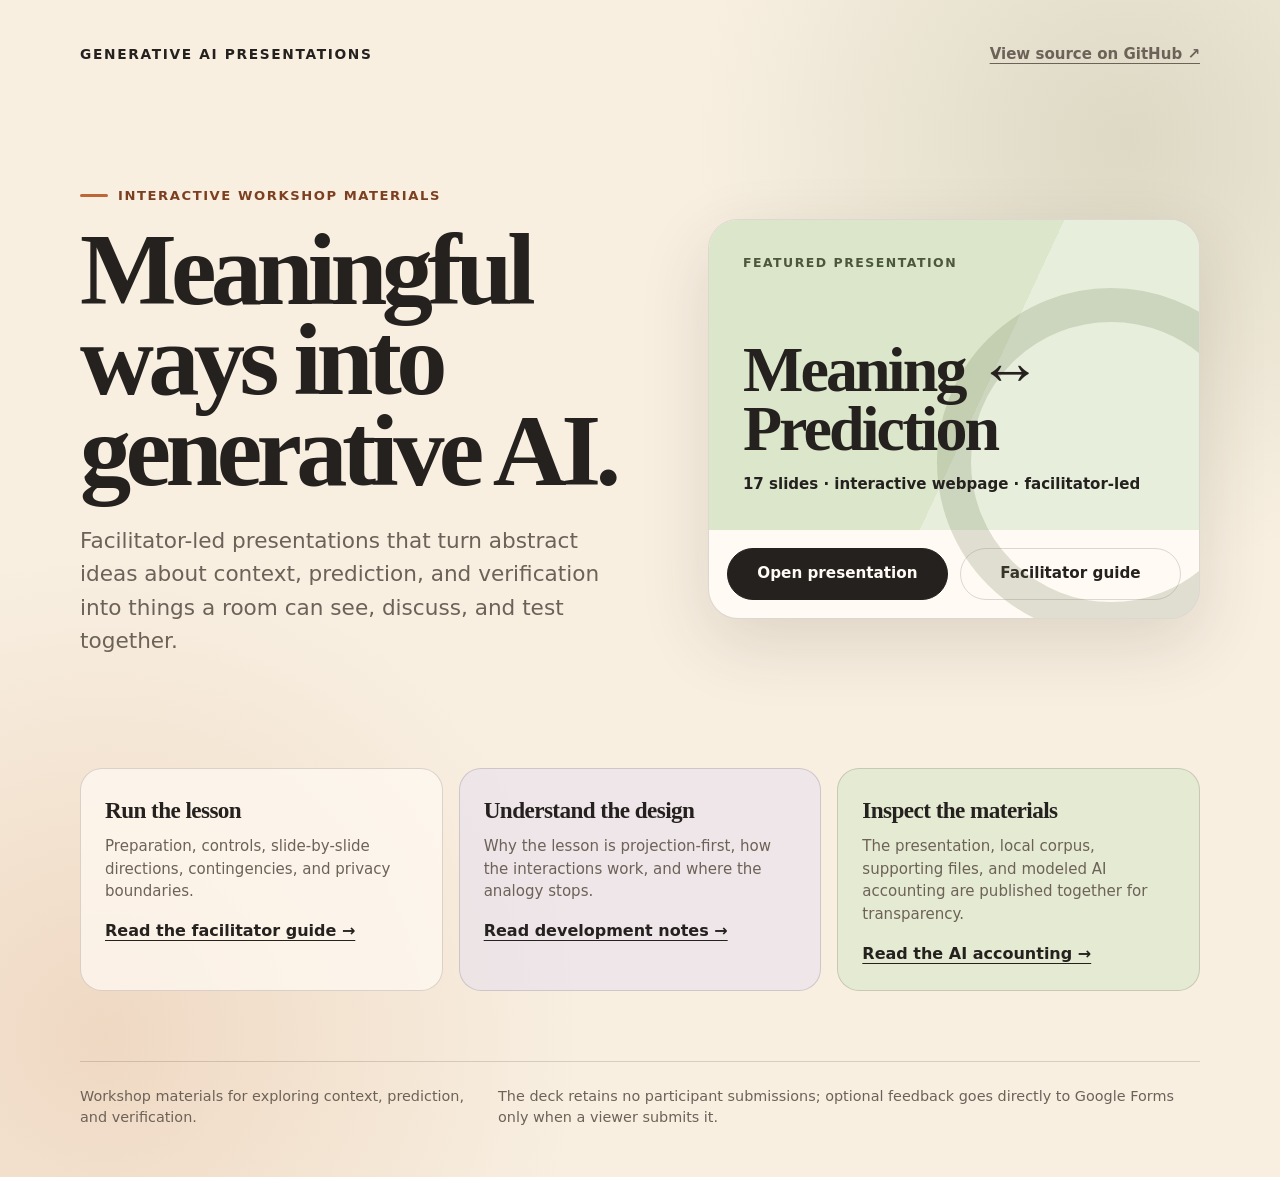
<file: index.html>
<!doctype html>
<html lang="en">
<head>
  <meta charset="utf-8">
  <meta name="viewport" content="width=device-width, initial-scale=1">
  <meta name="description" content="Interactive, facilitator-led presentations about generative AI, meaning, prediction, and verification.">
  <title>Generative AI Presentations</title>
  <style>
    :root {
      color-scheme: light;
      --paper: #f8efe1;
      --card: #fffaf3;
      --ink: #25211f;
      --muted: #6d6258;
      --clay: #bd6737;
      --clay-dark: #7c3f20;
      --sage: #dbe6ca;
      --olive: #6d7b53;
      --lavender: #e9e1ed;
      --line: rgba(37, 33, 31, 0.16);
      --shadow: 0 24px 70px rgba(65, 48, 34, 0.14);
    }

    * { box-sizing: border-box; }

    html { background: #24211f; }

    body {
      min-height: 100vh;
      margin: 0;
      color: var(--ink);
      background:
        radial-gradient(circle at 88% 12%, rgba(122, 138, 94, 0.22), transparent 27rem),
        radial-gradient(circle at 8% 88%, rgba(198, 113, 57, 0.18), transparent 30rem),
        var(--paper);
      font-family: Inter, ui-sans-serif, system-ui, -apple-system, BlinkMacSystemFont, "Segoe UI", sans-serif;
      line-height: 1.5;
    }

    a { color: inherit; }

    .shell {
      width: min(1120px, calc(100% - 40px));
      margin: 0 auto;
      padding: 28px 0 48px;
    }

    .topbar {
      display: flex;
      align-items: center;
      justify-content: space-between;
      gap: 24px;
      min-height: 52px;
      margin-bottom: clamp(52px, 8vw, 100px);
    }

    .brand {
      margin: 0;
      font-size: 0.86rem;
      font-weight: 800;
      letter-spacing: 0.12em;
      text-transform: uppercase;
    }

    .source-link {
      color: var(--muted);
      font-size: 0.94rem;
      font-weight: 700;
      text-underline-offset: 4px;
    }

    .source-link:hover { color: var(--ink); }

    .hero {
      display: grid;
      grid-template-columns: minmax(0, 1.05fr) minmax(320px, 0.95fr);
      gap: clamp(36px, 7vw, 84px);
      align-items: center;
    }

    .eyebrow {
      display: inline-flex;
      align-items: center;
      gap: 10px;
      margin: 0 0 20px;
      color: var(--clay-dark);
      font-size: 0.82rem;
      font-weight: 800;
      letter-spacing: 0.12em;
      text-transform: uppercase;
    }

    .eyebrow::before {
      width: 28px;
      height: 3px;
      border-radius: 999px;
      background: var(--clay);
      content: "";
    }

    h1 {
      max-width: 780px;
      margin: 0;
      font-family: Georgia, "Times New Roman", serif;
      font-size: clamp(3.4rem, 8vw, 7.6rem);
      font-weight: 700;
      letter-spacing: -0.055em;
      line-height: 0.88;
    }

    .intro {
      max-width: 620px;
      margin: 28px 0 0;
      color: var(--muted);
      font-size: clamp(1.08rem, 2vw, 1.35rem);
      line-height: 1.55;
    }

    .deck-card {
      position: relative;
      overflow: hidden;
      border: 1px solid var(--line);
      border-radius: 30px;
      background: var(--card);
      box-shadow: var(--shadow);
    }

    .deck-preview {
      position: relative;
      display: flex;
      min-height: 310px;
      flex-direction: column;
      justify-content: space-between;
      padding: 34px;
      background:
        linear-gradient(115deg, transparent 0 56%, rgba(255, 255, 255, 0.32) 56% 100%),
        var(--sage);
    }

    .deck-preview::after {
      position: absolute;
      right: -86px;
      bottom: -106px;
      width: 280px;
      height: 280px;
      border: 34px solid rgba(109, 123, 83, 0.22);
      border-radius: 50%;
      content: "";
    }

    .deck-kicker {
      position: relative;
      z-index: 1;
      margin: 0;
      color: #4c583d;
      font-size: 0.78rem;
      font-weight: 800;
      letter-spacing: 0.12em;
      text-transform: uppercase;
    }

    .deck-title {
      position: relative;
      z-index: 1;
      max-width: 360px;
      margin: 38px 0 14px;
      font-family: Georgia, "Times New Roman", serif;
      font-size: clamp(2.6rem, 5vw, 4.5rem);
      letter-spacing: -0.045em;
      line-height: 0.92;
    }

    .deck-meta {
      position: relative;
      z-index: 1;
      margin: 0;
      font-size: 0.94rem;
      font-weight: 700;
    }

    .deck-actions {
      display: grid;
      grid-template-columns: 1fr 1fr;
      gap: 12px;
      padding: 18px;
    }

    .button {
      display: inline-flex;
      min-height: 52px;
      align-items: center;
      justify-content: center;
      border: 1px solid var(--line);
      border-radius: 999px;
      padding: 12px 18px;
      background: transparent;
      font-size: 0.95rem;
      font-weight: 800;
      text-align: center;
      text-decoration: none;
      transition: transform 150ms ease, box-shadow 150ms ease, background 150ms ease;
    }

    .button.primary {
      border-color: var(--ink);
      color: #fffaf3;
      background: var(--ink);
    }

    .button:hover {
      transform: translateY(-2px);
      box-shadow: 0 9px 24px rgba(37, 33, 31, 0.13);
    }

    .button:focus-visible,
    .source-link:focus-visible {
      outline: 4px solid rgba(189, 103, 55, 0.34);
      outline-offset: 4px;
    }

    .resources {
      display: grid;
      grid-template-columns: repeat(3, 1fr);
      gap: 16px;
      margin-top: clamp(64px, 9vw, 110px);
    }

    .resource {
      min-height: 170px;
      border: 1px solid var(--line);
      border-radius: 22px;
      padding: 24px;
      background: rgba(255, 250, 243, 0.72);
    }

    .resource:nth-child(2) { background: rgba(233, 225, 237, 0.65); }
    .resource:nth-child(3) { background: rgba(219, 230, 202, 0.65); }

    .resource h2 {
      margin: 0 0 8px;
      font-family: Georgia, "Times New Roman", serif;
      font-size: 1.45rem;
      letter-spacing: -0.025em;
    }

    .resource p {
      margin: 0 0 16px;
      color: var(--muted);
      font-size: 0.94rem;
    }

    .resource a {
      font-weight: 800;
      text-underline-offset: 4px;
    }

    footer {
      display: flex;
      justify-content: space-between;
      gap: 24px;
      margin-top: 70px;
      border-top: 1px solid var(--line);
      padding-top: 24px;
      color: var(--muted);
      font-size: 0.9rem;
    }

    footer p { margin: 0; }

    @media (max-width: 820px) {
      .hero { grid-template-columns: 1fr; }
      .deck-card { max-width: 580px; }
      .resources { grid-template-columns: 1fr; }
    }

    @media (max-width: 520px) {
      .shell { width: min(100% - 24px, 1120px); padding-top: 16px; }
      .topbar { align-items: flex-start; flex-direction: column; gap: 8px; }
      .deck-preview { min-height: 270px; padding: 26px; }
      .deck-actions { grid-template-columns: 1fr; }
      footer { flex-direction: column; }
    }

    @media (prefers-reduced-motion: reduce) {
      .button { transition: none; }
    }
  </style>
</head>
<body>
  <div class="shell">
    <header class="topbar">
      <p class="brand">Generative AI Presentations</p>
      <a class="source-link" href="https://github.com/saberkhan372/GenAIPresentations">View source on GitHub ↗</a>
    </header>

    <main>
      <section class="hero" aria-labelledby="page-title">
        <div>
          <p class="eyebrow">Interactive workshop materials</p>
          <h1 id="page-title">Meaningful ways into generative AI.</h1>
          <p class="intro">Facilitator-led presentations that turn abstract ideas about context, prediction, and verification into things a room can see, discuss, and test together.</p>
        </div>

        <article class="deck-card" aria-labelledby="meaning-prediction-title">
          <div class="deck-preview">
            <p class="deck-kicker">Featured presentation</p>
            <div>
              <h2 class="deck-title" id="meaning-prediction-title">Meaning ↔ Prediction</h2>
              <p class="deck-meta">17 slides · interactive webpage · facilitator-led</p>
            </div>
          </div>
          <div class="deck-actions">
            <a class="button primary" href="./meaning-prediction/">Open presentation</a>
            <a class="button" href="./meaning-prediction/facilitator-guide.html">Facilitator guide</a>
          </div>
        </article>
      </section>

      <section class="resources" aria-label="Presentation resources">
        <article class="resource">
          <h2>Run the lesson</h2>
          <p>Preparation, controls, slide-by-slide directions, contingencies, and privacy boundaries.</p>
          <a href="./meaning-prediction/facilitator-guide.html">Read the facilitator guide →</a>
        </article>
        <article class="resource">
          <h2>Understand the design</h2>
          <p>Why the lesson is projection-first, how the interactions work, and where the analogy stops.</p>
          <a href="./meaning-prediction/development-notes.html">Read development notes →</a>
        </article>
        <article class="resource">
          <h2>Inspect the materials</h2>
          <p>The presentation, local corpus, supporting files, and modeled AI accounting are published together for transparency.</p>
          <a href="./meaning-prediction/AI-accounting.html">Read the AI accounting →</a>
        </article>
      </section>
    </main>

    <footer>
      <p>Workshop materials for exploring context, prediction, and verification.</p>
      <p>The deck retains no participant submissions; optional feedback goes directly to Google Forms only when a viewer submits it.</p>
    </footer>
  </div>
</body>
</html>
</file>
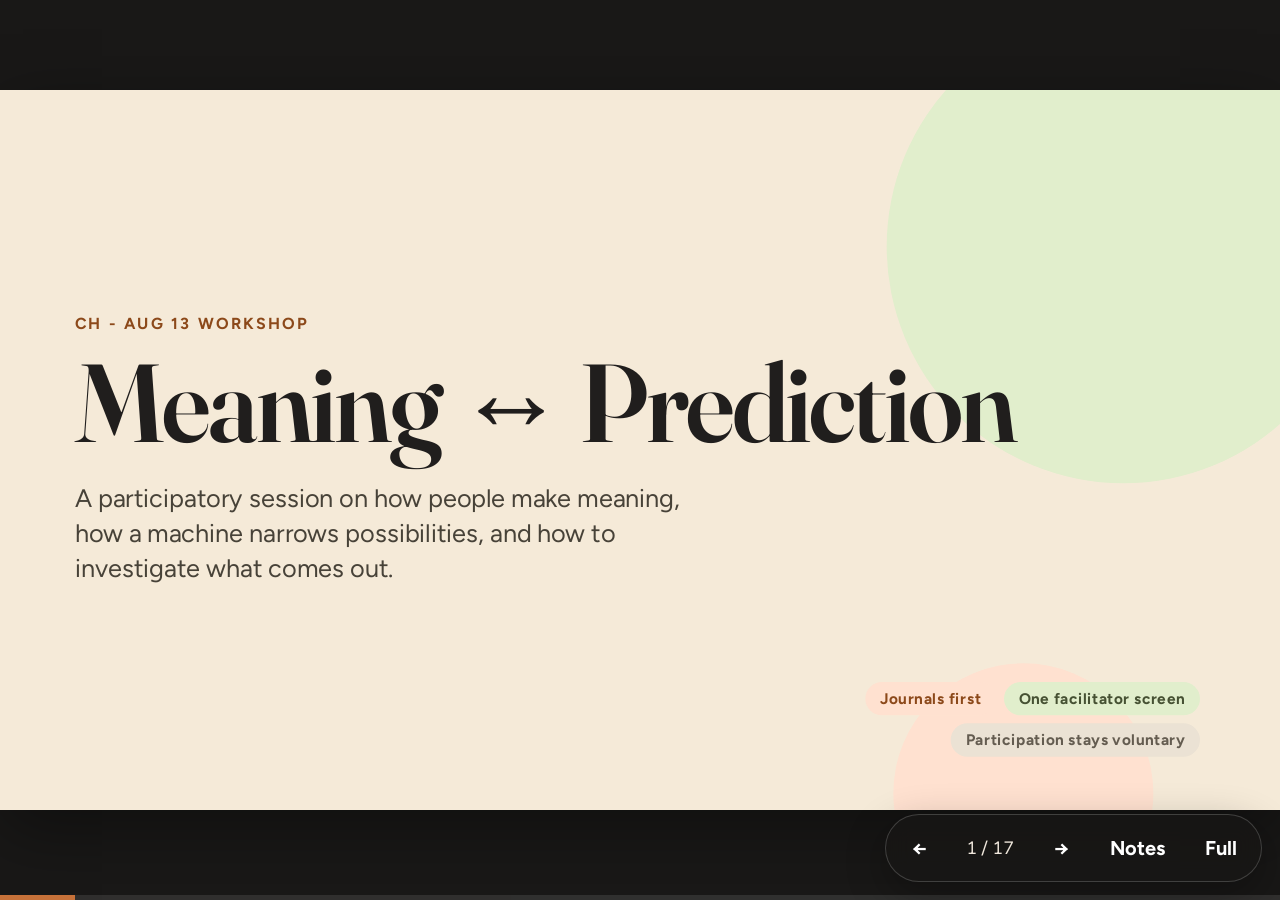
<file: meaning-prediction/index.html>
<!doctype html>
<html lang="en">
<head>
  <meta charset="utf-8">
  <meta name="viewport" content="width=device-width, initial-scale=1, viewport-fit=cover">
  <meta name="color-scheme" content="light">
  <title>Meaning ↔ Prediction — Canonical Lesson</title>
  <link rel="preconnect" href="https://fonts.googleapis.com">
  <link rel="preconnect" href="https://fonts.gstatic.com" crossorigin>
  <link href="https://fonts.googleapis.com/css2?family=Figtree:wght@400;600;700&amp;family=Fraunces:opsz,wght@9..144,600;9..144,700&amp;display=swap" rel="stylesheet">
  <style>
    :root {
      --cream: #f5ead8;
      --paper: #f9f4ed;
      --ink: #201e1d;
      --muted: #645c50;
      --line: #d5cab9;
      --clay: #c67139;
      --clay-dark: #8c491a;
      --peach: #ffe1d0;
      --olive: #7a8a5e;
      --sage: #e1eecc;
      --dark: #2e2b25;
      --canvas-w: 1920;
      --canvas-h: 1080;
      --scale: 1;
      --offset-x: 0px;
      --offset-y: 0px;
    }

    * { box-sizing: border-box; }

    html,
    body {
      width: 100%;
      height: 100%;
      margin: 0;
      overflow: hidden;
      background: #191817;
      color: var(--ink);
      font-family: "Figtree", Avenir, "Helvetica Neue", Arial, sans-serif;
    }

    button,
    a { font: inherit; }

    button { color: inherit; }

    button:focus-visible,
    a:focus-visible,
    [tabindex]:focus-visible {
      outline: 7px solid #2363d1;
      outline-offset: 5px;
    }

    .sr-only {
      position: absolute !important;
      width: 1px !important;
      height: 1px !important;
      padding: 0 !important;
      margin: -1px !important;
      overflow: hidden !important;
      clip: rect(0, 0, 0, 0) !important;
      white-space: nowrap !important;
      border: 0 !important;
    }

    #deck-shell {
      position: fixed;
      inset: 0;
      background: #191817;
      overflow: hidden;
    }

    #deck-canvas {
      position: absolute;
      left: var(--offset-x);
      top: var(--offset-y);
      width: calc(var(--canvas-w) * 1px);
      height: calc(var(--canvas-h) * 1px);
      transform: scale(var(--scale));
      transform-origin: 0 0;
      background: var(--cream);
      overflow: hidden;
      box-shadow: 0 30px 100px rgba(0, 0, 0, .38);
    }

    .slide {
      position: absolute;
      inset: 0;
      display: none;
      width: 1920px;
      height: 1080px;
      padding: 88px 112px;
      background: var(--cream);
      overflow: hidden;
    }

    .slide.is-active { display: flex; }

    h1,
    h2,
    h3,
    .display {
      margin: 0;
      font-family: "Fraunces", Georgia, serif;
      font-weight: 600;
      letter-spacing: -.025em;
    }

    h1 { font-size: 166px; line-height: .91; }
    h2 { font-size: 98px; line-height: .98; }
    h3 { font-size: 46px; line-height: 1.08; }

    p { margin: 0; }

    .eyebrow {
      display: flex;
      align-items: center;
      gap: 20px;
      color: var(--muted);
      font-size: 24px;
      font-weight: 700;
      letter-spacing: .14em;
      text-transform: uppercase;
    }

    .time-pill,
    .tag {
      display: inline-flex;
      align-items: center;
      min-height: 50px;
      padding: 8px 22px;
      border-radius: 999px;
      background: var(--peach);
      color: var(--clay-dark);
      font-size: 23px;
      font-weight: 700;
      letter-spacing: .04em;
      white-space: nowrap;
    }

    .tag.sage { background: var(--sage); color: #465133; }
    .tag.dark { background: var(--ink); color: #fff; }
    .tag.neutral { background: #ebe2d4; color: var(--muted); }

    .lead {
      max-width: 38ch;
      color: #474238;
      font-size: 38px;
      line-height: 1.38;
    }

    .small { font-size: 24px; line-height: 1.4; }
    .body { font-size: 30px; line-height: 1.42; }
    .body-lg { font-size: 36px; line-height: 1.4; }

    .card {
      border: 2px solid var(--line);
      border-radius: 38px;
      background: var(--paper);
    }

    .card.peach { border: 0; background: var(--peach); }
    .card.sage { border: 0; background: var(--sage); }
    .card.olive { border: 0; background: var(--olive); color: #fff; }
    .card.dark { border: 0; background: var(--dark); color: #fff; }

    .primary,
    .secondary,
    .round-button,
    .chip-button {
      border: 0;
      border-radius: 999px;
      cursor: pointer;
      font-weight: 700;
      transition: transform .15s ease, background-color .15s ease, color .15s ease;
    }

    .primary:hover,
    .secondary:hover,
    .round-button:hover,
    .chip-button:hover { transform: translateY(-2px); }

    .primary {
      padding: 20px 34px;
      background: var(--clay);
      color: #fff;
      font-size: 26px;
    }

    .secondary {
      padding: 18px 30px;
      border: 2px solid #bcb19f;
      background: transparent;
      color: var(--ink);
      font-size: 25px;
    }

    .round-button {
      width: 64px;
      height: 64px;
      border: 2px solid #bcb19f;
      background: transparent;
      font-size: 34px;
      line-height: 1;
    }

    .round-button.filled { border: 0; background: var(--ink); color: #fff; }

    .chip-button {
      padding: 16px 25px;
      border: 2px solid var(--line);
      background: var(--paper);
      font-size: 25px;
    }

    .chip-button[aria-pressed="true"] {
      border-color: var(--olive);
      background: var(--sage);
      color: #374127;
    }

    .underlined-clay {
      border-bottom: 5px dashed var(--clay);
    }

    /* Persistent projection controls */
    #deck-controls {
      position: fixed;
      z-index: 80;
      right: max(18px, env(safe-area-inset-right));
      bottom: max(18px, env(safe-area-inset-bottom));
      display: flex;
      align-items: center;
      gap: 10px;
      padding: 9px;
      border: 1px solid rgba(255, 255, 255, .18);
      border-radius: 999px;
      background: rgba(24, 23, 22, .86);
      color: #fff;
      box-shadow: 0 12px 40px rgba(0, 0, 0, .3);
      backdrop-filter: blur(12px);
    }

    #deck-controls button {
      min-width: 48px;
      height: 48px;
      padding: 0 15px;
      border: 0;
      border-radius: 999px;
      background: transparent;
      color: #fff;
      cursor: pointer;
      font-size: 20px;
      font-weight: 700;
    }

    #deck-controls button:hover { background: rgba(255, 255, 255, .14); }
    #deck-controls button[aria-pressed="true"] { background: var(--clay); }

    #slide-counter {
      min-width: 74px;
      text-align: center;
      color: #eee6db;
      font-size: 18px;
      font-variant-numeric: tabular-nums;
    }

    #progress-track {
      position: fixed;
      z-index: 75;
      left: 0;
      right: 0;
      bottom: 0;
      height: 5px;
      background: rgba(255, 255, 255, .1);
    }

    #progress-bar {
      width: 0;
      height: 100%;
      background: var(--clay);
      transition: width .2s ease;
    }

    #notes-panel {
      position: fixed;
      z-index: 90;
      left: 18px;
      bottom: 18px;
      width: min(680px, calc(100vw - 36px));
      max-height: min(52vh, 540px);
      padding: 26px 30px;
      border: 1px solid rgba(255, 255, 255, .18);
      border-radius: 26px;
      background: rgba(27, 26, 25, .96);
      color: #fff;
      box-shadow: 0 18px 60px rgba(0, 0, 0, .4);
      overflow: auto;
      transform: translateY(calc(100% + 30px));
      opacity: 0;
      pointer-events: none;
      transition: transform .22s ease, opacity .22s ease;
    }

    #notes-panel.is-open {
      transform: translateY(0);
      opacity: 1;
      pointer-events: auto;
    }

    #notes-panel h2 {
      margin: 0 0 14px;
      font-family: inherit;
      font-size: 18px;
      font-weight: 700;
      letter-spacing: .12em;
      text-transform: uppercase;
    }

    #notes-content { font-size: 20px; line-height: 1.5; }

    #startup-error {
      position: fixed;
      z-index: 120;
      inset: 30px;
      display: none;
      align-items: center;
      justify-content: center;
      padding: 50px;
      background: #fff4e8;
      color: #3b2417;
      font-size: 26px;
      line-height: 1.5;
      text-align: center;
    }

    /* Slide 1 */
    .title-slide {
      flex-direction: column;
      justify-content: center;
    }

    .title-slide h1 { position: relative; z-index: 2; max-width: 15ch; margin-top: 28px; }
    .title-slide .lead { position: relative; z-index: 2; margin-top: 42px; }

    .orb {
      position: absolute;
      border-radius: 50%;
      pointer-events: none;
    }

    .orb.one { right: -120px; top: -120px; width: 710px; height: 710px; background: var(--sage); }
    .orb.two { right: 190px; bottom: -170px; width: 390px; height: 390px; background: var(--peach); }

    .room-setup {
      position: absolute;
      z-index: 2;
      right: 120px;
      bottom: 80px;
      display: flex;
      gap: 12px;
      flex-wrap: wrap;
      max-width: 540px;
      justify-content: flex-end;
    }

    /* Slide 2 */
    .warmup-embed { flex-direction: column; }

    .warmup-layout {
      display: grid;
      grid-template-columns: 1.42fr .58fr;
      gap: 36px;
      min-height: 0;
      margin-top: 34px;
      flex: 1;
    }

    .embed-frame {
      position: relative;
      min-height: 0;
      overflow: hidden;
      border: 3px solid var(--ink);
      border-radius: 38px;
      background: #fff;
    }

    .embed-frame iframe { width: 100%; height: 100%; border: 0; background: #fff; }

    .embed-label {
      position: absolute;
      z-index: 2;
      left: 20px;
      top: 18px;
      padding: 9px 16px;
      border-radius: 999px;
      background: rgba(32, 30, 29, .88);
      color: #fff;
      font-size: 18px;
      font-weight: 700;
      pointer-events: none;
    }

    .warmup-side {
      display: flex;
      flex-direction: column;
      gap: 24px;
    }

    .warmup-side .card { padding: 34px 36px; }

    .warmup-side a {
      display: inline-flex;
      justify-content: center;
      padding: 19px 24px;
      border-radius: 999px;
      background: var(--ink);
      color: #fff;
      font-size: 25px;
      font-weight: 700;
      text-decoration: none;
    }

    /* Slide 3 */
    .debrief-slide { flex-direction: column; }

    .debrief-grid {
      display: grid;
      grid-template-columns: 1fr 1fr;
      gap: 34px;
      margin-top: 54px;
      flex: 1;
    }

    .debrief-grid .card { padding: 52px 56px; }

    .question-mark {
      width: 66px;
      height: 66px;
      margin-bottom: 34px;
      border-radius: 50%;
      background: var(--clay);
    }

    .question-mark.olive { background: var(--olive); }

    .debrief-grid h3 { font-size: 54px; }

    .debrief-footer {
      display: flex;
      align-items: center;
      justify-content: space-between;
      margin-top: 30px;
      padding-top: 28px;
      border-top: 3px solid #c6baa8;
    }

    /* Slide 4 */
    .matrix-slide { display: none; grid-template-columns: .82fr 1.18fr; gap: 76px; align-items: center; }
    .matrix-slide.is-active { display: grid; }

    #matrix {
      position: relative;
      height: 790px;
      border: 3px solid var(--line);
      border-radius: 44px;
      background: var(--paper);
      cursor: crosshair;
      touch-action: none;
      overflow: hidden;
    }

    #matrix::before,
    #matrix::after { content: ""; position: absolute; background: var(--line); }
    #matrix::before { left: 50%; top: 0; bottom: 0; width: 3px; }
    #matrix::after { top: 50%; left: 0; right: 0; height: 3px; }

    #matrix-dot {
      position: absolute;
      z-index: 3;
      left: 50%;
      top: 50%;
      width: 74px;
      height: 74px;
      border: 8px solid #fff;
      border-radius: 50%;
      background: var(--clay);
      box-shadow: 0 12px 30px rgba(92, 51, 24, .28);
      transform: translate(-50%, -50%);
    }

    .axis-label { position: absolute; z-index: 2; color: var(--muted); font-size: 24px; font-weight: 700; }
    .axis-label.top { top: 28px; left: 50%; transform: translateX(-50%); }
    .axis-label.bottom { bottom: 28px; left: 50%; transform: translateX(-50%); }
    .axis-label.left { left: 28px; top: 50%; transform: translateY(-50%) rotate(-90deg); }
    .axis-label.right { right: 28px; top: 50%; transform: translateY(-50%) rotate(90deg); }

    #matrix-status { margin-top: 26px; color: var(--clay-dark); font-size: 25px; font-weight: 700; }

    /* Slides 5 and 6 */
    .sentence-slide { flex-direction: column; }

    .sentence-quote {
      max-width: 24ch;
      margin: 44px 0;
      font-family: "Fraunces", Georgia, serif;
      font-size: 100px;
      line-height: 1.08;
    }

    .sentence-prompts { display: grid; grid-template-columns: repeat(3, 1fr); gap: 26px; margin-top: auto; }
    .sentence-prompts .card { padding: 34px 38px; font-size: 30px; line-height: 1.35; }

    .perspective-slide { flex-direction: column; }

    .persona-tabs { display: grid; grid-template-columns: repeat(4, 1fr); gap: 18px; margin-top: 34px; }

    .persona-button {
      padding: 26px 22px;
      border: 3px solid var(--line);
      border-radius: 28px;
      background: var(--paper);
      cursor: pointer;
      text-align: left;
    }

    .persona-button .role { display: block; font-family: "Fraunces", Georgia, serif; font-size: 40px; }
    .persona-button .place { display: block; margin-top: 8px; color: var(--muted); font-size: 22px; }
    .persona-button[aria-pressed="true"] { border-color: var(--clay); background: var(--peach); }

    #persona-panel {
      display: grid;
      grid-template-columns: 1.12fr .88fr;
      gap: 34px;
      margin-top: 28px;
      padding: 42px 48px;
      flex: 1;
    }

    .meaning-chips { display: flex; flex-wrap: wrap; align-content: flex-start; gap: 16px; margin-top: 26px; }
    .meaning-chips span { padding: 15px 26px; border-radius: 999px; background: var(--peach); font-size: 30px; font-weight: 600; }

    .persona-question { align-self: stretch; padding: 36px 40px; border-radius: 30px; background: var(--sage); }
    .persona-question p { margin-top: 20px; color: #3f492f; font-size: 32px; line-height: 1.42; font-style: italic; }

    /* Slide 7 */
    .context-slide { flex-direction: column; }

    .context-grid { display: grid; grid-template-columns: repeat(3, 1fr); gap: 30px; margin: 52px 0 auto; }
    .context-grid .card { min-height: 390px; padding: 46px 48px; }
    .context-grid h3 { font-size: 52px; }
    .context-grid p { margin-top: 24px; font-size: 29px; line-height: 1.42; }

    .context-claim { padding-top: 36px; border-top: 3px solid #c6baa8; font-family: "Fraunces", Georgia, serif; font-size: 50px; line-height: 1.24; }

    /* Slide 8 */
    .pipeline-slide { flex-direction: column; }

    .pipeline {
      display: grid;
      grid-template-columns: repeat(6, 1fr);
      gap: 16px;
      align-items: stretch;
      margin-top: 42px;
    }

    .pipeline-step { position: relative; min-height: 210px; padding: 30px 28px; border: 2px solid var(--line); border-radius: 30px; background: var(--paper); }
    .pipeline-step:not(:last-child)::after { content: "→"; position: absolute; z-index: 4; right: -27px; top: 80px; width: 36px; color: var(--clay); font-family: "Fraunces", Georgia, serif; font-size: 44px; text-align: center; }
    .pipeline-number { display: flex; width: 48px; height: 48px; align-items: center; justify-content: center; border-radius: 50%; background: var(--clay); color: #fff; font-family: "Fraunces", Georgia, serif; font-size: 25px; }
    .pipeline-step h3 { margin-top: 24px; font-family: inherit; font-size: 27px; font-weight: 700; }
    .pipeline-step p { margin-top: 12px; color: var(--muted); font-size: 22px; line-height: 1.35; }

    .pipeline-demo { display: grid; grid-template-columns: .92fr 1.08fr; gap: 28px; margin-top: 34px; min-height: 0; flex: 1; }
    .pipeline-demo .card { padding: 30px 34px; overflow: hidden; }
    .excerpt-list { display: grid; gap: 12px; margin-top: 18px; }
    .excerpt { padding: 13px 16px; border-radius: 16px; background: #efe5d7; font-family: Georgia, serif; font-size: 22px; line-height: 1.35; }
    mark { padding: 1px 5px; border-radius: 5px; background: var(--peach); color: var(--ink); }

    .mini-bars { display: grid; gap: 14px; margin-top: 18px; }
    .mini-bar-row { display: grid; grid-template-columns: 140px 1fr 110px; gap: 14px; align-items: center; font-size: 23px; font-weight: 700; }
    .mini-track { height: 22px; overflow: hidden; border-radius: 999px; background: #e6ddd0; }
    .mini-fill { height: 100%; border-radius: inherit; background: var(--clay); }

    /* Slide 9 */
    .prediction-slide { display: none; padding: 52px 86px; }
    .prediction-slide.is-active { display: flex; }

    .prediction-machine {
      display: flex;
      width: 100%;
      min-height: 0;
      padding: 28px 42px;
      flex-direction: column;
      gap: 14px;
      border-radius: 42px;
      background: var(--dark);
      color: #fff;
      box-shadow: 0 22px 60px rgba(31, 31, 28, .16);
    }
    .prediction-topline { display: flex; align-items: center; justify-content: space-between; gap: 26px; color: #bcb3a6; font-size: 19px; font-weight: 800; letter-spacing: .11em; text-transform: uppercase; }
    .prediction-topline .part-marker { color: #c8d5b3; }
    .prediction-topline .corpus-warning { max-width: 760px; color: #c9c1b6; font-size: 17px; letter-spacing: .02em; text-align: right; text-transform: none; }
    .prediction-heading { display: flex; align-items: end; justify-content: space-between; gap: 36px; }
    .prediction-heading h2 { color: #fff; font-size: 62px; }
    .prediction-goal { max-width: 720px; padding-bottom: 7px; color: #ffd2b7; font-family: "Fraunces", Georgia, serif; font-size: 30px; line-height: 1.24; text-align: right; }

    .prediction-zone { border: 2px solid #514d46; border-radius: 28px; background: #302e2a; }
    .prediction-zone-label { color: #bcb3a6; font-size: 17px; font-weight: 800; letter-spacing: .11em; text-transform: uppercase; }
    .prediction-phrase-zone { min-height: 194px; padding: 22px 28px 18px; }
    .prediction-sequence { min-height: 82px; margin-top: 8px; font-family: "Fraunces", Georgia, serif; font-size: 51px; line-height: 1.15; }
    .prediction-sequence.is-long { font-size: 42px; }
    .prediction-sequence.is-very-long { font-size: 34px; }
    .prediction-sequence .context-word { color: #ffad77; }
    .prediction-sequence .cursor-word { display: inline-block; min-width: 54px; border-bottom: 4px solid #ffad77; color: #ffad77; }
    #prediction-feedback { min-height: 28px; margin-top: 7px; color: #d9d0c4; font-size: 20px; line-height: 1.35; }
    #prediction-feedback strong { color: #ffd2b7; }

    .prediction-choice-zone { min-height: 0; padding: 20px 28px 24px; flex: 1; }
    .prediction-choice-heading { display: flex; align-items: baseline; justify-content: space-between; gap: 24px; }
    #prediction-instruction { color: #d0c7bc; font-size: 19px; line-height: 1.35; text-align: right; }
    #candidate-list { display: grid; grid-template-columns: repeat(4, 1fr); gap: 12px; margin-top: 15px; min-height: 0; }
    .candidate-button { min-height: 64px; padding: 10px 16px; border: 2px solid #625c53; border-radius: 18px; background: #3b3832; color: #fff; cursor: pointer; font-size: 25px; font-weight: 750; line-height: 1.12; text-align: center; }
    .candidate-button:hover,
    .candidate-button:focus-visible { border-color: #ffad77; background: #4c3b30; }
    .candidate-button:disabled { cursor: not-allowed; opacity: .38; }
    .candidate-button.seed-button { min-height: 78px; color: #ffd2b7; font-family: "Fraunces", Georgia, serif; font-size: 31px; }
    .candidate-frequency { display: block; margin-top: 5px; color: #ffd2b7; font-size: 15px; font-weight: 750; letter-spacing: .01em; line-height: 1.15; }
    .prediction-empty { grid-column: 1 / -1; align-self: center; color: #ddd4c9; font-size: 24px; line-height: 1.35; text-align: center; }

    .prediction-actions { display: flex; align-items: center; gap: 12px; padding-top: 1px; }
    .prediction-actions button { min-height: 48px; padding: 10px 19px; font-size: 19px; }
    .prediction-actions button:disabled { cursor: not-allowed; opacity: .38; transform: none; }
    .prediction-actions .source-control { border-color: transparent; color: #bcb3a6; }
    .prediction-actions .source-control:hover,
    .prediction-actions .source-control:focus-visible { border-color: #716b62; color: #fff; }
    .source-reveal { max-width: 1120px; padding: 13px 18px; border: 1px dashed #716b62; border-radius: 17px; background: #37342f; color: #d7cec2; font-size: 18px; line-height: 1.36; }
    .source-reveal strong { color: #fff; }
    #source-reveal-copy[hidden] { display: none; }

    /* Slide 10 */
    .analogy-slide { flex-direction: column; }
    .compare-grid { display: grid; grid-template-columns: 1fr 1fr; gap: 32px; margin-top: 46px; flex: 1; }
    .compare-grid .card { position: relative; padding: 48px 52px; overflow: hidden; }
    .compare-grid h3 { font-size: 54px; }
    .compare-grid ul { margin: 34px 0 0; padding-left: 30px; font-size: 30px; line-height: 1.55; }
    .compare-grid li + li { margin-top: 10px; }
    .compare-symbol { position: absolute; right: -25px; bottom: -85px; color: rgba(198, 113, 57, .16); font-family: "Fraunces", Georgia, serif; font-size: 280px; }

    /* Slide 11 */
    .output-slide { flex-direction: column; }

    /* Slide 12 */
    .generation-slide { flex-direction: column; }
    .prompt-grid { display: grid; grid-template-columns: 1fr 1fr; gap: 32px; margin: 40px 0 28px; }
    .prompt-card { position: relative; min-height: 300px; padding: 40px 42px 34px; }
    .prompt-letter { display: inline-flex; width: 60px; height: 60px; align-items: center; justify-content: center; border-radius: 50%; background: var(--clay); color: #fff; font-family: "Fraunces", Georgia, serif; font-size: 31px; }
    .prompt-letter.b { background: var(--olive); }
    .prompt-copy { position: absolute; right: 30px; top: 28px; padding: 13px 22px; border: 2px solid var(--line); border-radius: 999px; background: transparent; cursor: pointer; font-size: 21px; font-weight: 700; }
    .prompt-text { margin-top: 28px; font-size: 37px; line-height: 1.35; }
    .changed { padding: 2px 6px; border-radius: 8px; background: var(--sage); }
    .investigation-steps { display: grid; grid-template-columns: repeat(4, 1fr); gap: 16px; margin-top: auto; }
    .investigation-steps div { min-height: 96px; padding: 22px 24px; border: 3px dashed #c4b7a5; border-radius: 24px; font-size: 24px; line-height: 1.3; }
    .investigation-steps strong { margin-right: 8px; color: var(--clay); font-family: "Fraunces", Georgia, serif; font-size: 31px; }

    /* Slide 14 */
    .word-test-slide { flex-direction: column; padding: 48px 76px 42px; }
    .word-test-header { display: grid; grid-template-columns: minmax(0, 1fr) auto; gap: 28px; align-items: end; }
    .word-test-heading h2 { margin-top: 10px; font-size: 68px; line-height: 1; }
    .word-test-heading p { max-width: 970px; margin-top: 10px; color: var(--muted); font-size: 20px; font-weight: 700; line-height: 1.3; }
    .word-test-controls { display: grid; gap: 9px; justify-items: end; }
    .word-test-control-row { display: flex; align-items: center; gap: 8px; }
    .word-test-control-row > span { margin-right: 3px; color: var(--muted); font-size: 14px; font-weight: 800; letter-spacing: .08em; text-transform: uppercase; }
    .word-test-control-row .chip-button { min-height: 43px; padding: 8px 14px; font-size: 17px; }
    .word-test-control-row .chip-button[aria-pressed="true"] { border-color: #6f537b; background: #ded1e5; color: #45304e; }
    .word-control-button[aria-pressed="true"] { border-color: var(--clay) !important; background: var(--peach) !important; color: var(--ink) !important; }
    .word-test-lanes { display: grid; grid-template-rows: repeat(3, minmax(0, 1fr)); gap: 12px; min-height: 0; flex: 1; margin-top: 18px; }
    .word-test-lane { display: grid; grid-template-columns: 180px minmax(0, .93fr) minmax(0, 1.07fr); gap: 16px; min-height: 0; padding: 14px 16px; border: 2px solid var(--line); border-radius: 22px; background: rgba(255, 255, 255, .74); }
    .word-test-lane.edit { border-color: #b7c39b; background: rgba(214, 222, 190, .42); }
    .word-test-lane.return { background: rgba(255, 255, 255, .52); }
    .word-test-step { display: flex; min-width: 0; flex-direction: column; justify-content: center; padding-right: 12px; border-right: 2px solid rgba(100, 92, 80, .16); }
    .word-test-step b { color: var(--clay-dark); font-size: 14px; letter-spacing: .08em; text-transform: uppercase; }
    .word-test-step strong { margin-top: 4px; font-family: "Fraunces", Georgia, serif; font-size: 25px; line-height: 1.08; }
    .word-test-step span { margin-top: 5px; color: var(--muted); font-size: 14px; font-weight: 700; line-height: 1.23; }
    .word-test-prompt { display: flex; min-width: 0; flex-direction: column; justify-content: center; }
    .word-test-prompt-label,
    .word-test-outcome label { color: var(--muted); font-size: 14px; font-weight: 800; letter-spacing: .06em; text-transform: uppercase; }
    .word-prompt-surface { display: flex; min-height: 70px; margin-top: 6px; align-items: center; padding: 12px 14px; border: 2px solid #d3c8b8; border-radius: 15px; background: #fff; font-size: 19px; font-weight: 700; line-height: 1.28; }
    .word-edit-composer { display: flex; flex-wrap: wrap; gap: 5px; align-items: center; }
    .word-edit-phrase { width: min(250px, 100%); height: 43px; padding: 7px 10px; border: 2px solid var(--olive); border-radius: 10px; background: #fafff2; color: var(--ink); font: inherit; font-size: 19px; font-weight: 800; }
    .word-edit-meta { display: flex; align-items: center; justify-content: space-between; gap: 10px; margin-top: 6px; }
    #word-edit-diff { min-width: 0; color: var(--muted); font-size: 14px; font-weight: 700; line-height: 1.2; }
    #word-restore-control { flex: 0 0 auto; padding: 6px 11px; border: 2px solid #bcb19f; border-radius: 999px; background: transparent; cursor: pointer; color: var(--ink); font-size: 13px; font-weight: 800; }
    .word-test-outcome { display: flex; min-width: 0; min-height: 0; flex-direction: column; }
    .word-test-outcome textarea { width: 100%; min-height: 0; flex: 1; margin-top: 6px; padding: 11px 13px; border: 2px solid #b9ad9b; border-radius: 14px; background: #fff; color: var(--ink); font-size: 18px; line-height: 1.3; resize: none; }
    .word-test-slide input:focus-visible,
    .word-test-slide textarea:focus-visible,
    .word-test-slide button:focus-visible { outline: 6px solid #2363d1; outline-offset: 3px; }
    .word-test-footer { display: grid; grid-template-columns: 1.02fr .98fr; gap: 16px; align-items: stretch; margin-top: 13px; }
    .word-test-claim { display: flex; align-items: center; padding: 14px 18px; border-radius: 18px; background: var(--dark); color: #fff; font-family: "Fraunces", Georgia, serif; font-size: 24px; line-height: 1.16; }
    .word-test-guardrail { display: flex; align-items: center; padding: 12px 16px; border: 2px solid rgba(111, 83, 123, .22); border-radius: 18px; background: rgba(111, 83, 123, .08); color: var(--muted); font-size: 14px; font-weight: 700; line-height: 1.27; }

    /* Slide 14 */
    .close-slide { flex-direction: column; padding: 66px 96px; }
    .reflection-grid { display: grid; grid-template-columns: 1fr 1fr; gap: 28px; margin: 28px 0 22px; }
    .reflection-grid .card { padding: 28px 36px; }
    .reflection-grid p { font-size: 29px; line-height: 1.35; }
    .room-findings { padding: 25px 34px; min-height: 220px; }
    .findings-content { display: grid; grid-template-columns: 1.05fr .95fr; gap: 30px; margin-top: 16px; }
    #prediction-recap { font-size: 22px; line-height: 1.5; }
    #prediction-recap .tag { margin: 0 8px 8px 0; min-height: 38px; padding: 5px 14px; font-size: 18px; }
    .closing-line { display: flex; align-items: flex-end; justify-content: space-between; gap: 30px; margin-top: auto; padding-top: 18px; }
    .closing-line .display { max-width: 30ch; font-size: 37px; line-height: 1.22; }

    /* Final revision: projection-first pacing and room interactions */
    .time-pill { display: none; }

    /* One visual grammar, three distinct lesson parts. Neutral bookends retain
       the standard cream canvas; each instructional part uses the same inset
       rail and quiet concentric-circle motif in its own accessible tint. */
    .part-one,
    .part-two,
    .prediction-slide,
    .part-three {
      background-repeat: no-repeat;
      background-size: auto;
    }

    .part-one {
      background-color: #f6e5da;
      background-image: radial-gradient(circle at 95% 9%, transparent 0 58px, rgba(198, 113, 57, .17) 59px 65px, transparent 66px 90px, rgba(198, 113, 57, .09) 91px 98px, transparent 99px);
      box-shadow: inset 18px 0 0 var(--clay);
    }

    .part-two,
    .prediction-slide {
      background-color: #e8efde;
      background-image: radial-gradient(circle at 95% 9%, transparent 0 58px, rgba(122, 138, 94, .2) 59px 65px, transparent 66px 90px, rgba(122, 138, 94, .1) 91px 98px, transparent 99px);
      box-shadow: inset 18px 0 0 var(--olive);
    }

    .part-three {
      background-color: #ece5f0;
      background-image: radial-gradient(circle at 95% 9%, transparent 0 58px, rgba(111, 83, 123, .18) 59px 65px, transparent 66px 90px, rgba(111, 83, 123, .09) 91px 98px, transparent 99px);
      box-shadow: inset 18px 0 0 #6f537b;
    }

    .part-one > .eyebrow { color: var(--clay-dark); }
    .part-two > .eyebrow { color: #465133; }
    .part-three > .eyebrow { color: #594161; }

    .bridge-strip,
    .task-strip {
      display: flex;
      align-items: center;
      justify-content: space-between;
      gap: 28px;
      padding: 24px 30px;
      border-radius: 28px;
      background: var(--dark);
      color: #fff;
      font-size: 28px;
      line-height: 1.35;
    }

    .bridge-strip strong,
    .task-strip strong { color: #ffd2b7; }

    .debrief-grid.three { grid-template-columns: repeat(3, 1fr); margin-top: 38px; }
    .debrief-grid.three .card { padding: 38px 40px; }
    .debrief-grid.three h3 { font-size: 42px; }
    .debrief-grid.three .body-lg { font-size: 29px; }

    #matrix { isolation: isolate; }
    .matrix-dot {
      position: absolute;
      z-index: 5;
      width: 52px;
      height: 52px;
      border: 6px solid rgba(255, 255, 255, .95);
      border-radius: 50%;
      background: var(--dot-color, var(--clay));
      box-shadow: 0 7px 18px rgba(32, 30, 29, .22), 0 0 0 9px color-mix(in srgb, var(--dot-color, var(--clay)) 20%, transparent);
      transform: translate(-50%, -50%);
      cursor: grab;
      touch-action: none;
    }
    .matrix-dot:active { cursor: grabbing; }
    .matrix-dot[aria-selected="true"] { width: 62px; height: 62px; box-shadow: 0 8px 22px rgba(32, 30, 29, .28), 0 0 0 12px color-mix(in srgb, var(--dot-color, var(--clay)) 30%, transparent); }
    #matrix-status { min-height: 70px; }

    .meaning-entry {
      display: grid;
      grid-template-columns: 1fr auto;
      gap: 12px;
      margin-top: 24px;
      max-width: 720px;
    }
    .meaning-entry input {
      min-width: 0;
      padding: 16px 22px;
      border: 2px solid var(--line);
      border-radius: 999px;
      background: #fff;
      color: var(--ink);
      font-size: 24px;
    }
    .meaning-entry button { padding: 14px 25px; font-size: 23px; }
    .meaning-chips .custom-meaning { background: var(--sage); }

    .context-slide .task-strip { margin-top: 28px; }
    .context-slide .context-grid { margin-top: 30px; }
    .context-transition {
      display: flex;
      align-items: center;
      justify-content: space-between;
      gap: 30px;
      padding-top: 24px;
      border-top: 3px solid #c6baa8;
      font-family: "Fraunces", Georgia, serif;
      font-size: 39px;
      line-height: 1.22;
    }
    .context-transition span { color: var(--clay-dark); }

    .source-mask {
      display: inline-flex;
      align-items: center;
      min-height: 42px;
      padding: 7px 16px;
      border: 2px dashed #aa9c89;
      border-radius: 999px;
      color: var(--muted);
      font-size: 20px;
      font-weight: 700;
      letter-spacing: .05em;
      text-transform: uppercase;
    }

    .compare-grid.three { grid-template-columns: .95fr .8fr .95fr; gap: 22px; margin-top: 34px; }
    .compare-grid.three .card { padding: 38px 40px; }
    .compare-grid.three h3 { font-size: 43px; }
    .compare-grid.three ul { margin-top: 24px; font-size: 25px; line-height: 1.43; }
    .compare-grid .bridge-card { display: flex; flex-direction: column; justify-content: center; background: var(--dark); color: #fff; text-align: center; }
    .analogy-takeaway { display: grid; gap: 5px; margin-top: 20px; padding: 18px 26px; border: 2px solid rgba(74, 85, 56, .28); border-radius: 24px; background: rgba(249, 244, 237, .78); font-size: 25px; line-height: 1.25; }
    .analogy-takeaway span,
    .analogy-takeaway strong { display: block; }
    .analogy-takeaway strong { color: var(--clay-dark); }
    .bridge-card .loop { margin: 24px 0; color: #ffd2b7; font-family: "Fraunces", Georgia, serif; font-size: 35px; line-height: 1.25; }
    .bridge-card p { color: #ded5c9; font-size: 23px; line-height: 1.4; }

    .output-slide { padding: 54px 82px 62px; }
    .output-slide .eyebrow { min-height: 50px; }
    .output-heading { margin-top: 10px; }
    .output-heading h2 { max-width: 1460px; font-size: 66px; line-height: 1; }

    .scenario-picker { display: flex; align-items: center; gap: 22px; margin-top: 14px; }
    .scenario-tabs,
    .label-tools { display: flex; align-items: center; gap: 10px; flex-wrap: wrap; }
    .scenario-tabs .chip-button { padding: 10px 18px; font-size: 20px; }

    .prompt-strip {
      display: grid;
      grid-template-columns: 118px 1fr;
      align-items: center;
      gap: 20px;
      margin: 14px 0;
      padding: 17px 26px;
      border-radius: 24px;
      background: #dce8cc;
    }
    .prompt-strip .source-kicker,
    .response-heading strong,
    .task-kicker {
      color: #465133;
      font-size: 18px;
      font-weight: 700;
      letter-spacing: .1em;
      text-transform: uppercase;
    }
    #scenario-prompt { font-size: 25px; line-height: 1.32; font-style: italic; }

    .output-stage { display: grid; grid-template-columns: minmax(0, 1fr) 400px; gap: 20px; min-height: 0; flex: 1; }
    .response-card { display: flex; min-width: 0; min-height: 0; flex-direction: column; overflow: hidden; }
    .response-heading { padding: 18px 30px 12px; border-bottom: 2px solid var(--line); }
    .output-box { display: flex; min-height: 0; padding: 21px 32px 24px; flex: 1; flex-direction: column; justify-content: center; font-size: 27px; line-height: 1.42; }
    .output-box p + p { margin-top: 8px; }
    .annotation-fragment {
      display: inline;
      padding: 3px 6px;
      border: 2px solid transparent;
      border-radius: 8px;
      background: transparent;
      color: inherit;
      cursor: pointer;
      font-size: inherit;
      line-height: inherit;
      text-align: left;
    }
    .annotation-fragment:hover { border-color: #a79a87; }
    .annotation-fragment[data-label="stated"] { background: var(--peach); }
    .annotation-fragment[data-label="pattern"] { background: var(--sage); }
    .annotation-fragment[data-label="vague"] { background: #eae2d6; }
    .annotation-fragment[data-label="unsupported"] { border-bottom: 5px dashed var(--clay); border-radius: 0; }
    .label-panel { display: flex; min-height: 0; flex-direction: column; gap: 12px; padding: 22px 24px; }
    .task-copy { color: var(--ink); font-size: 20px; font-weight: 700; line-height: 1.35; }
    .task-copy strong { color: var(--clay-dark); }
    .label-tools { display: grid; grid-template-columns: 1fr 1fr; gap: 9px; }
    .label-tool { width: 100%; min-height: 54px; padding: 10px 12px; border: 2px solid var(--line); border-radius: 15px; background: #fff; cursor: pointer; text-align: center; }
    .label-tool strong { display: block; font-size: 18px; line-height: 1.14; }
    .label-tool[aria-pressed="true"] { border-color: var(--clay); background: var(--peach); }
    #annotation-definition { min-height: 48px; padding: 11px 13px; border-radius: 14px; background: #efe8dc; color: var(--muted); font-size: 17px; font-weight: 700; line-height: 1.28; }
    #annotation-status { min-height: 42px; padding-top: 2px; color: var(--muted); font-size: 16px; line-height: 1.3; }
    #annotation-status:not(.has-result) { position: absolute !important; width: 1px !important; height: 1px !important; padding: 0 !important; margin: -1px !important; overflow: hidden !important; clip: rect(0, 0, 0, 0) !important; white-space: nowrap !important; border: 0 !important; }
    .output-bridge { margin-top: 14px; padding: 14px 22px; border-radius: 20px; background: var(--dark); color: #fff; font-size: 22px; font-weight: 700; line-height: 1.28; text-align: center; }
    .output-bridge strong { color: #ffd2b7; }

    .prompt-set-tabs {
      display: flex;
      align-items: center;
      gap: 12px;
      margin-top: 18px;
    }
    .prompt-set-tabs .chip-button { padding: 11px 20px; font-size: 21px; }
    .prompt-set-tabs .chip-button[aria-pressed="true"] { border-color: #6f537b; background: #ded1e5; color: #45304e; }
    .generation-slide .prompt-grid { margin: 24px 0 22px; }
    .generation-slide .prompt-card { min-height: 245px; padding-top: 32px; }
    .generation-slide .prompt-text { margin-top: 22px; font-size: 34px; }

    .room-directions { display: grid; grid-template-columns: repeat(3, 1fr); gap: 18px; margin-top: auto; }
    .room-direction { display: flex; gap: 16px; align-items: flex-start; padding: 20px 22px; border: 2px solid var(--line); border-radius: 24px; background: var(--paper); font-size: 23px; line-height: 1.33; }
    .room-direction strong { display: flex; width: 38px; height: 38px; flex: 0 0 38px; align-items: center; justify-content: center; border-radius: 50%; background: var(--clay); color: #fff; font-family: "Fraunces", Georgia, serif; }

    .analysis-slide { flex-direction: column; }
    .analysis-grid { display: grid; grid-template-columns: repeat(3, 1fr); gap: 22px; margin-top: 38px; flex: 1; }
    .analysis-card { position: relative; padding: 38px 42px 38px 110px; }
    .analysis-card .number { position: absolute; left: 36px; top: 34px; display: flex; width: 54px; height: 54px; align-items: center; justify-content: center; border-radius: 50%; background: var(--clay); color: #fff; font-family: "Fraunces", Georgia, serif; font-size: 29px; }
    .analysis-card h3 { font-size: 39px; }
    .analysis-card p { margin-top: 14px; color: var(--muted); font-size: 25px; line-height: 1.36; }

    .close-slide.final-close { padding: 72px 100px; }
    .final-columns { display: grid; grid-template-columns: 1fr 1fr; gap: 30px; margin-top: 34px; flex: 1; }
    .final-column { padding: 36px 40px; }
    .final-column h3 { font-size: 34px; }
    .final-list { display: grid; gap: 22px; margin: 26px 0 0; padding: 0; list-style: none; }
    .final-list li { position: relative; padding-left: 52px; font-size: 27px; line-height: 1.36; }
    .final-list li::before { content: ""; position: absolute; left: 0; top: 8px; width: 27px; height: 27px; border-radius: 50%; background: var(--clay); }
    .final-column.sage .final-list li::before { background: var(--olive); }
    .final-close .closing-line { align-items: center; }
    .final-close .closing-line .display { max-width: none; font-size: 34px; }
    .final-close .final-columns { margin-top: 42px; }
    .final-close .final-column { padding: 34px 42px; }
    .final-close .final-column h3 { font-size: 40px; }
    .final-close .final-list { gap: 17px; margin-top: 22px; }
    .final-close .final-list li { font-size: 27px; line-height: 1.3; }
    .next-moves { display: grid; grid-template-columns: .78fr repeat(3, 1fr); min-height: 124px; margin: 22px 0 22px; overflow: hidden; border: 2px solid var(--line); border-radius: 28px; background: var(--paper); }
    .next-moves-intro,
    .next-move { display: flex; min-width: 0; flex-direction: column; justify-content: center; padding: 20px 26px; }
    .next-moves-intro { background: var(--dark); color: #fff; }
    .next-moves-intro span { color: #ffd2b7; font-size: 18px; font-weight: 800; letter-spacing: .1em; text-transform: uppercase; }
    .next-moves-intro strong { margin-top: 7px; font-family: "Fraunces", Georgia, serif; font-size: 29px; line-height: 1.08; }
    .next-move { position: relative; border-left: 2px solid var(--line); }
    .next-move:not(:last-child)::after { content: "→"; position: absolute; right: -15px; top: 42px; z-index: 2; display: flex; width: 30px; height: 30px; align-items: center; justify-content: center; border-radius: 50%; background: var(--paper); color: var(--clay-dark); font-size: 23px; font-weight: 800; }
    .next-move b { color: var(--clay-dark); font-size: 17px; letter-spacing: .08em; text-transform: uppercase; }
    .next-move span { margin-top: 6px; font-size: 24px; font-weight: 700; line-height: 1.2; }

    /* Slide 16: optional feedback */
    .feedback-slide { flex-direction: column; padding: 58px 84px 54px; background: #f3eadc; }
    .feedback-heading { display: flex; align-items: flex-end; justify-content: space-between; gap: 42px; margin-top: 12px; }
    .feedback-heading h2 { font-size: 72px; }
    .feedback-heading p { max-width: 570px; padding-bottom: 4px; color: var(--muted); font-size: 25px; line-height: 1.34; text-align: right; }
    .feedback-form { display: flex; min-height: 0; flex: 1; flex-direction: column; margin-top: 22px; }
    .feedback-grid { display: grid; grid-template-columns: 1fr 1.03fr; grid-template-rows: auto minmax(0, 1fr); grid-template-areas: "carry useful" "improve improve"; gap: 18px 22px; min-height: 0; flex: 1; }
    .feedback-question { display: flex; min-width: 0; min-height: 0; flex-direction: column; padding: 20px 24px; border: 2px solid var(--line); border-radius: 28px; background: var(--paper); }
    .feedback-question--carry { grid-area: carry; }
    .feedback-question--useful { grid-area: useful; }
    .feedback-question--improve { grid-area: improve; }
    .feedback-question fieldset { display: flex; min-width: 0; min-height: 0; flex: 1; flex-direction: column; margin: 0; padding: 0; border: 0; }
    .feedback-question legend,
    .feedback-question > label { display: block; width: 100%; font-size: 24px; font-weight: 800; line-height: 1.25; }
    .feedback-question-number { display: inline-flex; width: 34px; height: 34px; margin-right: 10px; align-items: center; justify-content: center; border-radius: 50%; background: var(--clay); color: #fff; font-family: "Fraunces", Georgia, serif; font-size: 20px; vertical-align: middle; }
    .feedback-required { color: var(--clay-dark); font-size: 17px; font-weight: 800; }
    .feedback-question input[type="text"],
    .feedback-question textarea {
      width: 100%;
      margin-top: 14px;
      padding: 15px 18px;
      border: 2px solid #b9ad9b;
      border-radius: 16px;
      background: #fff;
      color: var(--ink);
      font-size: 20px;
      line-height: 1.35;
      resize: none;
    }
    #feedback-carry { height: 72px; }
    #feedback-improve { min-height: 190px; flex: 1; font-size: 22px; }
    .feedback-help { margin-top: 9px; color: var(--muted); font-size: 17px; line-height: 1.3; }
    .feedback-choices { display: grid; grid-template-columns: repeat(6, minmax(0, 1fr)); gap: 10px 12px; min-height: 0; flex: 1; margin-top: 13px; }
    .feedback-choice { display: grid; grid-template-columns: 28px 1fr; gap: 11px; align-items: center; min-height: 54px; padding: 9px 14px; border: 2px solid #d3c8b8; border-radius: 14px; background: #fff; }
    .feedback-choice input[type="radio"] { width: 24px; height: 24px; margin: 0; accent-color: var(--clay); }
    .feedback-choice label { cursor: pointer; font-size: 20px; font-weight: 700; }
    .feedback-choice--arc { grid-column: span 2; min-height: 92px; align-items: start; padding: 11px 13px 10px; border-top-width: 6px; }
    .feedback-choice--arc input[type="radio"] { margin-top: 22px; }
    .feedback-choice--arc label { font-size: 18px; line-height: 1.18; }
    .feedback-choice-part { display: block; margin-bottom: 7px; font-size: 14px; font-weight: 900; letter-spacing: .045em; line-height: 1.12; text-transform: uppercase; }
    .feedback-choice-part small { display: block; margin-top: 3px; color: var(--muted); font-size: 13px; font-weight: 800; letter-spacing: .02em; text-transform: none; }
    .feedback-choice--meaning { border-top-color: var(--clay); }
    .feedback-choice--meaning .feedback-choice-part { color: var(--clay-dark); }
    .feedback-choice--prediction { border-top-color: var(--olive); }
    .feedback-choice--prediction .feedback-choice-part { color: #5f7048; }
    .feedback-choice--investigation { border-top-color: #6f537b; }
    .feedback-choice--investigation .feedback-choice-part { color: #5c3f68; }
    .feedback-choice--deciding { grid-column: span 2; }
    .feedback-choice.other { grid-column: span 4; grid-template-columns: 28px auto 1fr; }
    .feedback-choice.other input[type="text"] { height: 42px; margin: 0; padding: 8px 12px; border-radius: 11px; font-size: 18px; }
    .feedback-slide input:focus-visible,
    .feedback-slide textarea:focus-visible,
    .feedback-slide button:focus-visible,
    .feedback-slide a:focus-visible { outline: 7px solid #2363d1; outline-offset: 3px; }
    .feedback-footer { display: grid; grid-template-columns: minmax(0, 1fr) auto 330px; gap: 20px; align-items: center; margin-top: 18px; padding: 16px 20px; border-radius: 22px; background: var(--dark); color: #fff; }
    .feedback-privacy { font-size: 17px; line-height: 1.34; }
    .feedback-privacy strong { color: #ffd2b7; }
    .feedback-actions { display: flex; align-items: center; gap: 14px; }
    .feedback-actions .primary { min-width: 172px; padding: 14px 24px; font-size: 20px; }
    .feedback-actions .primary:disabled { cursor: wait; opacity: .65; }
    .feedback-fallback { color: #fff; font-size: 17px; font-weight: 800; white-space: nowrap; }
    .feedback-accounting-route { min-width: 0; padding: 2px 0 2px 20px; border: 0; border-left: 2px solid rgba(255, 255, 255, .18); border-radius: 0; background: transparent; color: #fff; cursor: pointer; text-align: left; }
    .feedback-accounting-route span { display: block; color: #ffd2b7; font-size: 14px; font-weight: 900; letter-spacing: .055em; text-transform: uppercase; }
    .feedback-accounting-route strong { display: block; margin-top: 4px; font-size: 18px; font-weight: 850; line-height: 1.12; }
    .feedback-accounting-route small { display: block; margin-top: 4px; color: #d8d0c4; font-size: 14px; font-weight: 700; line-height: 1.15; }
    #feedback-status { min-height: 24px; margin-top: 9px; color: #4d463d; font-size: 17px; line-height: 1.3; }

    /* Slide 17: final transparency note */
    .impact-slide { --metric-accent: #c67139; --metric-wash: rgba(198, 113, 57, .1); position: relative; flex-direction: column; padding: 46px 72px 38px; background: #f3ebdf; }
    .impact-slide[data-impact-metric="carbon"] { --metric-accent: #76557d; --metric-wash: rgba(118, 85, 125, .11); }
    .impact-slide[data-impact-metric="water"] { --metric-accent: #377f91; --metric-wash: rgba(55, 127, 145, .11); }
    .impact-slide::before,
    .impact-slide::after { content: ""; position: absolute; border: 3px solid var(--metric-wash); border-radius: 50%; pointer-events: none; transition: border-color .25s ease; }
    .impact-slide::before { right: -138px; top: -170px; width: 470px; height: 470px; }
    .impact-slide::after { right: -65px; top: -97px; width: 324px; height: 324px; }
    .impact-heading { position: relative; z-index: 1; display: flex; align-items: flex-end; justify-content: space-between; gap: 40px; margin-top: 8px; }
    .impact-heading h2 { max-width: 1020px; font-size: 70px; line-height: .96; }
    .impact-heading p { max-width: 650px; padding-bottom: 4px; color: var(--muted); font-size: 25px; font-weight: 700; line-height: 1.24; text-align: right; }
    .impact-main { position: relative; z-index: 1; display: grid; grid-template-columns: .88fr 1.12fr; gap: 38px; min-height: 0; flex: 1; margin-top: 22px; }
    .impact-panel { min-width: 0; padding-top: 20px; border-top: 3px solid rgba(100, 92, 80, .24); }
    .impact-panel + .impact-panel { padding-left: 36px; border-left: 2px solid rgba(100, 92, 80, .2); }
    .impact-panel h3 { font-size: 34px; }
    .impact-panel-intro { margin-top: 6px; color: var(--muted); font-size: 17px; font-weight: 650; line-height: 1.3; }
    .contribution-plot { margin-top: 25px; }
    .contribution-plot + .contribution-plot { margin-top: 30px; padding-top: 25px; border-top: 2px solid rgba(100, 92, 80, .16); }
    .contribution-plot h4 { margin: 0; font-size: 23px; line-height: 1.2; }
    .contribution-row { display: grid; grid-template-columns: 98px 1fr 82px; gap: 14px; align-items: center; margin-top: 15px; }
    .contribution-row > strong { font-size: 18px; }
    .contribution-value { font-size: 18px; font-weight: 800; text-align: right; white-space: nowrap; }
    .share-range { position: relative; height: 22px; }
    .share-range::before { content: ""; position: absolute; left: 0; right: 0; top: 10px; height: 3px; background: #cfc3b1; }
    .share-range::after { content: ""; position: absolute; inset: 4px 0 auto; height: 14px; background-image: repeating-linear-gradient(to right, transparent 0, transparent calc(25% - 1px), rgba(100, 92, 80, .2) calc(25% - 1px), rgba(100, 92, 80, .2) 25%); pointer-events: none; }
    .range-band { position: absolute; top: 6px; left: var(--range-left); width: var(--range-width); height: 10px; border-radius: 999px; background: var(--range-color); z-index: 1; }
    .range-band::before,
    .range-band::after { content: ""; position: absolute; top: 50%; width: 15px; height: 15px; border: 3px solid #f3ebdf; border-radius: 50%; background: var(--range-color); transform: translateY(-50%); }
    .range-band::before { left: -7px; }
    .range-band::after { right: -7px; }
    .contribution-axis { display: grid; grid-template-columns: 98px 1fr 82px; gap: 14px; margin-top: 8px; }
    .contribution-axis div { display: flex; justify-content: space-between; color: var(--muted); font-size: 14px; font-weight: 700; }
    .human-effort { display: grid; grid-template-columns: auto 1fr; gap: 16px; align-items: center; margin-top: 30px; padding: 17px 18px; border-radius: 18px; background: var(--dark); color: #fff; }
    .human-effort strong { color: #ffd2b7; font-family: "Fraunces", Georgia, serif; font-size: 31px; white-space: nowrap; }
    .human-effort span { font-size: 17px; line-height: 1.25; }
    .contribution-note { margin-top: 14px; color: var(--muted); font-size: 15px; font-weight: 700; line-height: 1.25; }
    .metric-toolbar { display: flex; align-items: flex-start; justify-content: space-between; gap: 18px; }
    .metric-toolbar-copy { min-width: 0; }
    .impact-metric-tabs { display: inline-flex; flex: none; gap: 5px; padding: 5px; border: 2px solid rgba(100, 92, 80, .18); border-radius: 999px; background: rgba(255, 255, 255, .45); }
    .impact-metric-tab { min-width: 88px; padding: 10px 17px; border: 0; border-radius: 999px; background: transparent; color: var(--dark); font-size: 17px; font-weight: 850; line-height: 1; box-shadow: none; transition: color .2s ease, background .2s ease, transform .2s ease; }
    .impact-metric-tab[aria-selected="true"] { background: var(--metric-accent); color: #fff; }
    .impact-metric-tab:focus-visible { outline: 4px solid rgba(46, 43, 37, .28); outline-offset: 3px; }
    .impact-metric-panel { margin-top: 12px; }
    .metric-group-labels { display: grid; grid-template-columns: 1fr 1fr; gap: 22px; margin-bottom: 3px; }
    .metric-group-labels span { padding-bottom: 5px; border-bottom: 2px solid rgba(100, 92, 80, .16); color: var(--muted); font-size: 13px; font-weight: 850; letter-spacing: .04em; text-align: center; text-transform: uppercase; }
    .metric-bubbles { position: relative; display: grid; grid-template-columns: repeat(4, minmax(0, 1fr)); align-items: end; min-height: 390px; }
    .metric-bubbles::after { content: ""; position: absolute; top: 4px; bottom: 4px; left: 50%; width: 2px; background: rgba(100, 92, 80, .13); pointer-events: none; }
    .metric-entity { display: grid; grid-template-rows: 302px auto auto auto; min-width: 0; align-items: end; justify-items: center; padding: 0 5px; text-align: center; }
    .metric-circle-slot { display: flex; width: 100%; height: 302px; align-items: flex-end; justify-content: center; }
    .metric-entity:nth-child(2) { transform: translateX(-9px); }
    .metric-entity:nth-child(3) { transform: translateX(9px); }
    .metric-circle { display: flex; width: var(--diameter, 80px); height: var(--diameter, 80px); flex: none; align-items: center; justify-content: center; border: 4px solid rgba(46, 43, 37, .15); border-radius: 50%; box-shadow: inset 0 0 0 8px rgba(255, 255, 255, .25), 0 7px 18px rgba(76, 63, 48, .08); transition: width .32s ease, height .32s ease, background .25s ease; }
    .metric-entity[data-impact-entity="deck"] .metric-circle { background: #e5aa82; }
    .metric-entity[data-impact-entity="class"] .metric-circle { background: #c8d4ac; }
    .metric-entity[data-impact-entity="us"] .metric-circle { background: #ad9abd; }
    .metric-entity[data-impact-entity="bangladesh"] .metric-circle { background: #91c2cd; }
    .metric-circle-note { display: none; max-width: 112px; color: #3e3345; font-size: 14px; font-weight: 900; letter-spacing: .08em; line-height: 1.08; text-align: center; text-transform: uppercase; }
    .metric-circle-note small { display: block; margin-top: 6px; font-size: 11px; font-weight: 800; letter-spacing: .02em; line-height: 1.12; text-transform: none; }
    .metric-entity.is-scale-anchor .metric-circle-note { display: block; }
    .metric-value { margin-top: 7px; color: var(--metric-accent); font-family: "Fraunces", Georgia, serif; font-size: 25px; font-weight: 800; line-height: 1; white-space: nowrap; }
    .metric-entity-name { margin-top: 6px; font-size: 17px; font-weight: 850; line-height: 1.08; }
    .metric-entity-detail { margin-top: 3px; color: var(--muted); font-size: 13px; font-weight: 750; line-height: 1.1; }
    .metric-range-strip { display: grid; grid-template-columns: 150px 1fr 1fr; gap: 8px; align-items: stretch; margin-top: 10px; }
    .metric-range-strip > strong,
    .metric-range-value { display: flex; align-items: center; min-height: 46px; padding: 8px 11px; border-radius: 12px; }
    .metric-range-strip > strong { background: var(--dark); color: #fff; font-size: 14px; line-height: 1.1; }
    .metric-range-value { background: rgba(255, 255, 255, .52); color: var(--muted); font-size: 13px; font-weight: 800; line-height: 1.15; }
    .metric-range-value b { margin-right: 5px; color: var(--dark); }
    .metric-boundary { margin-top: 8px; color: var(--muted); font-size: 13px; font-weight: 700; line-height: 1.23; }
    .metric-boundary strong { color: var(--metric-accent); }
    .safeguard-strip { position: relative; z-index: 1; display: grid; grid-template-columns: 350px 1fr; align-items: stretch; gap: 22px; min-height: 132px; margin-top: 12px; padding: 18px 22px; border-radius: 20px; background: var(--dark); color: #fff; }
    .safeguard-heading { display: flex; flex-direction: column; justify-content: center; padding-right: 22px; border-right: 2px solid rgba(255, 255, 255, .16); }
    .safeguard-heading strong { color: #ffd2b7; font-size: 17px; letter-spacing: .04em; text-transform: uppercase; }
    .safeguard-heading span { margin-top: 7px; font-family: "Fraunces", Georgia, serif; font-size: 20px; font-weight: 700; line-height: 1.16; }
    .safeguard-practices { display: grid; grid-template-columns: 1.45fr .82fr 1.08fr; gap: 20px; align-items: center; }
    .safeguard-practice { min-width: 0; padding-left: 18px; border-left: 2px solid rgba(255, 255, 255, .12); font-size: 15px; font-weight: 700; line-height: 1.26; }
    .safeguard-practice:first-child { padding-left: 0; border-left: 0; }
    .safeguard-practice b { display: block; margin-bottom: 5px; color: #ffd2b7; font-size: 14px; font-weight: 900; letter-spacing: .07em; text-transform: uppercase; }
    .impact-footnote { position: relative; z-index: 1; margin-top: 7px; color: var(--muted); font-size: 13px; line-height: 1.25; }
    .impact-footnote a { color: var(--clay-dark); font-weight: 800; }

    @media (prefers-reduced-motion: reduce) {
      *, *::before, *::after { scroll-behavior: auto !important; transition-duration: .01ms !important; animation-duration: .01ms !important; }
    }

    @media print {
      html,
      body { width: auto; height: auto; overflow: visible; background: #fff; }
      #deck-shell { position: static; overflow: visible; }
      #deck-canvas { position: static; width: auto; height: auto; transform: none; box-shadow: none; }
      .slide,
      .slide.is-active { position: relative; display: flex; page-break-after: always; break-after: page; transform: scale(.5); transform-origin: 0 0; margin-bottom: -540px; }
      .matrix-slide,
      .matrix-slide.is-active,
      .prediction-slide,
      .prediction-slide.is-active { display: grid; }
      #deck-controls,
      #progress-track,
      #notes-panel { display: none !important; }
    }
  </style>
</head>
<body>
  <div id="deck-shell">
    <main id="deck-canvas" aria-live="off">
      <section class="slide title-slide is-active" data-label="Title" data-notes="Journals and pens for most of today. Laptops stay closed until Part Three. Name that trying an AI tool is never required: observing, recording, questioning, and declining are all valid ways to participate." aria-labelledby="slide-1-title">
        <div class="orb one"></div>
        <div class="orb two"></div>
        <div class="eyebrow" style="position:relative;z-index:2;color:var(--clay-dark);">CH - Aug 13 workshop</div>
        <h1 id="slide-1-title">Meaning ↔ Prediction</h1>
        <p class="lead">A participatory session on how people make meaning, how a machine narrows possibilities, and how to investigate what comes out.</p>
        <div class="room-setup" aria-label="Room setup">
          <span class="tag">Journals first</span>
          <span class="tag sage">One facilitator screen</span>
          <span class="tag neutral">Participation stays voluntary</span>
        </div>
      </section>

      <section class="slide warmup-embed" data-label="Long Story Short" data-notes="Play on the board as people arrive. Late arrivals can join without interrupting. Do not explain the AI connection yet. The embed has been tested successfully by the facilitator; if it is blank on a different network, use the open-in-new-tab fallback." aria-labelledby="slide-2-title">
        <div class="eyebrow">Arrival warm-up</div>
        <div class="warmup-layout">
          <div class="embed-frame" aria-label="Embedded Long Story Short activity">
            <iframe src="https://sheets.works/long-story-short" title="Long Story Short word game" loading="eager" referrerpolicy="no-referrer" allow="clipboard-write"></iframe>
          </div>
          <div class="warmup-side">
            <div>
              <h2 id="slide-2-title" style="font-size:83px;">Long Story Short</h2>
              <p class="lead" style="margin-top:24px;font-size:32px;">Cut the sentence down. Keep what matters.</p>
            </div>
            <div class="card peach">
              <h3>Play together</h3>
              <p class="body" style="margin-top:18px;">Call out choices. One person controls the projected activity.</p>
            </div>
            <a href="https://sheets.works/long-story-short" target="_blank" rel="noopener noreferrer">Open Long Story Short ↗</a>
          </div>
        </div>
      </section>

      <section class="slide debrief-slide" data-label="Warm-up debrief" data-notes="Ask for quick examples rather than defining a correct answer. The point is that everyone saw the same words but used judgment to decide what mattered. Transition directly to the journal matrix: before we ask what a machine predicts, notice what each person brings to a choice." aria-labelledby="slide-3-title">
        <div class="eyebrow">Debrief · same words, different judgments</div>
        <h2 id="slide-3-title" style="margin-top:24px;">What shaped your choices?</h2>
        <div class="debrief-grid three">
          <div class="card peach">
            <div class="question-mark"></div>
            <h3>What had to stay?</h3>
            <p class="body-lg" style="margin-top:22px;">Which words carried the core information, tone, or intention for you?</p>
          </div>
          <div class="card sage">
            <div class="question-mark olive"></div>
            <h3>What changed?</h3>
            <p class="body-lg" style="margin-top:22px;">When a word disappeared, did the meaning narrow, shift, or open up?</p>
          </div>
          <div class="card">
            <div class="question-mark" style="background:var(--ink);"></div>
            <h3>What did you add?</h3>
            <p class="body-lg" style="margin-top:22px;">What knowledge or expectation helped you decide—even though it was not on the screen?</p>
          </div>
        </div>
        <div class="bridge-strip">
          <span>Everyone received the same words.</span>
          <strong>People still made different choices →</strong>
          <span>Next: notice what each of us brings.</span>
        </div>
      </section>

      <section class="slide matrix-slide" data-label="Matrix" data-notes="Participants first mark their own journal. Invite volunteers to place anonymous room dots on the projection. Click open space to add a dot; drag a dot to move it; double-click it to remove it. A selected dot can also be removed by clicking the text side of this slide or pressing Delete. Press Escape when finished to return keyboard focus to slide navigation. Do not interpret clusters as consensus: familiarity is not approval and comfort is not expertise." aria-labelledby="slide-4-title">
        <div>
          <div class="eyebrow">Journal · then map the room</div>
          <h2 id="slide-4-title" style="margin-top:30px;">Where are you today?</h2>
          <p class="lead" style="margin-top:36px;">Draw these axes in your journal. Then volunteers can add anonymous dots here.</p>
          <p class="display" style="margin-top:46px;font-size:43px;line-height:1.25;">Familiarity is not approval.<br>Comfort is not expertise.</p>
          <p id="matrix-status" aria-live="polite">Click to add · drag to move · double-click to remove · Esc returns to slide navigation.</p>
        </div>
        <div id="matrix" role="application" tabindex="0" aria-label="Anonymous familiarity and comfort room map. Click open space to add a dot. Drag a dot to move it. Double-click or press Delete to remove the selected dot. Press Escape to return to slide navigation.">
          <span class="axis-label top">More comfortable experimenting</span>
          <span class="axis-label bottom">Less comfortable experimenting</span>
          <span class="axis-label left">Less familiar</span>
          <span class="axis-label right">More familiar</span>
        </div>
      </section>

      <section class="slide sentence-slide part-one" data-label="The sentence" data-notes="Journal briefly before discussing. Ask what people imagined it might mean, what clues their minds invented, and what they would need to know before acting. The sentence is intentionally ordinary and under-specified." aria-labelledby="slide-5-title">
        <div class="eyebrow">Part one · Meaning · journal first</div>
        <h2 id="slide-5-title" class="sr-only">The same sentence, different worlds</h2>
        <div class="sentence-quote">“Apparently, they’re changing it <span style="color:var(--clay);">next year</span>.”</div>
        <div class="sentence-prompts">
          <div class="card">What do you imagine “it” might be?</div>
          <div class="card peach">What clues did your mind invent?</div>
          <div class="card sage">What would you need to know before acting?</div>
        </div>
      </section>

      <section class="slide perspective-slide part-one" data-label="Four perspectives" data-notes="Split tables across the four perspectives, or click through them together. Ask what each perspective might notice that was not in the sentence. Type room suggestions into the field and press Enter or Add; additions stay only for this open page." aria-labelledby="slide-6-title">
        <div class="eyebrow">Part one · Meaning · four perspectives</div>
        <h2 id="slide-6-title" style="margin-top:24px;">Pick a perspective</h2>
        <div class="persona-tabs" role="group" aria-label="Choose a school perspective">
          <button type="button" class="persona-button" data-persona="student" aria-pressed="true"><span class="role">Student</span><span class="place">Between classes</span></button>
          <button type="button" class="persona-button" data-persona="teacher" aria-pressed="false"><span class="role">Teacher</span><span class="place">Faculty room</span></button>
          <button type="button" class="persona-button" data-persona="administrator" aria-pressed="false"><span class="role">Administrator</span><span class="place">After a leadership meeting</span></button>
          <button type="button" class="persona-button" data-persona="staff" aria-pressed="false"><span class="role">Staff member</span><span class="place">Operations, IT, business, development</span></button>
        </div>
        <div id="persona-panel" class="card" aria-live="polite">
          <div>
            <div class="eyebrow" style="color:var(--clay-dark);">Possibilities this perspective might notice</div>
            <div id="persona-meanings" class="meaning-chips"></div>
            <form id="meaning-form" class="meaning-entry">
              <label class="sr-only" for="meaning-input">Add another possible meaning for this perspective</label>
              <input id="meaning-input" type="text" maxlength="60" autocomplete="off" placeholder="Add the room’s idea…">
              <button type="submit" class="primary">Add</button>
            </form>
          </div>
          <div class="persona-question">
            <h3 id="persona-role">Student</h3>
            <p id="persona-asks"></p>
          </div>
        </div>
      </section>

      <section class="slide context-slide part-one" data-label="Three contexts" data-notes="Ask people to sort the clues they just named. Stated context was actually present. Pattern-based context came from familiar language patterns. Lived and local context came from relationships, history, routines, power, and experience. Then preview the next move: remove most human context and let a tiny transparent machine use only text patterns." aria-labelledby="slide-7-title">
        <div class="eyebrow">Part one · Meaning · sort the clues we used</div>
        <h2 id="slide-7-title" style="margin-top:20px;">Three kinds of context</h2>
        <div class="task-strip">
          <strong>Look back at your journal.</strong>
          <span>Where would each clue your mind supplied belong?</span>
        </div>
        <div class="context-grid">
          <div class="card">
            <h3>Stated</h3>
            <p>The words actually present in the sentence.</p>
          </div>
          <div class="card sage">
            <h3>Pattern-based</h3>
            <p>What situations or language like this usually seem to mean.</p>
          </div>
          <div class="card olive">
            <h3>Lived and local</h3>
            <p>What you know from relationships, history, routines, power, and experience here.</p>
          </div>
        </div>
        <div class="context-transition">
          <strong>Humans can use all three.</strong>
          <span>Next, a tiny machine gets only patterns in text →</span>
        </div>
      </section>

      <section class="slide pipeline-slide part-two" data-label="Corpus process" data-notes="Keep the source hidden on this slide. This is the literal layer: a corpus is simply a bounded collection of texts. Walk left to right. The process lowercases and tokenizes, finds exact context matches, gathers the following word, and counts. It never crosses a prose-block boundary. After the room has played on the next slide, reveal the identity deliberately with its button." aria-labelledby="slide-8-title">
        <div class="eyebrow">Part two · Prediction · build the evidence <span class="source-mask">Source hidden while we play</span></div>
        <h2 id="slide-8-title" style="margin-top:20px;font-size:78px;">How text becomes a frequency distribution</h2>
        <div class="pipeline" aria-label="Corpus frequency pipeline">
          <div class="pipeline-step"><span class="pipeline-number">1</span><h3>Corpus</h3><p>A bounded set of historical texts</p></div>
          <div class="pipeline-step"><span class="pipeline-number">2</span><h3>Normalize</h3><p>Lowercase; split hyphens; ignore punctuation</p></div>
          <div class="pipeline-step"><span class="pipeline-number">3</span><h3>Tokenize</h3><p>Turn each prose block into word tokens</p></div>
          <div class="pipeline-step"><span class="pipeline-number">4</span><h3>Find</h3><p>Locate every exact context match</p></div>
          <div class="pipeline-step"><span class="pipeline-number">5</span><h3>Look ahead</h3><p>Inspect the word immediately after</p></div>
          <div class="pipeline-step"><span class="pipeline-number">6</span><h3>Tally</h3><p>Count ÷ matches = corpus frequency</p></div>
        </div>
        <div class="pipeline-demo">
          <div class="card">
            <div class="eyebrow" style="font-size:18px;">Three of 575 “the …” matches</div>
            <div class="excerpt-list">
              <div class="excerpt">…of <mark>the → United</mark> States of America…</div>
              <div class="excerpt">…power is derived from <mark>the → people</mark>…</div>
              <div class="excerpt">…freedom of <mark>the → press</mark>…</div>
            </div>
          </div>
          <div class="card">
            <div class="eyebrow" style="font-size:18px;">Following words · bar length relative to largest count</div>
            <div class="mini-bars">
              <div class="mini-bar-row"><span>united</span><div class="mini-track"><div class="mini-fill" style="width:100%;"></div></div><span>56 · 9.7%</span></div>
              <div class="mini-bar-row"><span>congress</span><div class="mini-track"><div class="mini-fill" style="width:42.9%;"></div></div><span>24 · 4.2%</span></div>
              <div class="mini-bar-row"><span>people</span><div class="mini-track"><div class="mini-fill" style="width:30.4%;"></div></div><span>17 · 3.0%</span></div>
              <div class="mini-bar-row"><span>president</span><div class="mini-track"><div class="mini-fill" style="width:30.4%;"></div></div><span>17 · 3.0%</span></div>
            </div>
          </div>
        </div>
      </section>

      <section class="slide prediction-slide part-two" data-label="Prediction Machine" data-notes="Goal: build a phrase that carries meaning using only continuations found in the hidden corpus. Begin by choosing one curated seed. The seed starts at one documented occurrence, while the word choices are counted across every exact match of the visible phrase. Frequencies stay hidden by default. When the room is ready, Show corpus frequencies reveals exact counts and percentages; these describe this corpus, not model confidence. A choice appends immediately and reports its raw count; if the current occurrence does not contain that choice, the machine moves deterministically to the first exact occurrence that does. Add left context reveals the real preceding word from the current occurrence and recalculates the available continuations for the longer exact phrase. Undo reverses either kind of move. There is no suffix backoff: if the full phrase has no following word inside its source block, the passage ends. After some play, reveal the four-text source and connect rights language to digital-life questions." aria-labelledby="slide-9-title">
        <div class="prediction-machine">
          <div class="prediction-topline">
            <span class="part-marker">Part two · Prediction</span>
            <span class="corpus-warning" id="corpus-warning">Exact words in a bounded historical corpus—not an LLM probability.</span>
          </div>
          <div class="prediction-heading">
            <h2 id="slide-9-title">The Prediction Machine</h2>
            <p class="prediction-goal">Build a phrase that starts to carry meaning.</p>
          </div>

          <div class="prediction-zone prediction-phrase-zone">
            <div class="prediction-zone-label">Our phrase</div>
            <div id="prediction-sequence" class="prediction-sequence" role="status" aria-live="polite" aria-atomic="true">Choose a starting word.</div>
            <p id="prediction-feedback" role="status" aria-live="polite">Each starting word begins at one documented occurrence; choices come from every exact match of the visible phrase.</p>
          </div>

          <div class="prediction-zone prediction-choice-zone">
            <div class="prediction-choice-heading">
              <div class="prediction-zone-label" id="prediction-choice-heading">Start here</div>
              <p id="prediction-instruction">Choose one word. We will keep adding context until the phrase means something.</p>
            </div>
            <div id="candidate-list" role="group" aria-labelledby="prediction-choice-heading" aria-live="polite"></div>
          </div>

          <div class="prediction-actions" aria-label="Prediction Machine controls">
            <button type="button" id="add-context" class="primary" disabled>Add left context</button>
            <button type="button" id="prediction-back" class="secondary" style="border-color:#625c53;color:#fff;" disabled>Undo</button>
            <button type="button" id="new-start" class="secondary" style="border-color:#625c53;color:#fff;">New start</button>
            <button type="button" id="toggle-frequencies" class="secondary" style="border-color:#625c53;color:#fff;" aria-pressed="false" disabled>Show corpus frequencies</button>
            <button type="button" id="reveal-source" class="secondary source-control" aria-expanded="false" aria-controls="source-reveal-copy">Reveal source</button>
          </div>
          <p id="source-reveal-copy" class="source-reveal" hidden><strong>Founding &amp; Rights, 1776–1791:</strong> Virginia Declaration of Rights, Declaration of Independence, U.S. Constitution, and Bill of Rights. The collection begins in 1776; not every text is 250 years old. Its language still shapes questions about speech, press, privacy, security, and how protections against unreasonable searches apply in a world of data.</p>
        </div>
      </section>

      <section class="slide analogy-slide part-two" data-label="Language model comparison" data-notes="This is the analogy layer and it comes after the literal demo. Both activities narrow possible continuations from the text so far, but the mechanisms differ. The counter requires exact matches in four small texts. A language model uses learned patterns and can produce fluent text without retrieving a matching source passage, which is why fluency still needs verification. Do not claim that the lookup table is a tiny LLM or that this corpus feeds a model. For technical precision in discussion: modern language models usually predict subword tokens using learned numerical parameters conditioned on the context so far." aria-labelledby="slide-10-title">
        <div class="eyebrow">Part two · Prediction · bridge carefully</div>
        <h2 id="slide-10-title" style="margin-top:24px;">Corpus counting is not an LLM</h2>
        <div class="compare-grid three">
          <div class="card peach">
            <span class="tag dark">What we just used</span>
            <h3 style="margin-top:28px;">Transparent lookup</h3>
            <ul>
              <li>A small, documented corpus</li>
              <li>Exact context matches</li>
              <li>Counts we can inspect</li>
            </ul>
            <div class="compare-symbol">#</div>
          </div>
          <div class="card bridge-card">
            <span class="tag" style="align-self:center;">The useful bridge</span>
            <div class="loop">context in<br>↓<br>possibilities narrow<br>↓<br>one continuation joins the context</div>
            <p>Our activity makes that loop visible. It does not reproduce model training or generation.</p>
          </div>
          <div class="card sage">
            <span class="tag dark">Different mechanism</span>
            <h3 style="margin-top:28px;">A language model</h3>
            <ul>
              <li>Learned patterns from lots of text</li>
              <li>Looks at the text so far</li>
              <li>Chooses a likely next piece</li>
              <li>Adds it and repeats</li>
            </ul>
            <div class="compare-symbol">∿</div>
          </div>
        </div>
        <p class="analogy-takeaway">
          <span>Both narrow possible continuations using the text so far.</span>
          <span>This machine counts exact matches.</span>
          <span>A language model uses learned patterns—and can produce fluent text without a matching source passage.</span>
          <strong>That is why fluency still needs verification.</strong>
        </p>
      </section>

      <section class="slide output-slide part-two" data-label="Interactive output labeling" data-notes="This is a short audience reading task, not a hunt for one answer key. Choose one low-stakes example. Read its request, then ask the room to point to one phrase in the response and name the evidence for it. Select the room's best working label and click that phrase. Prompt gave it means the request supplied it. Familiar pattern means the system filled a common genre pattern. Hard to check means it sounds complete but remains vague. New claim means it adds a specific that needs verification. The constructed examples are not captured model responses. Close by naming the payoff: prompts leave gaps, systems fill them, and the next A/B activity changes one prompt phrase so the room can observe what moves." aria-labelledby="slide-11-title">
        <div class="eyebrow">Part two · Prediction <span class="tag neutral">Constructed illustrations · not captured model outputs</span></div>
        <div class="output-heading">
          <h2 id="slide-11-title">What did the prompt say—and what did the system add?</h2>
        </div>
        <div class="scenario-picker">
          <div class="scenario-tabs" role="group" aria-label="Choose an output example">
            <button type="button" class="chip-button scenario-button" data-scenario="announcement" aria-pressed="true">Announcement</button>
            <button type="button" class="chip-button scenario-button" data-scenario="weekend" aria-pressed="false">Weekend plan</button>
            <button type="button" class="chip-button scenario-button" data-scenario="plant" aria-pressed="false">Houseplant answer</button>
          </div>
        </div>
        <div class="prompt-strip">
          <span class="source-kicker">Request</span>
          <span id="scenario-prompt"></span>
        </div>
        <div class="output-stage">
          <div class="card response-card">
            <div class="response-heading"><strong>Response</strong></div>
            <div id="output-box" class="output-box" aria-live="polite"></div>
          </div>
          <div class="card label-panel">
            <div class="task-kicker">Audience task</div>
            <p class="task-copy"><strong>1.</strong> Point to a phrase → <strong>2.</strong> Name your evidence → <strong>3.</strong> Label it</p>
            <div class="label-tools" role="group" aria-label="Choose an annotation label">
              <button type="button" class="label-tool" data-label-tool="stated" aria-pressed="true"><strong>Prompt gave it</strong></button>
              <button type="button" class="label-tool" data-label-tool="pattern" aria-pressed="false"><strong>Familiar pattern</strong></button>
              <button type="button" class="label-tool" data-label-tool="vague" aria-pressed="false"><strong>Hard to check</strong></button>
              <button type="button" class="label-tool" data-label-tool="unsupported" aria-pressed="false"><strong>New claim</strong></button>
            </div>
            <p id="annotation-definition" aria-live="polite">The request supplied it.</p>
            <p id="annotation-status" role="status" aria-live="polite">Selected: Prompt gave it. Now click a phrase.</p>
          </div>
        </div>
        <div class="output-bridge"><strong>Prompts leave gaps.</strong> Systems fill them. Next: change one phrase.</div>
      </section>

      <section class="slide generation-slide part-three" data-label="Part Three A-B generation" data-notes="Part Three has three visible moves: Make, Compare, Test. This is Make and the laptop-opening cue. Choose Prompt set 1 for addressing versus listening, or Prompt set 2 for a classroom designed for instruction versus collaboration. Slide 14 follows the selected set and clears its local run descriptions if the set changes. One willing person per table can generate; observing, recording, questioning, or declining remain full participation. Use the same familiar image tool for A and B, change only the highlighted phrase, and keep both visible. No images or participant data are sent to this deck. The comparison is exploratory, not a controlled experiment." aria-labelledby="slide-12-title">
        <div class="eyebrow">Part three · 1 of 3 · Make</div>
        <h2 id="slide-12-title" style="margin-top:20px;font-size:78px;">Make A and B in the same tool</h2>
        <div class="prompt-set-tabs" role="group" aria-label="Choose an A B prompt set">
          <button type="button" class="chip-button prompt-set-button" data-prompt-set="leader" aria-pressed="true">Prompt set 1 · leader</button>
          <button type="button" class="chip-button prompt-set-button" data-prompt-set="classroom" aria-pressed="false">Prompt set 2 · classroom</button>
        </div>
        <div class="prompt-grid" aria-live="polite">
          <div class="card prompt-card">
            <span class="prompt-letter">A</span>
            <p id="prompt-a-text" class="prompt-text">Create an image of a school leader <strong>addressing</strong> the community.</p>
          </div>
          <div class="card prompt-card">
            <span class="prompt-letter b">B</span>
            <p id="prompt-b-text" class="prompt-text">Create an image of a school leader <span class="changed"><strong>listening to</strong></span> the community.</p>
          </div>
        </div>
        <div class="room-directions" aria-label="Room directions">
          <div class="room-direction"><strong>1</strong><span>One willing person generates.</span></div>
          <div class="room-direction"><strong>2</strong><span>Use the same tool. Change only the highlighted phrase.</span></div>
          <div class="room-direction"><strong>3</strong><span>Keep A and B visible. Everyone observes.</span></div>
        </div>
        <p class="small" style="margin-top:16px;color:var(--muted);"><strong>Exploratory—not a controlled experiment:</strong> cross-tool and model variation, settings, and randomness may also affect the result. Use these generic prompts; enter no private school or student information.</p>
      </section>

      <section class="slide analysis-slide part-three" data-label="Part Three comparison" data-notes="This is Compare. Give tables a short observation round after both images are visible. Move through three questions: name the prompt phrase and visible differences; identify the familiar pose, object, or arrangement used to make the abstract idea visible; then propose one word, phrase, or repetition to test next. Keep claims at the level of observable evidence. Do not infer identity traits, intent, or a cause. Collect two or three next-test ideas aloud, choose one with the room, and carry it to Slide 14." aria-labelledby="slide-13-title">
        <div class="eyebrow">Part three · 2 of 3 · Compare</div>
        <h2 id="slide-13-title" style="margin-top:22px;font-size:78px;">Compare A and B</h2>
        <div class="analysis-grid">
          <div class="card peach analysis-card"><span class="number">1</span><h3>What changed?</h3><p>Name the prompt phrase. Point to what moved—or stayed—in the image.</p></div>
          <div class="card sage analysis-card"><span class="number">2</span><h3>What visual shortcut?</h3><p>Which pose, object, or arrangement makes the idea visible?</p></div>
          <div class="card dark analysis-card"><span class="number" style="background:var(--olive);">3</span><h3>What should we test?</h3><p style="color:#d8d0c4;">Propose one word, phrase, or repetition. We’ll choose one together.</p></div>
        </div>
      </section>

      <section class="slide word-test-slide part-three" data-label="Word-to-outcome test" data-notes="This is Test. Use the prompt set selected on Slide 12, then choose Prompt A or B as the control. Keep the tool and settings fixed. First run the exact control prompt three times and describe what recurred or varied. Second, edit only the highlighted phrase and describe the edited image. Third, return to the original control wording and describe one more image. The three text fields store room-authored descriptions only in this page and clear on reload; enter no names or private information. Do not turn these observations into an automatic same/different, default, or causal verdict. A repeat or return run cannot isolate wording from sampling, settings, the tool, or the model." aria-labelledby="slide-14-title">
        <div class="eyebrow">Part three · 3 of 3 · Test</div>
        <div class="word-test-header">
          <div class="word-test-heading">
            <h2 id="slide-14-title">What did the word actually control?</h2>
            <p>Keep the tool and settings fixed. Repeat one prompt, edit one phrase, then return to the control. Describe before explaining.</p>
          </div>
          <div class="word-test-controls" aria-label="Prompt test controls">
            <div class="word-test-control-row" role="group" aria-label="Choose the prompt set to test">
              <span>Prompt set</span>
              <button type="button" class="chip-button word-test-set-button" data-prompt-set="leader" aria-pressed="true">1 · leader</button>
              <button type="button" class="chip-button word-test-set-button" data-prompt-set="classroom" aria-pressed="false">2 · classroom</button>
            </div>
            <div class="word-test-control-row" role="group" aria-label="Choose Prompt A or Prompt B as the control">
              <span>Use as control</span>
              <button type="button" class="chip-button word-control-button" data-control-side="a" aria-pressed="false">A · addressing</button>
              <button type="button" class="chip-button word-control-button" data-control-side="b" aria-pressed="true">B · listening to</button>
            </div>
          </div>
        </div>

        <div class="word-test-lanes">
          <article class="word-test-lane repeat">
            <div class="word-test-step"><b>Round 1 · Repeat</b><strong>Same prompt ×3</strong><span>Look for recurrence and variation.</span></div>
            <div class="word-test-prompt">
              <span class="word-test-prompt-label">Control prompt · unchanged</span>
              <p id="word-repeat-prompt" class="word-prompt-surface">Create an image of a school leader listening to the community.</p>
            </div>
            <div class="word-test-outcome">
              <label for="word-repeat-outcome">How did the room describe the three images?</label>
              <textarea id="word-repeat-outcome" maxlength="360" autocomplete="off" placeholder="What recurred? What varied? Use the room’s words."></textarea>
            </div>
          </article>

          <article class="word-test-lane edit">
            <div class="word-test-step"><b>Round 2 · Specify</b><strong>Edit one phrase</strong><span>Change only the highlighted words.</span></div>
            <div class="word-test-prompt">
              <label class="word-test-prompt-label" for="word-edit-phrase">Prompt to test</label>
              <div class="word-prompt-surface word-edit-composer"><span id="word-edit-prefix">Create an image of a school leader </span><input id="word-edit-phrase" class="word-edit-phrase" type="text" maxlength="90" autocomplete="off" value="listening to" aria-describedby="word-edit-diff"><span id="word-edit-suffix"> the community.</span></div>
              <div class="word-edit-meta"><span id="word-edit-diff">No prompt edit yet.</span><button id="word-restore-control" type="button">Restore control</button></div>
            </div>
            <div class="word-test-outcome">
              <label for="word-edit-outcome">How did the room describe the edited image?</label>
              <textarea id="word-edit-outcome" maxlength="360" autocomplete="off" placeholder="Describe what was visible. Do not explain why."></textarea>
            </div>
          </article>

          <article class="word-test-lane return">
            <div class="word-test-step"><b>Round 3 · Return</b><strong>Use the control again</strong><span>Run once more before making a claim.</span></div>
            <div class="word-test-prompt">
              <span class="word-test-prompt-label">Control prompt · original wording</span>
              <p id="word-return-prompt" class="word-prompt-surface">Create an image of a school leader listening to the community.</p>
            </div>
            <div class="word-test-outcome">
              <label for="word-return-outcome">How did the room describe the return image?</label>
              <textarea id="word-return-outcome" maxlength="360" autocomplete="off" placeholder="Describe what was visible after the added words were removed."></textarea>
            </div>
          </article>
        </div>

        <div class="word-test-footer">
          <p class="word-test-claim">Everything you didn’t specify was still decided by something. That something wasn’t you.</p>
          <p class="word-test-guardrail"><strong>Describe, don’t diagnose.</strong>&nbsp; These are this room’s observations—not proof that a word caused an outcome. One run cannot isolate wording from sampling, settings, the tool, or the model. Text stays in this page and clears on reload; enter no names or private information.</p>
        </div>
        <p id="word-test-status" class="sr-only" role="status" aria-live="polite">Prompt set 1 is selected. Prompt B is the control. The three outcome fields are empty.</p>
      </section>

      <section class="slide close-slide final-close" data-label="Close" data-notes="Return to journals. Read the three short Today statements aloud. Invite each person to choose one Keep asking question. Then name the optional path forward: visit Saber and Danny’s class, try one small comparison, and bring back one observation or question. These are invitations, not requirements. Close on inquiry habits rather than adoption: make context visible, notice what the system contributes, and verify or test what matters." aria-labelledby="slide-15-title">
        <div class="eyebrow">Close</div>
        <h2 id="slide-15-title" style="margin-top:16px;font-size:76px;">Meaning ↔ Prediction</h2>
        <div class="final-columns">
          <div class="card peach final-column">
            <h3>Today</h3>
            <ul class="final-list">
              <li>People make meaning from words and context.</li>
              <li>Prediction narrows what can come next.</li>
              <li>Comparing outputs helps us ask better questions.</li>
            </ul>
          </div>
          <div class="card sage final-column">
            <h3>Keep asking</h3>
            <ul class="final-list">
              <li>What context is missing?</li>
              <li>What did the system add?</li>
              <li>What should we verify or test?</li>
            </ul>
          </div>
        </div>
        <div class="next-moves" aria-label="Optional next moves">
          <div class="next-moves-intro"><span>Next moves</span><strong>Keep the inquiry going</strong></div>
          <div class="next-move"><b>Visit</b><span>Saber and Danny’s class</span></div>
          <div class="next-move"><b>Try</b><span>One small A/B comparison</span></div>
          <div class="next-move"><b>Bring back</b><span>One observation or question</span></div>
        </div>
      </section>

      <section class="slide feedback-slide" data-label="Optional feedback" data-notes="Optional feedback before the final transparency note. Prefer private-device entry through Open direct form; anything typed on the shared screen is visible to the room. Participants may answer here, open the direct form, or skip this slide. The first three Question 2 choices also recap the lesson arc: Meaning asks what context is missing, Prediction asks what the system added, and Investigation asks what to verify or test. Do not solicit names, emails, private school information, or student information. The custom form posts the entered responses to Google Forms through a hidden transport frame; the Google Form itself is never embedded visibly. Google handles the request under its own privacy terms. Because Google does not expose its confirmation back to this local page, the status reports when the request finishes loading without claiming independent verification that Google recorded it. The optional route in the footer opens Slide 17 without submitting feedback; participants may finish here instead." aria-labelledby="slide-16-title">
        <div class="eyebrow">Optional · three questions</div>
        <div class="feedback-heading">
          <h2 id="slide-16-title">What should travel forward?</h2>
          <p>Three quick questions. Answer here, open the direct form, or skip this slide.</p>
        </div>

        <form id="feedback-form" class="feedback-form" method="POST" action="https://docs.google.com/forms/d/e/1FAIpQLSdXNyHh3KbdUFiPVrQbBiluReq3eOqob2EYnNiCPY1fzZ5VtA/formResponse" target="feedback-transport" accept-charset="UTF-8" aria-describedby="feedback-privacy feedback-status">
          <div class="feedback-grid">
            <div class="feedback-question feedback-question--carry">
              <label for="feedback-carry"><span class="feedback-question-number">1</span>What idea from this lesson will you carry forward? <span class="feedback-required" aria-hidden="true">Required to send</span></label>
              <input id="feedback-carry" name="entry.1340179096" type="text" maxlength="400" autocomplete="off" aria-describedby="feedback-carry-help" required>
              <p id="feedback-carry-help" class="feedback-help">A question, habit, or boundary is enough.</p>
            </div>

            <div class="feedback-question feedback-question--useful">
              <fieldset>
                <legend><span class="feedback-question-number">2</span>Which question feels most useful to carry into future AI use? <span class="feedback-required" aria-hidden="true">Required to send</span></legend>
                <div class="feedback-choices">
                  <div class="feedback-choice feedback-choice--arc feedback-choice--meaning"><input id="feedback-useful-context" name="entry.2005527095" type="radio" value="What context is missing?" required><label for="feedback-useful-context"><span class="feedback-choice-part">Part One · Meaning<small>Slides 5–7</small></span>What context is missing?</label></div>
                  <div class="feedback-choice feedback-choice--arc feedback-choice--prediction"><input id="feedback-useful-system" name="entry.2005527095" type="radio" value="What did the system add?"><label for="feedback-useful-system"><span class="feedback-choice-part">Part Two · Prediction<small>Slides 8–11</small></span>What did the system add?</label></div>
                  <div class="feedback-choice feedback-choice--arc feedback-choice--investigation"><input id="feedback-useful-verify" name="entry.2005527095" type="radio" value="What should I verify or test?"><label for="feedback-useful-verify"><span class="feedback-choice-part">Part Three · Investigation<small>Slides 12–14</small></span>What should I verify or test?</label></div>
                  <div class="feedback-choice feedback-choice--deciding"><input id="feedback-useful-deciding" name="entry.2005527095" type="radio" value="I’m still deciding"><label for="feedback-useful-deciding">I’m still deciding</label></div>
                  <div class="feedback-choice other">
                    <input id="feedback-useful-other" name="entry.2005527095" type="radio" value="__other_option__">
                    <label for="feedback-useful-other">Other</label>
                    <label class="sr-only" for="feedback-useful-other-text">Write in another useful inquiry move</label>
                    <input id="feedback-useful-other-text" name="entry.2005527095.other_option_response" type="text" maxlength="180" autocomplete="off" placeholder="Write in…">
                  </div>
                </div>
              </fieldset>
            </div>

            <div class="feedback-question feedback-question--improve">
              <label for="feedback-improve"><span class="feedback-question-number">3</span>What should be clearer, shorter, or explored next—if anything? <span class="feedback-required">Optional</span></label>
              <textarea id="feedback-improve" name="entry.1213006992" maxlength="1500" aria-describedby="feedback-improve-help"></textarea>
              <p id="feedback-improve-help" class="feedback-help">Name one moment to revise, shorten, or investigate—or leave it blank.</p>
            </div>
          </div>

          <div class="feedback-footer">
            <p id="feedback-privacy" class="feedback-privacy"><strong>No name or email is requested.</strong> Responses go to Google Forms only when you press Send; Google applies its own privacy terms. Please do not include private, student, personnel, or school information.</p>
            <div class="feedback-actions">
              <button id="feedback-submit" class="primary" type="submit">Send feedback</button>
              <a class="feedback-fallback" href="https://docs.google.com/forms/d/e/1FAIpQLSdXNyHh3KbdUFiPVrQbBiluReq3eOqob2EYnNiCPY1fzZ5VtA/viewform" target="_blank" rel="noopener noreferrer">Open direct form ↗</a>
            </div>
            <button id="feedback-accounting-route" class="feedback-accounting-route" type="button" aria-label="Open Slide 17, This deck is also evidence">
              <span>You can finish here · optional next</span>
              <strong>View “This deck is also evidence” →</strong>
              <small>Authorship · modeled energy, carbon &amp; water</small>
            </button>
          </div>
          <p id="feedback-status" role="status" aria-live="polite">Nothing is sent until you choose Send feedback.</p>
        </form>
        <iframe id="feedback-transport" name="feedback-transport" title="Feedback submission transport" hidden></iframe>
      </section>

      <section class="slide impact-slide" data-label="AI accounting" data-impact-metric="energy" data-notes="Final transparency note after the optional Slide 16 feedback. The pedagogical lesson closes on Slide 15; the deck ends here by accounting for its own authorship, modeled resource use, uncertainty, and safeguards. Every environmental number is a scenario estimate, not provider telemetry. Use the Energy, CO₂, and Water tabs to redraw four circles: this workshop deck, the separate Spring Gen AI class scenario, and six-hour per-resident national scale references for the United States and Bangladesh. Circle area compares amounts only inside the active metric. The largest circle is marked Scale anchor; the U.S. reference happens to be largest in every view, so its unchanged maximum diameter does not make the tabs comparable. Six hours matches the deck's final build window; the Spring class spans course activity and is not a matched-duration estimate. National electricity is economy-wide per resident, national carbon is territorial CO₂ excluding land-use change, and national water is municipal withdrawal; they are scale references, not matched AI footprints or evidence of compute location. The workshop deck and Spring class are separate scopes and must not be added. The class midpoint models teacher preparation plus student use from de-identified aggregate activity totals only: 98 document submissions and 171 submitted media files. Its ranges are scenario envelopes, not confidence intervals; video mix and retries dominate. No student work, names, grades, rosters, prompts, or accounts were opened or published. Explain the safeguard principle: transparency should expose the method, not the people behind the data. Room entries clear on reload so participation does not become a retained record; Slide 16 sends only deliberately submitted feedback directly to Google Forms, and the deck keeps no copy. External tools retain their own terms and data practices." aria-labelledby="slide-17-title">
        <div class="eyebrow">Final transparency note · estimated, not metered</div>
        <div class="impact-heading">
          <h2 id="slide-17-title" tabindex="-1">This deck is also evidence.</h2>
          <p>Who made it changes with the lens. Pick one resource and watch the scale change.</p>
        </div>

        <div class="impact-main">
          <article class="impact-panel" aria-labelledby="originality-title">
            <h3 id="originality-title">Who made it? Two lenses.</h3>
            <p class="impact-panel-intro">Shared axes make the ranges comparable without pretending they form one ownership score.</p>

            <div class="contribution-plot" aria-label="Estimated direction and judgment contribution on a shared zero to eighty percent axis">
              <h4>Direction + judgment</h4>
              <div class="contribution-row" aria-label="Saber, 65 to 75 percent">
                <strong>Saber</strong>
                <div class="share-range"><span class="range-band" style="--range-left:81.25%;--range-width:12.5%;--range-color:#c67139;"></span></div>
                <span class="contribution-value">65–75%</span>
              </div>
              <div class="contribution-row" aria-label="Codex, 15 to 25 percent">
                <strong>Codex</strong>
                <div class="share-range"><span class="range-band" style="--range-left:18.75%;--range-width:12.5%;--range-color:#7a8a5e;"></span></div>
                <span class="contribution-value">15–25%</span>
              </div>
              <div class="contribution-row" aria-label="Claude, 8 to 15 percent">
                <strong>Claude</strong>
                <div class="share-range"><span class="range-band" style="--range-left:10%;--range-width:8.75%;--range-color:#7a5d82;"></span></div>
                <span class="contribution-value">8–15%</span>
              </div>
              <div class="contribution-axis" aria-hidden="true"><span></span><div><span>0</span><span>20</span><span>40</span><span>60</span><span>80%</span></div><span></span></div>
            </div>

            <div class="contribution-plot" aria-label="Estimated literal words and code contribution on a shared zero to eighty percent axis">
              <h4>Literal words + code</h4>
              <div class="contribution-row" aria-label="Saber, 5 to 10 percent">
                <strong>Saber</strong>
                <div class="share-range"><span class="range-band" style="--range-left:6.25%;--range-width:6.25%;--range-color:#c67139;"></span></div>
                <span class="contribution-value">5–10%</span>
              </div>
              <div class="contribution-row" aria-label="Codex, 50 to 60 percent">
                <strong>Codex</strong>
                <div class="share-range"><span class="range-band" style="--range-left:62.5%;--range-width:12.5%;--range-color:#7a8a5e;"></span></div>
                <span class="contribution-value">50–60%</span>
              </div>
              <div class="contribution-row" aria-label="Claude, 35 to 45 percent">
                <strong>Claude</strong>
                <div class="share-range"><span class="range-band" style="--range-left:43.75%;--range-width:12.5%;--range-color:#7a5d82;"></span></div>
                <span class="contribution-value">35–45%</span>
              </div>
              <div class="contribution-axis" aria-hidden="true"><span></span><div><span>0</span><span>20</span><span>40</span><span>60</span><span>80%</span></div><span></span></div>
            </div>

            <div class="human-effort">
              <strong>≈4 active hours</strong>
              <span>Saber’s direction, testing, correction, and final decisions inside a ≈6-hour build window.</span>
            </div>
            <p class="contribution-note">Two independent retrospective estimates—not telemetry, a score, or a precise partition.</p>
          </article>

          <article class="impact-panel" aria-labelledby="footprint-title">
            <div class="metric-toolbar">
              <div class="metric-toolbar-copy">
                <h3 id="footprint-title">What did it cost?</h3>
                <p class="impact-panel-intro">Each tab resets the circle scale; modeled values stay labeled.</p>
              </div>
              <div class="impact-metric-tabs" role="tablist" aria-label="Resource comparison">
                <button id="impact-tab-energy" class="impact-metric-tab" type="button" role="tab" data-impact-metric="energy" aria-selected="true" aria-controls="impact-metric-panel" tabindex="0">Energy</button>
                <button id="impact-tab-carbon" class="impact-metric-tab" type="button" role="tab" data-impact-metric="carbon" aria-selected="false" aria-controls="impact-metric-panel" tabindex="-1">CO₂</button>
                <button id="impact-tab-water" class="impact-metric-tab" type="button" role="tab" data-impact-metric="water" aria-selected="false" aria-controls="impact-metric-panel" tabindex="-1">Water</button>
              </div>
            </div>

            <div id="impact-metric-panel" class="impact-metric-panel" role="tabpanel" aria-labelledby="impact-tab-energy" aria-describedby="impact-metric-boundary">
              <div class="metric-group-labels" aria-hidden="true"><span>Modeled project scopes</span><span>National averages · per resident · 6h</span></div>
              <div id="impact-metric-bubbles" class="metric-bubbles" role="list" aria-label="Energy comparison. Circle area is proportional within this metric.">
                <div class="metric-entity" role="listitem" data-impact-entity="deck" data-value="1" aria-label="This workshop deck, approximately 1 kilowatt-hour, approximately six-hour build window">
                  <div class="metric-circle-slot"><div class="metric-circle" style="--diameter:94.4px" aria-hidden="true"><span class="metric-circle-note">Scale anchor<small>largest in this view</small></span></div></div>
                  <strong class="metric-value">≈1 kWh</strong>
                  <span class="metric-entity-name">This deck</span>
                  <span class="metric-entity-detail">≈6h build window</span>
                </div>
                <div class="metric-entity" role="listitem" data-impact-entity="class" data-value="6" aria-label="Spring Gen AI class, approximately 6 kilowatt-hours, separate course scenario">
                  <div class="metric-circle-slot"><div class="metric-circle" style="--diameter:231.2px" aria-hidden="true"><span class="metric-circle-note">Scale anchor<small>largest in this view</small></span></div></div>
                  <strong class="metric-value">≈6 kWh</strong>
                  <span class="metric-entity-name">Spring class</span>
                  <span class="metric-entity-detail">course scenario</span>
                </div>
                <div class="metric-entity is-scale-anchor" role="listitem" data-impact-entity="us" data-value="8.8" aria-label="United States per-resident national average over six hours, approximately 8.8 kilowatt-hours, scale anchor and largest value in this view">
                  <div class="metric-circle-slot"><div class="metric-circle" style="--diameter:280px" aria-hidden="true"><span class="metric-circle-note">Scale anchor<small>largest in this view</small></span></div></div>
                  <strong class="metric-value">≈8.8 kWh</strong>
                  <span class="metric-entity-name">U.S. resident</span>
                  <span class="metric-entity-detail">national avg · 6h</span>
                </div>
                <div class="metric-entity" role="listitem" data-impact-entity="bangladesh" data-value="0.41" aria-label="Bangladesh per-resident national average over six hours, approximately 0.41 kilowatt-hours">
                  <div class="metric-circle-slot"><div class="metric-circle" style="--diameter:60.4px" aria-hidden="true"><span class="metric-circle-note">Scale anchor<small>largest in this view</small></span></div></div>
                  <strong class="metric-value">≈0.41 kWh</strong>
                  <span class="metric-entity-name">Bangladesh resident</span>
                  <span class="metric-entity-detail">national avg · 6h</span>
                </div>
              </div>

              <div class="metric-range-strip" aria-label="Energy scenario ranges">
                <strong>AI scenario ranges</strong>
                <span id="impact-deck-range" class="metric-range-value"><b>Deck</b> 0.3–3 kWh</span>
                <span id="impact-class-range" class="metric-range-value"><b>Class</b> 0.8–81 kWh</span>
              </div>
              <p id="impact-metric-boundary" class="metric-boundary"><strong>Scale only.</strong> Six hours matches the deck build, not the class duration. National electricity is economy-wide per resident—not household-only use or a compute-location claim.</p>
              <p id="impact-metric-status" class="sr-only" role="status" aria-live="polite">Energy selected. Scale reset: the U.S. circle is the largest value and sets this view's circle scale.</p>
            </div>
          </article>
        </div>

        <div class="safeguard-strip" aria-label="Safeguards used and why they matter">
          <div class="safeguard-heading">
            <strong>Safeguards used</strong>
            <span>Transparency should expose the method—not the people behind the data.</span>
          </div>
          <div class="safeguard-practices">
            <p class="safeguard-practice"><b>Aggregate only</b>The estimate needs activity counts—not identities or content. Only de-identified totals informed the class scenario. No student work, names, grades, rosters, prompts, or accounts were opened or published.</p>
            <p class="safeguard-practice"><b>Ephemeral room</b>Room entries stay in this page and clear on reload, so participation does not become a retained record.</p>
            <p class="safeguard-practice"><b>Submit by choice</b>Slide 16 sends only feedback a viewer chooses to submit, directly to Google Forms; the deck keeps no copy.</p>
          </div>
        </div>
        <p class="impact-footnote">Modeled with ≥3× uncertainty; ranges are scenario envelopes, not confidence intervals. Circle areas compare amounts only inside the selected metric. <a href="./AI-accounting.md" target="_blank" rel="noopener noreferrer">Sources and method ↗</a> · Separate scopes—do not add.</p>
      </section>

    </main>

    <aside id="notes-panel" aria-hidden="true" aria-label="Facilitator notes">
      <h2 id="notes-title">Facilitator notes</h2>
      <div id="notes-content"></div>
    </aside>

    <div id="deck-controls" aria-label="Presentation controls">
      <button type="button" id="prev-slide" aria-label="Previous slide">←</button>
      <span id="slide-counter" aria-live="polite">1 / 17</span>
      <button type="button" id="next-slide" aria-label="Next slide">→</button>
      <button type="button" id="notes-toggle" aria-label="Toggle facilitator notes" aria-controls="notes-panel" aria-pressed="false">Notes</button>
      <button type="button" id="fullscreen-toggle" aria-label="Toggle fullscreen" aria-pressed="false">Full</button>
    </div>
    <div id="progress-track" aria-hidden="true"><div id="progress-bar"></div></div>
    <div id="startup-error" role="alert"></div>
  </div>

  <script src="./corpus-data.js"></script>
  <script>
    (function () {
      "use strict";

      const slides = Array.from(document.querySelectorAll(".slide"));
      const totalSlides = slides.length;
      let currentSlide = 0;
      let notesOpen = false;

      const state = {
        matrixDots: [],
        nextDotId: 1,
        selectedMatrixDot: null,
        persona: "student",
        personaExtras: { student: [], teacher: [], administrator: [], staff: [] },
        predictionStage: 0,
        predictionWords: [],
        predictionHistory: [],
        predictionSeed: null,
        predictionAnchor: null,
        predictionLastChoice: null,
        predictionFrequenciesVisible: false,
        predictionMessage: "Each starting word begins at one documented occurrence; choices come from every exact match of the visible phrase.",
        sourceRevealed: false,
        scenario: "announcement",
        annotationTool: "stated",
        annotations: { announcement: {}, weekend: {}, plant: {} },
        promptSet: "leader",
        impactMetric: "energy",
        promptTest: {
          controlSide: "b",
          editPhrase: "",
          observations: { repeat: "", edit: "", return: "" }
        }
      };

      const impactMetricOrder = ["energy", "carbon", "water"];
      const impactMetrics = {
        energy: {
          label: "Energy",
          panelLabel: "Energy comparison. Circle area is proportional within this metric: this deck approximately 1 kilowatt-hour, Spring class approximately 6 kilowatt-hours, United States per-resident six-hour national average approximately 8.8 kilowatt-hours, and Bangladesh per-resident six-hour national average approximately 0.41 kilowatt-hours.",
          values: {
            deck: { value: 1, display: "≈1 kWh" },
            class: { value: 6, display: "≈6 kWh" },
            us: { value: 8.8, display: "≈8.8 kWh" },
            bangladesh: { value: 0.41, display: "≈0.41 kWh" }
          },
          deckRange: "0.3–3 kWh",
          classRange: "0.8–81 kWh",
          boundary: "Six hours matches the deck build, not the class duration. National electricity is economy-wide per resident—not household-only use or a compute-location claim."
        },
        carbon: {
          label: "CO₂",
          panelLabel: "Carbon comparison. Circle area is proportional within this metric: this deck approximately 0.35 kilograms carbon-dioxide equivalent, Spring class approximately 2 kilograms carbon-dioxide equivalent, United States per-resident six-hour territorial average approximately 9.3 kilograms carbon dioxide, and Bangladesh per-resident six-hour territorial average approximately 0.48 kilograms carbon dioxide.",
          values: {
            deck: { value: 0.35, display: "≈0.35 kg CO₂e" },
            class: { value: 2, display: "≈2 kg CO₂e" },
            us: { value: 9.3, display: "≈9.3 kg CO₂" },
            bangladesh: { value: 0.48, display: "≈0.48 kg CO₂" }
          },
          deckRange: "0.04–2.1 kg CO₂e",
          classRange: "0.3–28 kg CO₂e",
          boundary: "Six hours matches the deck build, not the class duration. National figures are per-resident territorial CO₂ excluding land-use change; AI figures are modeled operational CO₂e—not matched footprints or compute locations."
        },
        water: {
          label: "Water",
          panelLabel: "Water comparison. Circle area is proportional within this metric: this deck approximately 3.5 liters, Spring class approximately 20 liters, United States per-resident six-hour municipal-withdrawal average approximately 120 liters, and Bangladesh per-resident six-hour municipal-withdrawal average approximately 14.5 liters.",
          values: {
            deck: { value: 3.5, display: "≈3.5 L" },
            class: { value: 20, display: "≈20 L" },
            us: { value: 120, display: "≈120 L" },
            bangladesh: { value: 14.5, display: "≈14.5 L" }
          },
          deckRange: "0.1–12 L",
          classRange: "3–280 L",
          boundary: "Six hours matches the deck build, not the class duration. National figures are per-resident municipal withdrawal; AI figures are modeled operational water. This is a volume-only comparison—not matched consumption or compute location."
        }
      };

      const impactEntityDetails = {
        deck: { name: "This deck", detail: "approximately six-hour build window" },
        class: { name: "Spring class", detail: "separate course scenario" },
        us: { name: "United States resident", detail: "per-resident national average over six hours" },
        bangladesh: { name: "Bangladesh resident", detail: "per-resident national average over six hours" }
      };

      const personas = {
        student: {
          role: "Student",
          meanings: ["schedule", "lunch", "homework", "grading", "advisory", "a school rule"],
          asks: "How will this change my day, my choices, and what adults expect from me?"
        },
        teacher: {
          role: "Teacher",
          meanings: ["curriculum", "schedule", "assessment", "class routines", "workload", "a new initiative"],
          asks: "What will implementation require, and what will it mean for students and teaching?"
        },
        administrator: {
          role: "Administrator",
          meanings: ["policy", "staffing", "calendar", "enrollment", "communication", "implementation"],
          asks: "Who needs to know, what could go wrong, and what decision has actually been made?"
        },
        staff: {
          role: "Staff member",
          meanings: ["systems", "logistics", "access", "support", "budgets", "behind-the-scenes work"],
          asks: "What has to change in the systems people rely on, and who will support the transition?"
        }
      };

      const predictionSeeds = [
        { id: "people", word: "people", source: "virginia-rights", sourceLine: 3 },
        { id: "power", word: "power", source: "virginia-rights", sourceLine: 3 },
        { id: "united", word: "united", source: "declaration", sourceLine: 1 }
      ];

      const normalize = (text) => text
        .normalize("NFKC")
        .toLowerCase()
        .replace(/[‘’]/g, "'")
        .replace(/[\u2010-\u2015-]/g, " ");

      const tokenize = (text) => normalize(text).match(/[a-z0-9]+(?:'[a-z0-9]+)?/g) || [];

      const corpus = window.CONSTITUTION_CORPUS;
      if (!corpus || !Array.isArray(corpus.blocks)) {
        const error = document.getElementById("startup-error");
        error.style.display = "flex";
        error.textContent = "The local historical corpus did not load. Keep index.html and corpus-data.js in the same folder, then reload.";
        return;
      }

      const corpusBlocks = corpus.blocks.map((block, blockIndex) => ({
        block,
        blockIndex,
        tokens: tokenize(block.text)
      }));

      function getDistribution(contextText) {
        const context = tokenize(contextText);
        const counts = new Map();
        const matches = [];
        for (const item of corpusBlocks) {
          const tokens = item.tokens;
          for (let i = 0; i <= tokens.length - context.length - 1; i += 1) {
            let isMatch = true;
            for (let j = 0; j < context.length; j += 1) {
              if (tokens[i + j] !== context[j]) {
                isMatch = false;
                break;
              }
            }
            if (!isMatch) continue;
            const next = tokens[i + context.length];
            counts.set(next, (counts.get(next) || 0) + 1);
            matches.push({
              blockIndex: item.blockIndex,
              source: item.block.source,
              sourceLine: item.block.sourceLine,
              tokens,
              start: i,
              contextLength: context.length,
              next
            });
          }
        }
        const sorted = Array.from(counts.entries()).sort((a, b) => b[1] - a[1] || a[0].localeCompare(b[0]));
        return { context, counts, sorted, matches, total: matches.length, distinct: counts.size };
      }

      function computeScale() {
        const scale = Math.min(window.innerWidth / 1920, window.innerHeight / 1080);
        const offsetX = Math.max(0, (window.innerWidth - 1920 * scale) / 2);
        const offsetY = Math.max(0, (window.innerHeight - 1080 * scale) / 2);
        document.documentElement.style.setProperty("--scale", String(scale));
        document.documentElement.style.setProperty("--offset-x", offsetX + "px");
        document.documentElement.style.setProperty("--offset-y", offsetY + "px");
      }

      function showSlide(index) {
        currentSlide = Math.max(0, Math.min(totalSlides - 1, index));
        slides.forEach((slide, i) => {
          const active = i === currentSlide;
          slide.classList.toggle("is-active", active);
          slide.setAttribute("aria-hidden", active ? "false" : "true");
          if (active) slide.removeAttribute("inert");
          else slide.setAttribute("inert", "");
        });
        document.getElementById("slide-counter").textContent = (currentSlide + 1) + " / " + totalSlides;
        document.getElementById("progress-bar").style.width = (((currentSlide + 1) / totalSlides) * 100) + "%";
        updateNotes();
        document.title = slides[currentSlide].dataset.label + " — Meaning ↔ Prediction";
      }

      function stepSlide(delta) {
        showSlide(currentSlide + delta);
      }

      function updateNotes() {
        const slide = slides[currentSlide];
        document.getElementById("notes-title").textContent = "Facilitator notes · " + slide.dataset.label;
        document.getElementById("notes-content").textContent = slide.dataset.notes || "No facilitator notes for this slide.";
      }

      function toggleNotes(force) {
        notesOpen = typeof force === "boolean" ? force : !notesOpen;
        const panel = document.getElementById("notes-panel");
        const button = document.getElementById("notes-toggle");
        panel.classList.toggle("is-open", notesOpen);
        panel.setAttribute("aria-hidden", notesOpen ? "false" : "true");
        button.setAttribute("aria-pressed", String(notesOpen));
      }

      async function toggleFullscreen() {
        try {
          if (!document.fullscreenElement) await document.documentElement.requestFullscreen();
          else await document.exitFullscreen();
        } catch (error) {
          document.getElementById("startup-error").textContent = "Fullscreen was not available in this browser.";
        }
      }

      document.getElementById("prev-slide").addEventListener("click", () => stepSlide(-1));
      document.getElementById("next-slide").addEventListener("click", () => stepSlide(1));
      document.getElementById("notes-toggle").addEventListener("click", () => toggleNotes());
      document.getElementById("fullscreen-toggle").addEventListener("click", toggleFullscreen);
      document.addEventListener("fullscreenchange", () => {
        document.getElementById("fullscreen-toggle").setAttribute("aria-pressed", String(Boolean(document.fullscreenElement)));
        computeScale();
      });

      document.addEventListener("keydown", (event) => {
        const active = document.activeElement;
        const insideActiveSlide = active && active.closest(".slide.is-active");
        const insideDeckControls = active && active.closest("#deck-controls");
        const interactive = insideActiveSlide && (active.matches("button, a, input, select, textarea") || active.closest("#matrix, #candidate-list"));
        if ((event.key === "n" || event.key === "N") && !event.metaKey && !event.ctrlKey && !event.altKey) {
          if (!interactive) {
            event.preventDefault();
            toggleNotes();
          }
          return;
        }
        if (event.key === "Escape" && notesOpen) {
          toggleNotes(false);
          return;
        }
        if (insideDeckControls && (event.key === " " || event.key === "Enter")) return;
        if (interactive) return;
        if (["ArrowRight", "PageDown", " "].includes(event.key)) {
          event.preventDefault();
          stepSlide(1);
        } else if (["ArrowLeft", "PageUp"].includes(event.key)) {
          event.preventDefault();
          stepSlide(-1);
        } else if (event.key === "Home") {
          event.preventDefault();
          showSlide(0);
        } else if (event.key === "End") {
          event.preventDefault();
          showSlide(totalSlides - 1);
        }
      });

      /* Matrix */
      const matrix = document.getElementById("matrix");
      const dotPalette = ["#c65f42", "#5875c1", "#7a8a5e", "#c08b2d", "#895fa3", "#2d8b85", "#d66b91", "#4c7f45", "#99624b", "#4c88a8", "#a85555", "#6e68b3"];
      let matrixDrag = null;
      let matrixMoved = false;

      function describeLevel(value, low, middle, high) {
        if (value < 34) return low;
        if (value > 66) return high;
        return middle;
      }

      function pointerPosition(event) {
        const rect = matrix.getBoundingClientRect();
        return {
          x: Math.max(4, Math.min(96, ((event.clientX - rect.left) / rect.width) * 100)),
          y: Math.max(4, Math.min(96, ((event.clientY - rect.top) / rect.height) * 100))
        };
      }

      function dotById(id) {
        return state.matrixDots.find((dot) => dot.id === id);
      }

      function describeDot(dot) {
        const familiarity = describeLevel(dot.x, "lower", "medium", "higher");
        const comfort = describeLevel(100 - dot.y, "lower", "medium", "higher");
        return familiarity + " familiarity, " + comfort + " comfort";
      }

      function updateMatrixStatus(message) {
        const count = state.matrixDots.length;
        document.getElementById("matrix-status").textContent = message || (count
          ? count + (count === 1 ? " room dot. " : " room dots. ") + "Click open space to add; drag to move; double-click to remove; press Escape when finished."
          : "Click the field to add; drag to move; double-click to remove; press Escape when finished.");
        matrix.setAttribute("aria-label", "Anonymous familiarity and comfort room map with " + count + " dots. Click open space or press Enter to add. Drag or use arrow keys to move the selected dot. Double-click or press Delete to remove it. Press Escape to return to slide navigation.");
      }

      function renderMatrix() {
        const restoreFocus = matrix.contains(document.activeElement) && document.activeElement.classList.contains("matrix-dot");
        matrix.querySelectorAll(".matrix-dot").forEach((dot) => dot.remove());
        state.matrixDots.forEach((dot, index) => {
          const button = document.createElement("button");
          button.type = "button";
          button.className = "matrix-dot";
          button.dataset.dotId = String(dot.id);
          button.style.left = dot.x + "%";
          button.style.top = dot.y + "%";
          button.style.setProperty("--dot-color", dot.color);
          button.setAttribute("aria-label", "Room dot " + (index + 1) + ": " + describeDot(dot) + ". Drag or use arrow keys to move; double-click or press Delete to remove.");
          button.setAttribute("aria-selected", String(state.selectedMatrixDot === dot.id));
          button.addEventListener("focus", () => {
            state.selectedMatrixDot = dot.id;
            matrix.querySelectorAll(".matrix-dot").forEach((item) => item.setAttribute("aria-selected", String(Number(item.dataset.dotId) === dot.id)));
            updateMatrixStatus("Selected a dot: " + describeDot(dot) + ". Use arrows to move, Delete to remove, or click the text side.");
          });
          matrix.appendChild(button);
        });
        if (restoreFocus && state.selectedMatrixDot !== null) {
          const selected = matrix.querySelector('[data-dot-id="' + state.selectedMatrixDot + '"]');
          if (selected) selected.focus();
        }
        updateMatrixStatus();
      }

      function addMatrixDot(position) {
        const dot = {
          id: state.nextDotId,
          x: position.x,
          y: position.y,
          color: dotPalette[(state.nextDotId - 1) % dotPalette.length]
        };
        state.nextDotId += 1;
        state.matrixDots.push(dot);
        state.selectedMatrixDot = dot.id;
        renderMatrix();
        updateMatrixStatus("Added dot " + state.matrixDots.length + ": " + describeDot(dot) + ".");
      }

      function removeMatrixDot(id, message) {
        const index = state.matrixDots.findIndex((dot) => dot.id === id);
        if (index < 0) return;
        state.matrixDots.splice(index, 1);
        state.selectedMatrixDot = null;
        renderMatrix();
        updateMatrixStatus(message || "Dot removed. " + state.matrixDots.length + " remain.");
      }

      matrix.addEventListener("click", (event) => {
        if (event.target !== matrix || matrixMoved) {
          matrixMoved = false;
          return;
        }
        addMatrixDot(pointerPosition(event));
      });

      matrix.addEventListener("pointerdown", (event) => {
        const target = event.target.closest(".matrix-dot");
        if (!target) return;
        event.preventDefault();
        event.stopPropagation();
        const id = Number(target.dataset.dotId);
        state.selectedMatrixDot = id;
        matrixDrag = { id, pointerId: event.pointerId, startX: event.clientX, startY: event.clientY };
        matrixMoved = false;
        target.setPointerCapture(event.pointerId);
        matrix.querySelectorAll(".matrix-dot").forEach((dot) => dot.setAttribute("aria-selected", String(Number(dot.dataset.dotId) === id)));
      });

      matrix.addEventListener("pointermove", (event) => {
        if (!matrixDrag || matrixDrag.pointerId !== event.pointerId) return;
        const dot = dotById(matrixDrag.id);
        if (!dot) return;
        if (Math.hypot(event.clientX - matrixDrag.startX, event.clientY - matrixDrag.startY) > 4) matrixMoved = true;
        const position = pointerPosition(event);
        dot.x = position.x;
        dot.y = position.y;
        const element = matrix.querySelector('[data-dot-id="' + dot.id + '"]');
        if (element) {
          element.style.left = dot.x + "%";
          element.style.top = dot.y + "%";
        }
      });

      function endMatrixDrag(event) {
        if (!matrixDrag || (event.pointerId !== undefined && matrixDrag.pointerId !== event.pointerId)) return;
        const dot = dotById(matrixDrag.id);
        matrixDrag = null;
        if (dot) updateMatrixStatus((matrixMoved ? "Moved" : "Selected") + " a dot: " + describeDot(dot) + ". Click the text side to remove the selected dot.");
      }

      matrix.addEventListener("pointerup", endMatrixDrag);
      matrix.addEventListener("pointercancel", endMatrixDrag);
      matrix.addEventListener("dblclick", (event) => {
        const target = event.target.closest(".matrix-dot");
        if (!target) return;
        event.preventDefault();
        event.stopPropagation();
        removeMatrixDot(Number(target.dataset.dotId));
      });

      document.querySelector(".matrix-slide > div:first-child").addEventListener("click", () => {
        if (state.selectedMatrixDot !== null) removeMatrixDot(state.selectedMatrixDot, "Selected dot removed. " + (state.matrixDots.length - 1) + " remain.");
      });

      matrix.addEventListener("keydown", (event) => {
        const delta = event.shiftKey ? 10 : 3;
        if ((event.key === "Enter" || event.key === " ") && state.selectedMatrixDot === null) {
          event.preventDefault();
          event.stopPropagation();
          const offset = (state.matrixDots.length % 7) * 5;
          addMatrixDot({ x: 50 + offset / 2, y: 50 + offset / 3 });
          return;
        }
        if (event.key === "Escape") {
          event.preventDefault();
          event.stopPropagation();
          state.selectedMatrixDot = null;
          matrix.querySelectorAll(".matrix-dot").forEach((item) => item.setAttribute("aria-selected", "false"));
          updateMatrixStatus("Selection cleared. Slide navigation restored.");
          document.getElementById("next-slide").focus({ preventScroll: true });
          return;
        }
        const dot = dotById(state.selectedMatrixDot);
        if (!dot) return;
        if (event.key === "Delete" || event.key === "Backspace") {
          event.preventDefault();
          event.stopPropagation();
          removeMatrixDot(dot.id);
          return;
        }
        if (event.key === "ArrowLeft") dot.x -= delta;
        else if (event.key === "ArrowRight") dot.x += delta;
        else if (event.key === "ArrowUp") dot.y -= delta;
        else if (event.key === "ArrowDown") dot.y += delta;
        else return;
        event.preventDefault();
        event.stopPropagation();
        dot.x = Math.max(4, Math.min(96, dot.x));
        dot.y = Math.max(4, Math.min(96, dot.y));
        renderMatrix();
        updateMatrixStatus("Moved selected dot: " + describeDot(dot) + ".");
      });

      /* Persona */
      function renderPersona() {
        const persona = personas[state.persona];
        document.querySelectorAll(".persona-button").forEach((button) => {
          button.setAttribute("aria-pressed", String(button.dataset.persona === state.persona));
        });
        document.getElementById("persona-role").textContent = persona.role + " asks";
        document.getElementById("persona-asks").textContent = persona.asks;
        const meanings = document.getElementById("persona-meanings");
        meanings.textContent = "";
        persona.meanings.concat(state.personaExtras[state.persona]).forEach((meaning, index) => {
          const chip = document.createElement("span");
          chip.textContent = meaning;
          if (index >= persona.meanings.length) chip.className = "custom-meaning";
          meanings.appendChild(chip);
        });
        document.getElementById("meaning-input").value = "";
        document.getElementById("meaning-input").placeholder = "Add a " + persona.role.toLowerCase() + " possibility…";
      }

      document.querySelectorAll(".persona-button").forEach((button) => {
        button.addEventListener("click", () => {
          state.persona = button.dataset.persona;
          renderPersona();
        });
      });

      document.getElementById("meaning-form").addEventListener("submit", (event) => {
        event.preventDefault();
        const input = document.getElementById("meaning-input");
        const value = input.value.trim().replace(/\s+/g, " ");
        if (!value) return;
        const extras = state.personaExtras[state.persona];
        const existing = personas[state.persona].meanings.concat(extras);
        if (!existing.some((item) => item.toLowerCase() === value.toLowerCase())) extras.push(value);
        renderPersona();
        input.focus();
      });

      /* Prediction Machine */
      function findSeedAnchor(seed) {
        const item = corpusBlocks.find((entry) => entry.block.source === seed.source && entry.block.sourceLine === seed.sourceLine);
        if (!item) return null;
        const start = item.tokens.indexOf(seed.word);
        return start < 0 ? null : { blockIndex: item.blockIndex, start };
      }

      function predictionSnapshot() {
        return {
          predictionStage: state.predictionStage,
          predictionWords: state.predictionWords.slice(),
          predictionSeed: state.predictionSeed,
          predictionAnchor: state.predictionAnchor ? { blockIndex: state.predictionAnchor.blockIndex, start: state.predictionAnchor.start } : null,
          predictionLastChoice: state.predictionLastChoice ? { ...state.predictionLastChoice } : null,
          predictionMessage: state.predictionMessage
        };
      }

      function restorePredictionSnapshot(snapshot) {
        state.predictionStage = snapshot.predictionStage;
        state.predictionWords = snapshot.predictionWords.slice();
        state.predictionSeed = snapshot.predictionSeed;
        state.predictionAnchor = snapshot.predictionAnchor ? { blockIndex: snapshot.predictionAnchor.blockIndex, start: snapshot.predictionAnchor.start } : null;
        state.predictionLastChoice = snapshot.predictionLastChoice ? { ...snapshot.predictionLastChoice } : null;
        state.predictionMessage = snapshot.predictionMessage;
      }

      function startPrediction(seed) {
        const anchor = findSeedAnchor(seed);
        if (!anchor) return;
        state.predictionStage = 0;
        state.predictionWords = [seed.word];
        state.predictionHistory = [];
        state.predictionSeed = seed.id;
        state.predictionAnchor = anchor;
        state.predictionLastChoice = null;
        state.predictionFrequenciesVisible = false;
        state.predictionMessage = "“" + seed.word + "” starts at one documented occurrence; choices come from every exact match of the visible phrase.";
        renderPrediction();
        const firstCandidate = document.querySelector("#candidate-list .candidate-button");
        if (firstCandidate) firstCandidate.focus({ preventScroll: true });
      }

      function choosePredictionWord(word, count, distribution) {
        const supportingMatches = distribution.matches.filter((match) => match.next === word);
        const currentMatch = supportingMatches.find((match) => state.predictionAnchor && match.blockIndex === state.predictionAnchor.blockIndex && match.start === state.predictionAnchor.start);
        const nextAnchor = currentMatch || supportingMatches[0];
        if (!nextAnchor) return;

        state.predictionHistory.push(predictionSnapshot());
        const previousPhrase = state.predictionWords.join(" ");
        state.predictionWords.push(word);
        state.predictionAnchor = { blockIndex: nextAnchor.blockIndex, start: nextAnchor.start };
        state.predictionLastChoice = { word, count, total: distribution.total, previousPhrase };
        state.predictionMessage = "";
        renderPrediction();
        const firstCandidate = document.querySelector("#candidate-list .candidate-button");
        if (firstCandidate) firstCandidate.focus({ preventScroll: true });
      }

      function renderPredictionPhrase() {
        const sequence = document.getElementById("prediction-sequence");
        sequence.textContent = "";
        sequence.classList.toggle("is-long", state.predictionWords.length > 10);
        sequence.classList.toggle("is-very-long", state.predictionWords.length > 18);

        if (!state.predictionSeed) {
          sequence.textContent = "Choose a starting word.";
          return;
        }

        state.predictionWords.forEach((word, index) => {
          if (index) sequence.appendChild(document.createTextNode(" "));
          const span = document.createElement("span");
          span.textContent = word;
          if (index < state.predictionStage) span.className = "context-word";
          sequence.appendChild(span);
        });
        sequence.appendChild(document.createTextNode(" "));
        const cursor = document.createElement("span");
        cursor.className = "cursor-word";
        cursor.setAttribute("aria-hidden", "true");
        cursor.textContent = "___";
        sequence.appendChild(cursor);
      }

      function renderPrediction() {
        renderPredictionPhrase();
        const list = document.getElementById("candidate-list");
        const heading = document.getElementById("prediction-choice-heading");
        const instruction = document.getElementById("prediction-instruction");
        const feedback = document.getElementById("prediction-feedback");
        list.textContent = "";

        if (!state.predictionSeed) {
          heading.textContent = "Start here";
          instruction.textContent = "Choose one word. It starts at a documented occurrence; choices use every exact match.";
          feedback.textContent = state.predictionMessage;
          predictionSeeds.forEach((seed) => {
            const button = document.createElement("button");
            const anchor = findSeedAnchor(seed);
            button.type = "button";
            button.className = "candidate-button seed-button";
            button.dataset.word = seed.word;
            button.textContent = seed.word;
            button.disabled = !anchor;
            button.setAttribute("aria-label", anchor ? "Start with “" + seed.word + "”" : "Starting word unavailable: “" + seed.word + "”");
            button.addEventListener("click", () => startPrediction(seed));
            list.appendChild(button);
          });
        } else {
          const phrase = state.predictionWords.join(" ");
          const distribution = getDistribution(phrase);
          const rows = distribution.sorted.slice(0, 8);
          heading.textContent = "Possible next words";
          instruction.textContent = rows.length
            ? (state.predictionFrequenciesVisible
              ? "Exact corpus frequency—not model confidence. Only the eight most frequent words are shown."
              : "Choose first. Reveal corpus frequencies only when the room is ready.")
            : "No exact continuation remains. The passage ends here.";

          if (state.predictionLastChoice) {
            const choice = state.predictionLastChoice;
            feedback.textContent = "“" + choice.word + "” followed “" + choice.previousPhrase + "” in " + choice.count + " of " + choice.total + " exact matches.";
          } else {
            feedback.textContent = state.predictionMessage;
          }

          rows.forEach(([word, count]) => {
            const button = document.createElement("button");
            button.type = "button";
            button.className = "candidate-button";
            button.dataset.word = word;
            const wordLabel = document.createElement("span");
            wordLabel.textContent = word;
            button.appendChild(wordLabel);
            if (state.predictionFrequenciesVisible) {
              const percent = distribution.total ? ((count / distribution.total) * 100) : 0;
              const percentLabel = percent.toFixed(1).replace(/\.0$/, "") + "%";
              const frequency = document.createElement("span");
              frequency.className = "candidate-frequency";
              frequency.textContent = count + " of " + distribution.total + " · " + percentLabel;
              button.appendChild(frequency);
              button.setAttribute("aria-label", "Add “" + word + "” to the phrase. Corpus frequency: " + count + " of " + distribution.total + " exact matches, " + percentLabel + ". Not model confidence.");
            } else {
              button.setAttribute("aria-label", "Add “" + word + "” to the phrase");
            }
            button.addEventListener("click", () => choosePredictionWord(word, count, distribution));
            list.appendChild(button);
          });

          if (!rows.length) {
            const ending = document.createElement("p");
            ending.className = "prediction-empty";
            ending.textContent = "This exact passage ends here. What meaning has the phrase begun to carry?";
            list.appendChild(ending);
          }
        }

        const anchorBlock = state.predictionAnchor ? corpusBlocks[state.predictionAnchor.blockIndex] : null;
        document.getElementById("add-context").disabled = !anchorBlock || state.predictionAnchor.start <= 0;
        document.getElementById("prediction-back").disabled = state.predictionHistory.length === 0;
        document.getElementById("new-start").disabled = !state.predictionSeed;
        const frequencyButton = document.getElementById("toggle-frequencies");
        frequencyButton.disabled = !state.predictionSeed || !list.querySelector(".candidate-button:not(.seed-button)");
        frequencyButton.setAttribute("aria-pressed", String(state.predictionFrequenciesVisible));
        frequencyButton.textContent = state.predictionFrequenciesVisible ? "Hide corpus frequencies" : "Show corpus frequencies";
      }

      function escapeHtml(value) {
        return String(value).replace(/[&<>"']/g, (character) => ({ "&": "&amp;", "<": "&lt;", ">": "&gt;", '"': "&quot;", "'": "&#039;" }[character]));
      }

      document.getElementById("add-context").addEventListener("click", () => {
        if (!state.predictionAnchor || state.predictionAnchor.start <= 0) return;
        const anchorBlock = corpusBlocks[state.predictionAnchor.blockIndex];
        if (!anchorBlock) return;
        const previousWord = anchorBlock.tokens[state.predictionAnchor.start - 1];
        if (!previousWord) return;
        state.predictionHistory.push(predictionSnapshot());
        state.predictionStage = (state.predictionStage + 1);
        state.predictionWords.unshift(previousWord);
        state.predictionAnchor = { blockIndex: state.predictionAnchor.blockIndex, start: state.predictionAnchor.start - 1 };
        state.predictionLastChoice = null;
        state.predictionMessage = "Added “" + previousWord + "” on the left. The longer context changes what can come next.";
        renderPrediction();
      });
      document.getElementById("prediction-back").addEventListener("click", () => {
        const snapshot = state.predictionHistory.pop();
        if (!snapshot) return;
        restorePredictionSnapshot(snapshot);
        renderPrediction();
      });
      document.getElementById("new-start").addEventListener("click", () => {
        state.predictionStage = 0;
        state.predictionWords = [];
        state.predictionHistory = [];
        state.predictionSeed = null;
        state.predictionAnchor = null;
        state.predictionLastChoice = null;
        state.predictionFrequenciesVisible = false;
        state.predictionMessage = "Each starting word begins at one documented occurrence; choices come from every exact match of the visible phrase.";
        renderPrediction();
      });

      document.getElementById("toggle-frequencies").addEventListener("click", () => {
        if (!state.predictionSeed) return;
        state.predictionFrequenciesVisible = !state.predictionFrequenciesVisible;
        renderPrediction();
        document.getElementById("toggle-frequencies").focus({ preventScroll: true });
      });

      document.getElementById("reveal-source").addEventListener("click", () => {
        state.sourceRevealed = !state.sourceRevealed;
        const button = document.getElementById("reveal-source");
        const copy = document.getElementById("source-reveal-copy");
        button.setAttribute("aria-expanded", String(state.sourceRevealed));
        button.textContent = state.sourceRevealed ? "Hide source" : "Reveal source";
        copy.hidden = !state.sourceRevealed;
        document.getElementById("corpus-warning").textContent = state.sourceRevealed
          ? "Exact words in a 6,992-word Founding & Rights corpus—not an LLM probability."
          : "Exact words in a bounded historical corpus—not an LLM probability.";
      });

      /* A/B prompt sets */
      const promptSets = {
        leader: {
          aHtml: "Create an image of a school leader <strong>addressing</strong> the community.",
          bHtml: "Create an image of a school leader <span class=\"changed\"><strong>listening to</strong></span> the community.",
          prefix: "Create an image of a school leader ",
          suffix: " the community.",
          aLabel: "addressing",
          bLabel: "listening to"
        },
        classroom: {
          aHtml: "Create an image of a classroom designed for <strong>instruction</strong>.",
          bHtml: "Create an image of a classroom designed for <span class=\"changed\"><strong>collaboration</strong></span>.",
          prefix: "Create an image of a classroom designed for ",
          suffix: ".",
          aLabel: "instruction",
          bLabel: "collaboration"
        }
      };

      function renderPromptSet() {
        const promptSet = promptSets[state.promptSet];
        document.querySelectorAll(".prompt-set-button, .word-test-set-button").forEach((button) => {
          button.setAttribute("aria-pressed", String(button.dataset.promptSet === state.promptSet));
        });
        document.getElementById("prompt-a-text").innerHTML = promptSet.aHtml;
        document.getElementById("prompt-b-text").innerHTML = promptSet.bHtml;
      }

      function promptTestControlPhrase() {
        const promptSet = promptSets[state.promptSet];
        return state.promptTest.controlSide === "a" ? promptSet.aLabel : promptSet.bLabel;
      }

      function composePrompt(promptSet, phrase) {
        return promptSet.prefix + phrase.trim() + promptSet.suffix;
      }

      function updateWordEditDiff() {
        const controlPhrase = promptTestControlPhrase();
        const editedPhrase = state.promptTest.editPhrase.trim();
        const diff = document.getElementById("word-edit-diff");
        if (editedPhrase === controlPhrase) {
          diff.textContent = "No prompt edit yet.";
        } else if (!editedPhrase) {
          diff.textContent = "Prompt edit: “" + controlPhrase + "” → [phrase removed]";
        } else {
          diff.textContent = "Prompt edit: “" + controlPhrase + "” → “" + editedPhrase + "”";
        }
      }

      function renderPromptTest(status) {
        const promptSet = promptSets[state.promptSet];
        const controlPhrase = promptTestControlPhrase();
        const controlPrompt = composePrompt(promptSet, controlPhrase);
        document.querySelectorAll(".word-control-button").forEach((button) => {
          const side = button.dataset.controlSide;
          const label = side === "a" ? promptSet.aLabel : promptSet.bLabel;
          button.textContent = side.toUpperCase() + " · " + label;
          button.setAttribute("aria-pressed", String(side === state.promptTest.controlSide));
        });
        document.getElementById("word-repeat-prompt").textContent = controlPrompt;
        document.getElementById("word-return-prompt").textContent = controlPrompt;
        document.getElementById("word-edit-prefix").textContent = promptSet.prefix;
        document.getElementById("word-edit-suffix").textContent = promptSet.suffix;
        document.getElementById("word-edit-phrase").value = state.promptTest.editPhrase;
        document.getElementById("word-repeat-outcome").value = state.promptTest.observations.repeat;
        document.getElementById("word-edit-outcome").value = state.promptTest.observations.edit;
        document.getElementById("word-return-outcome").value = state.promptTest.observations.return;
        updateWordEditDiff();
        document.getElementById("word-test-status").textContent = status || (state.promptSet === "leader" ? "Prompt set 1" : "Prompt set 2") + " is selected. Prompt " + state.promptTest.controlSide.toUpperCase() + " is the control.";
      }

      function resetPromptTest(status) {
        state.promptTest.editPhrase = promptTestControlPhrase();
        state.promptTest.observations = { repeat: "", edit: "", return: "" };
        renderPromptTest(status);
      }

      document.querySelectorAll(".prompt-set-button, .word-test-set-button").forEach((button) => {
        button.addEventListener("click", () => {
          const nextSet = button.dataset.promptSet;
          if (nextSet === state.promptSet) return;
          state.promptSet = nextSet;
          state.promptTest.controlSide = "b";
          renderPromptSet();
          resetPromptTest("Prompt set changed. Prompt B is the control, and the three local descriptions were cleared.");
        });
      });

      document.querySelectorAll(".word-control-button").forEach((button) => {
        button.addEventListener("click", () => {
          const nextSide = button.dataset.controlSide;
          if (nextSide === state.promptTest.controlSide) return;
          state.promptTest.controlSide = nextSide;
          resetPromptTest("Prompt " + nextSide.toUpperCase() + " is now the control. The edited phrase and three local descriptions were cleared.");
        });
      });

      document.getElementById("word-edit-phrase").addEventListener("input", (event) => {
        state.promptTest.editPhrase = event.target.value;
        updateWordEditDiff();
      });

      document.getElementById("word-restore-control").addEventListener("click", () => {
        state.promptTest.editPhrase = promptTestControlPhrase();
        document.getElementById("word-edit-phrase").value = state.promptTest.editPhrase;
        updateWordEditDiff();
        document.getElementById("word-edit-phrase").focus();
        document.getElementById("word-test-status").textContent = "The edited phrase was restored to the control wording.";
      });

      ["repeat", "edit", "return"].forEach((round) => {
        document.getElementById("word-" + round + "-outcome").addEventListener("input", (event) => {
          state.promptTest.observations[round] = event.target.value;
        });
      });

      /* Interactive output labeling */
      const scenarios = {
        announcement: {
          label: "Announcement",
          prompt: "“Write a friendly announcement explaining that next year’s schedule will be different.”",
          paragraphs: [
            ["Dear Families,", " we are ", "excited to share", " that ", "we will be moving to a new schedule next year."],
            ["It creates ", "longer class blocks", " and ", "a later start to the morning."],
            ["More details will follow this spring,", " and we welcome questions at ", "our information night."]
          ]
        },
        weekend: {
          label: "Weekend plan",
          prompt: "“Plan a low-key Saturday for friends who want time outside and good food.”",
          paragraphs: [
            ["Start with ", "a quiet walk near the water,", " then visit ", "the farmers market at 10:00."],
            ["A shared picnic gives the group ", "time outside and good food", " without making the day feel rushed."],
            ["Everyone will leave relaxed,", " and ", "the weather should be perfect."]
          ]
        },
        plant: {
          label: "Houseplant answer",
          prompt: "“Why might my houseplant’s leaves be turning yellow?”",
          paragraphs: [
            ["Yellow leaves can have several causes,", " including ", "too much water,", " too little light, or normal leaf aging."],
            ["Your plant is probably overwatered.", " Check whether the soil stays wet before watering again."],
            ["It should recover within two weeks", " once you move it closer to a window."]
          ]
        }
      };

      const annotationLabelNames = {
        stated: "Prompt gave it",
        pattern: "Familiar pattern",
        vague: "Hard to check",
        unsupported: "New claim"
      };

      const annotationLabelDefinitions = {
        stated: "The request supplied it.",
        pattern: "A common form filled it in.",
        vague: "It sounds complete but stays vague.",
        unsupported: "A specific detail needs verifying."
      };

      function setAnnotationStatus(message, showResult) {
        const status = document.getElementById("annotation-status");
        if (!status) return;
        status.textContent = message;
        status.classList.toggle("has-result", Boolean(showResult));
      }

      function fragmentKey(paragraphIndex, fragmentIndex) {
        return paragraphIndex + ":" + fragmentIndex;
      }

      function renderScenario() {
        const scenario = scenarios[state.scenario];
        document.querySelectorAll(".scenario-button").forEach((button) => {
          button.setAttribute("aria-pressed", String(button.dataset.scenario === state.scenario));
        });
        document.querySelectorAll(".label-tool").forEach((button) => {
          button.setAttribute("aria-pressed", String(button.dataset.labelTool === state.annotationTool));
        });
        document.getElementById("annotation-definition").textContent = annotationLabelDefinitions[state.annotationTool];
        document.getElementById("scenario-prompt").textContent = scenario.prompt;
        const output = document.getElementById("output-box");
        output.textContent = "";
        scenario.paragraphs.forEach((paragraph, paragraphIndex) => {
          const p = document.createElement("p");
          paragraph.forEach((text, fragmentIndex) => {
            if (/^[\s.,;:!?]+$/.test(text) || text.length < 3) {
              p.appendChild(document.createTextNode(text));
              return;
            }
            const key = fragmentKey(paragraphIndex, fragmentIndex);
            const button = document.createElement("button");
            button.type = "button";
            button.className = "annotation-fragment";
            button.dataset.fragment = key;
            button.dataset.label = state.annotations[state.scenario][key] || "";
            button.textContent = text;
            const current = annotationLabelNames[button.dataset.label] || "Not labeled";
            button.setAttribute("aria-label", text + ". Current label: " + current + ".");
            button.addEventListener("click", () => {
              const annotations = state.annotations[state.scenario];
              const clearing = annotations[key] === state.annotationTool;
              annotations[key] = clearing ? "" : state.annotationTool;
              renderScenario();
              setAnnotationStatus(clearing
                ? "Label cleared. Choose a label and click another phrase."
                : "Marked “" + text.trim() + "” as “" + annotationLabelNames[state.annotationTool] + ".” What evidence supports that choice?", true);
              const next = output.querySelector('[data-fragment="' + key + '"]');
              if (next) next.focus();
            });
            p.appendChild(button);
          });
          output.appendChild(p);
        });
      }

      document.querySelectorAll(".scenario-button").forEach((button) => {
        button.addEventListener("click", () => {
          state.scenario = button.dataset.scenario;
          renderScenario();
          setAnnotationStatus("Example changed. Selected: " + annotationLabelNames[state.annotationTool] + ". Now point to a phrase.", false);
        });
      });

      document.querySelectorAll(".label-tool").forEach((button) => {
        button.addEventListener("click", () => {
          state.annotationTool = button.dataset.labelTool;
          renderScenario();
          setAnnotationStatus("Selected: " + annotationLabelNames[state.annotationTool] + ". Now click a phrase.", false);
        });
      });

      /* Slide 17 impact metric comparison */
      const impactSlide = document.querySelector(".impact-slide");
      const impactMetricTabs = Array.from(document.querySelectorAll(".impact-metric-tab"));
      const impactMetricPanel = document.getElementById("impact-metric-panel");
      const impactMetricBubbles = document.getElementById("impact-metric-bubbles");
      const impactMetricStatus = document.getElementById("impact-metric-status");
      const impactMetricBoundary = document.getElementById("impact-metric-boundary");
      const impactDeckRange = document.getElementById("impact-deck-range");
      const impactClassRange = document.getElementById("impact-class-range");
      const impactMaxDiameter = 280;

      function renderImpactMetric(announce) {
        const metric = impactMetrics[state.impactMetric];
        const values = Object.values(metric.values).map((item) => item.value);
        const maxValue = Math.max(...values);
        impactSlide.dataset.impactMetric = state.impactMetric;

        impactMetricTabs.forEach((tab) => {
          const selected = tab.dataset.impactMetric === state.impactMetric;
          tab.setAttribute("aria-selected", String(selected));
          tab.tabIndex = selected ? 0 : -1;
          if (selected) impactMetricPanel.setAttribute("aria-labelledby", tab.id);
        });

        impactMetricPanel.dataset.impactMetric = state.impactMetric;
        impactMetricBubbles.setAttribute("aria-label", "Scale reset. " + metric.panelLabel + " The largest value is marked as the scale anchor for this view.");
        impactMetricBubbles.querySelectorAll("[data-impact-entity]").forEach((entity) => {
          const entityId = entity.dataset.impactEntity;
          const item = metric.values[entityId];
          const detail = impactEntityDetails[entityId];
          const diameter = impactMaxDiameter * Math.sqrt(item.value / maxValue);
          const isScaleAnchor = item.value === maxValue;
          entity.dataset.value = String(item.value);
          entity.classList.toggle("is-scale-anchor", isScaleAnchor);
          entity.querySelector(".metric-circle").style.setProperty("--diameter", diameter.toFixed(1) + "px");
          entity.querySelector(".metric-value").textContent = item.display;
          entity.setAttribute("aria-label", detail.name + ", " + item.display + ", " + detail.detail + (isScaleAnchor ? ", scale anchor and largest value in this view" : ""));
        });

        impactDeckRange.innerHTML = "<b>Deck</b> " + metric.deckRange;
        impactClassRange.innerHTML = "<b>Class</b> " + metric.classRange;
        impactMetricBoundary.innerHTML = "<strong>Scale only.</strong> " + metric.boundary;
        if (announce !== false) impactMetricStatus.textContent = metric.label + " selected. Scale reset: the largest value is marked as this view's scale anchor; four circle areas and both AI scenario ranges have updated.";
      }

      function selectImpactMetric(metricId, focusTab) {
        if (!impactMetrics[metricId]) return;
        state.impactMetric = metricId;
        renderImpactMetric(true);
        if (focusTab) {
          const tab = impactMetricTabs.find((item) => item.dataset.impactMetric === metricId);
          if (tab) tab.focus({ preventScroll: true });
        }
      }

      impactMetricTabs.forEach((tab) => {
        tab.addEventListener("click", () => selectImpactMetric(tab.dataset.impactMetric, false));
      });

      document.querySelector(".impact-metric-tabs").addEventListener("keydown", (event) => {
        if (!["ArrowLeft", "ArrowRight", "Home", "End"].includes(event.key)) return;
        event.preventDefault();
        event.stopPropagation();
        const currentIndex = impactMetricOrder.indexOf(state.impactMetric);
        let nextIndex = currentIndex;
        if (event.key === "ArrowLeft") nextIndex = (currentIndex - 1 + impactMetricOrder.length) % impactMetricOrder.length;
        if (event.key === "ArrowRight") nextIndex = (currentIndex + 1) % impactMetricOrder.length;
        if (event.key === "Home") nextIndex = 0;
        if (event.key === "End") nextIndex = impactMetricOrder.length - 1;
        selectImpactMetric(impactMetricOrder[nextIndex], true);
      });

      /* Optional feedback form */
      const feedbackForm = document.getElementById("feedback-form");
      const feedbackTransport = document.getElementById("feedback-transport");
      const feedbackSubmit = document.getElementById("feedback-submit");
      const feedbackStatus = document.getElementById("feedback-status");
      const feedbackOther = document.getElementById("feedback-useful-other");
      const feedbackOtherText = document.getElementById("feedback-useful-other-text");
      const feedbackAccountingRoute = document.getElementById("feedback-accounting-route");
      let feedbackSubmissionPending = false;
      let feedbackSubmissionTimer = null;

      function setFeedbackStatus(message) {
        feedbackStatus.textContent = message;
      }

      function syncFeedbackOther() {
        feedbackOtherText.required = feedbackOther.checked;
        if (!feedbackOther.checked) feedbackOtherText.setCustomValidity("");
      }

      feedbackForm.addEventListener("change", syncFeedbackOther);
      feedbackOtherText.addEventListener("input", () => {
        if (feedbackOtherText.value.trim()) feedbackOther.checked = true;
        feedbackOtherText.setCustomValidity("");
        syncFeedbackOther();
      });

      feedbackForm.addEventListener("keydown", (event) => {
        if (event.target.matches("input, textarea")) event.stopPropagation();
      });

      feedbackAccountingRoute.addEventListener("click", () => {
        showSlide(16);
        document.getElementById("slide-17-title").focus({ preventScroll: true });
      });

      feedbackForm.addEventListener("submit", (event) => {
        syncFeedbackOther();
        if (feedbackOther.checked && !feedbackOtherText.value.trim()) {
          event.preventDefault();
          feedbackOtherText.setCustomValidity("Please write in the other inquiry move, or choose another option.");
          feedbackOtherText.reportValidity();
          feedbackOtherText.focus();
          setFeedbackStatus("Nothing was sent. Complete the Other write-in or choose another option.");
          return;
        }

        feedbackSubmissionPending = true;
        feedbackForm.setAttribute("aria-busy", "true");
        feedbackSubmit.disabled = true;
        feedbackSubmit.textContent = "Sending…";
        setFeedbackStatus("Sending your selected text to Google Forms…");
        window.clearTimeout(feedbackSubmissionTimer);
        feedbackSubmissionTimer = window.setTimeout(() => {
          if (!feedbackSubmissionPending) return;
          feedbackSubmissionPending = false;
          feedbackForm.setAttribute("aria-busy", "false");
          feedbackSubmit.disabled = false;
          feedbackSubmit.textContent = "Send feedback";
          setFeedbackStatus("No confirmation returned. Your response may or may not have been recorded. Use Open direct form to retry.");
        }, 15000);
      });

      feedbackTransport.addEventListener("load", () => {
        if (!feedbackSubmissionPending) return;
        feedbackSubmissionPending = false;
        window.clearTimeout(feedbackSubmissionTimer);
        feedbackForm.setAttribute("aria-busy", "false");
        feedbackSubmit.disabled = false;
        feedbackSubmit.textContent = "Send feedback";
        setFeedbackStatus("Sent: the Google Forms response page finished loading. This slide cannot independently verify how Google recorded it. Use Open direct form if you need to retry.");
      });

      feedbackTransport.addEventListener("error", () => {
        if (!feedbackSubmissionPending) return;
        feedbackSubmissionPending = false;
        window.clearTimeout(feedbackSubmissionTimer);
        feedbackForm.setAttribute("aria-busy", "false");
        feedbackSubmit.disabled = false;
        feedbackSubmit.textContent = "Send feedback";
        setFeedbackStatus("Sending could not finish here. Your response may not have been recorded. Use Open direct form instead.");
      });
      syncFeedbackOther();

      window.addEventListener("resize", computeScale);
      window.addEventListener("orientationchange", computeScale);
      computeScale();
      renderMatrix();
      renderPersona();
      renderPrediction();
      renderScenario();
      renderPromptSet();
      resetPromptTest();
      renderImpactMetric(false);
      showSlide(0);
    }());
  </script>
</body>
</html>
</file>
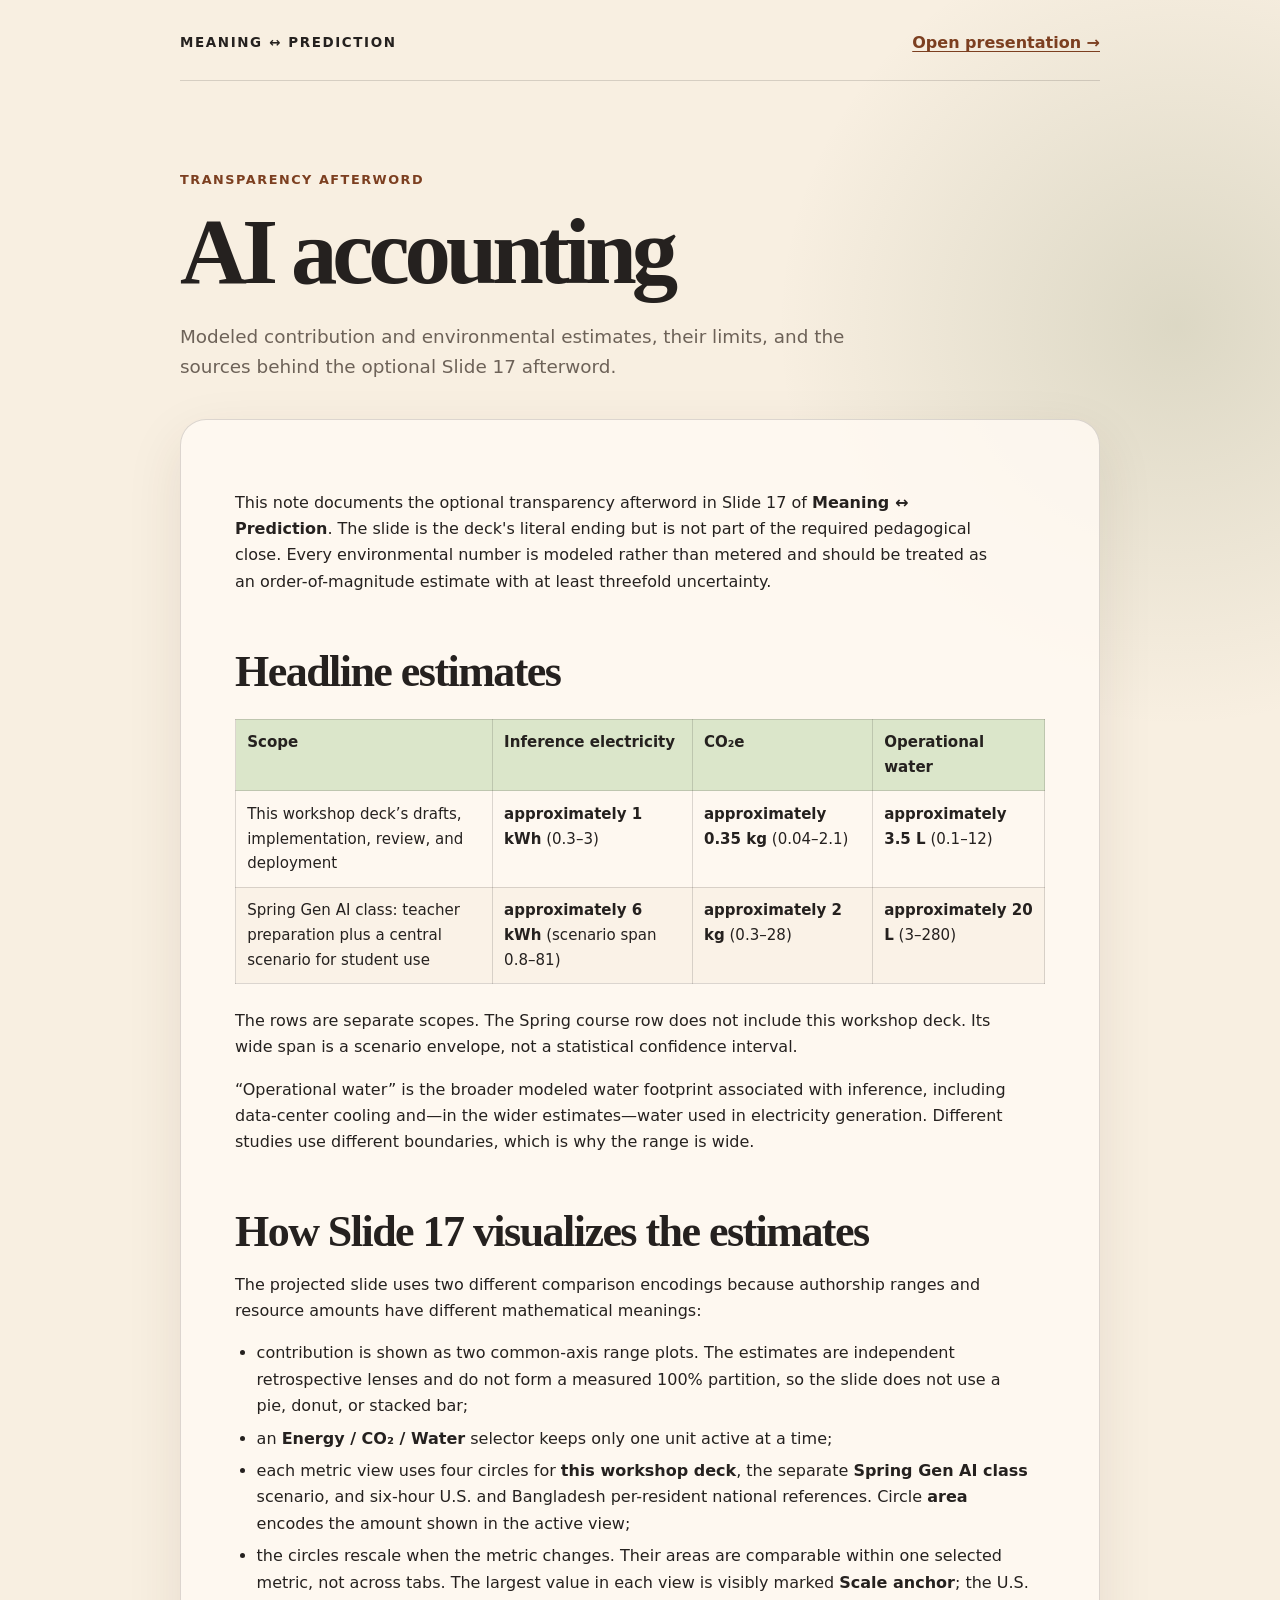
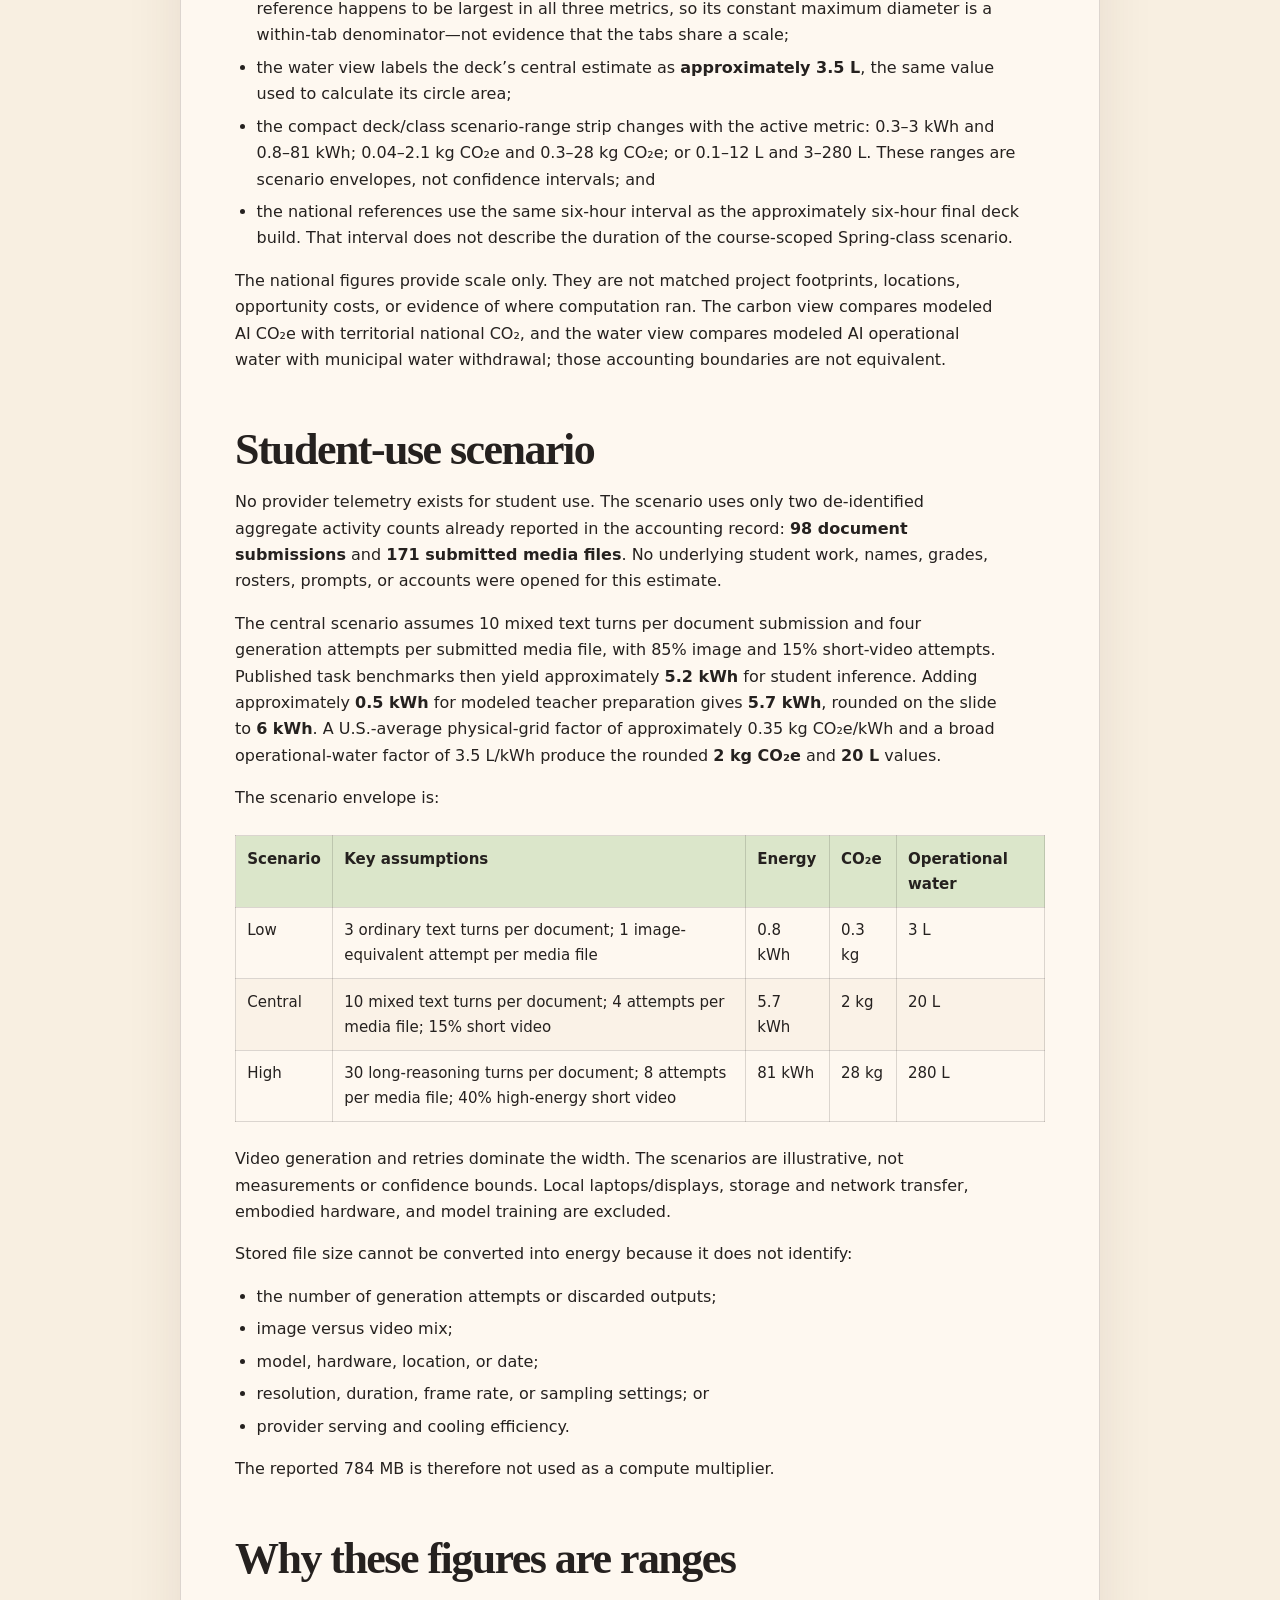
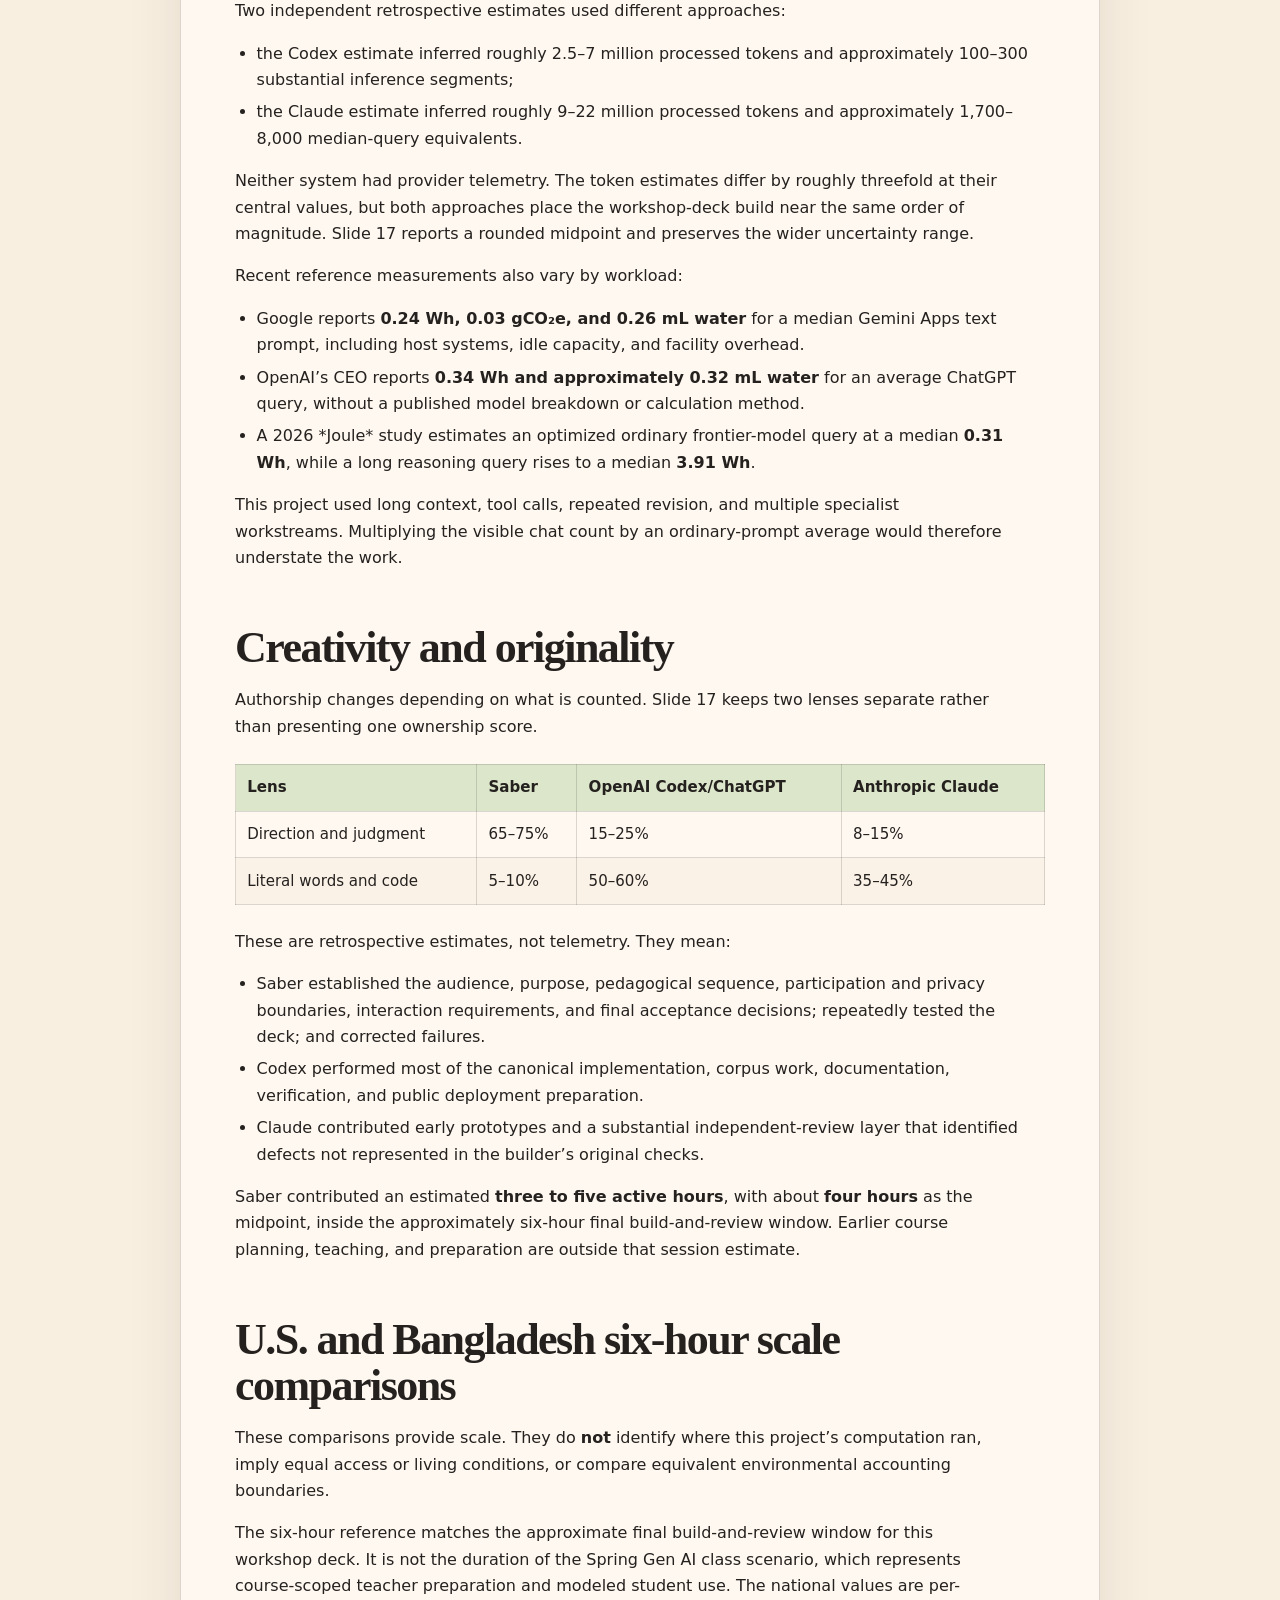
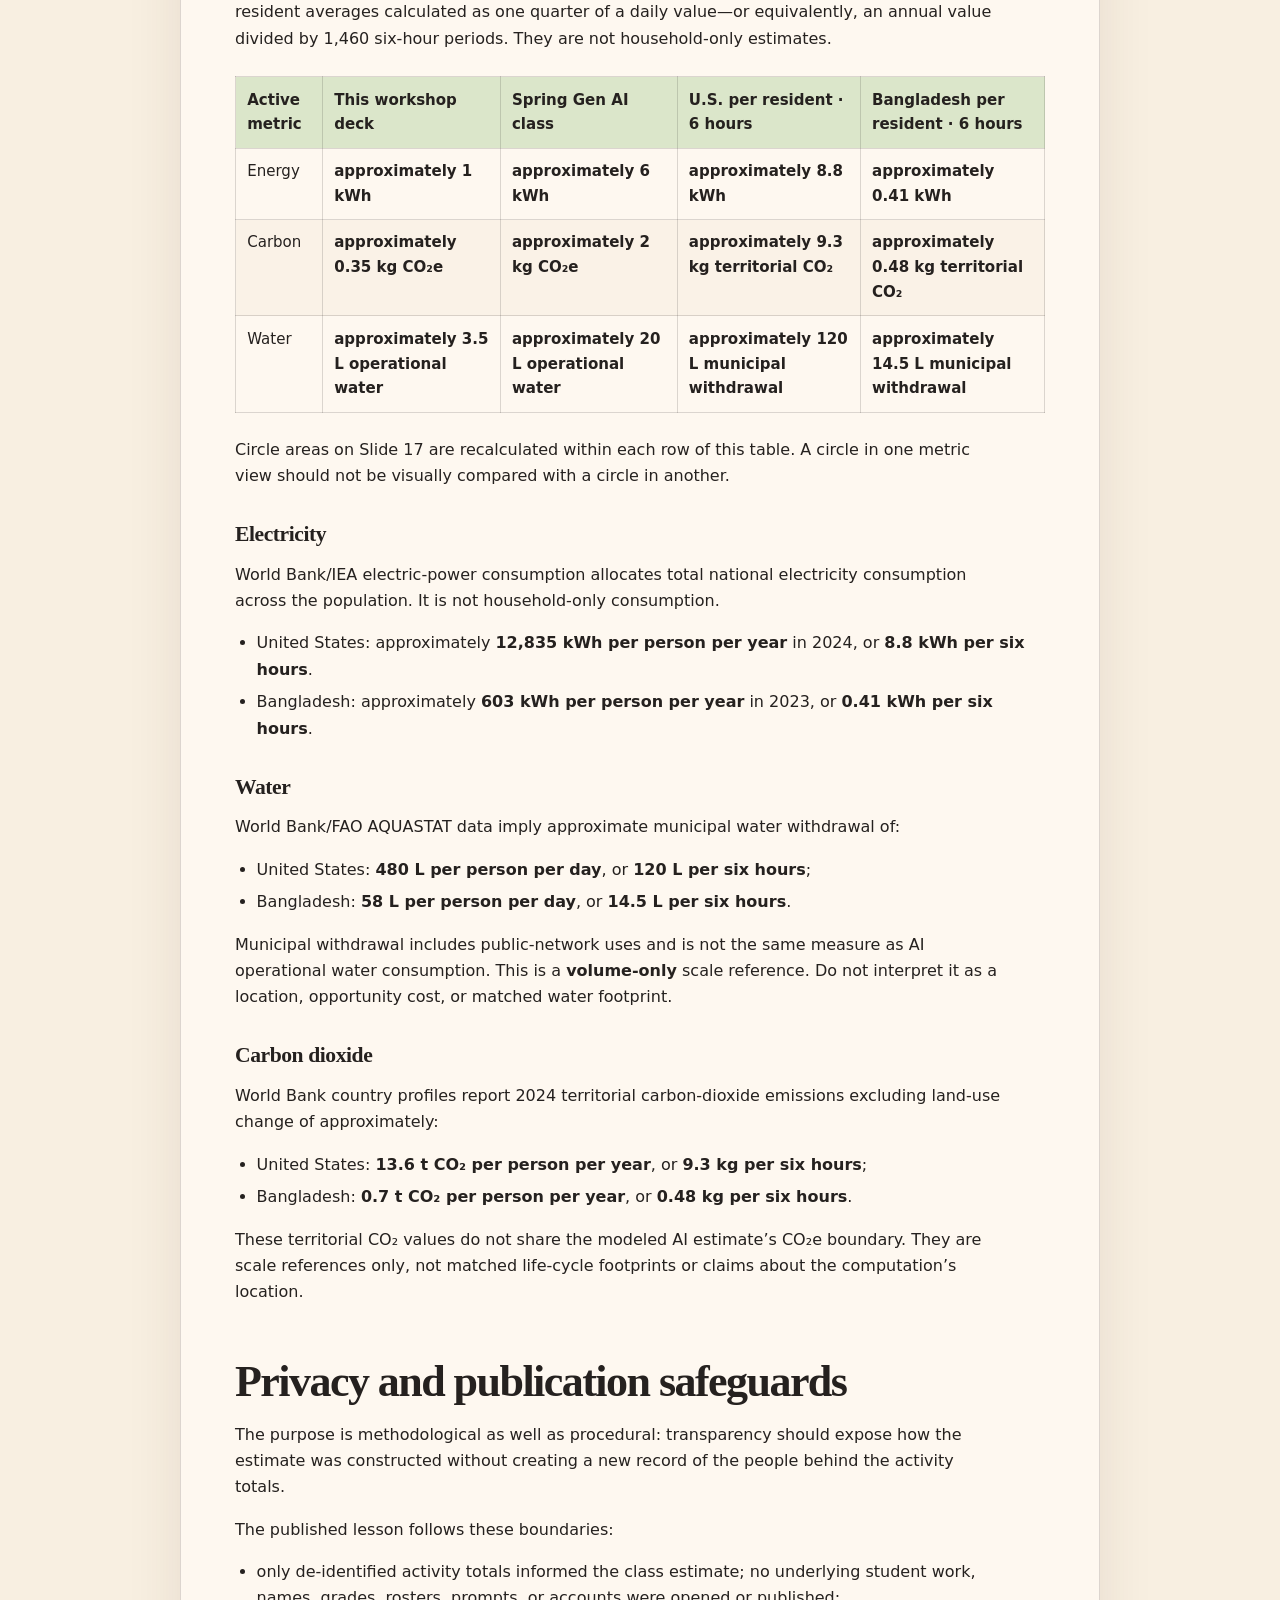
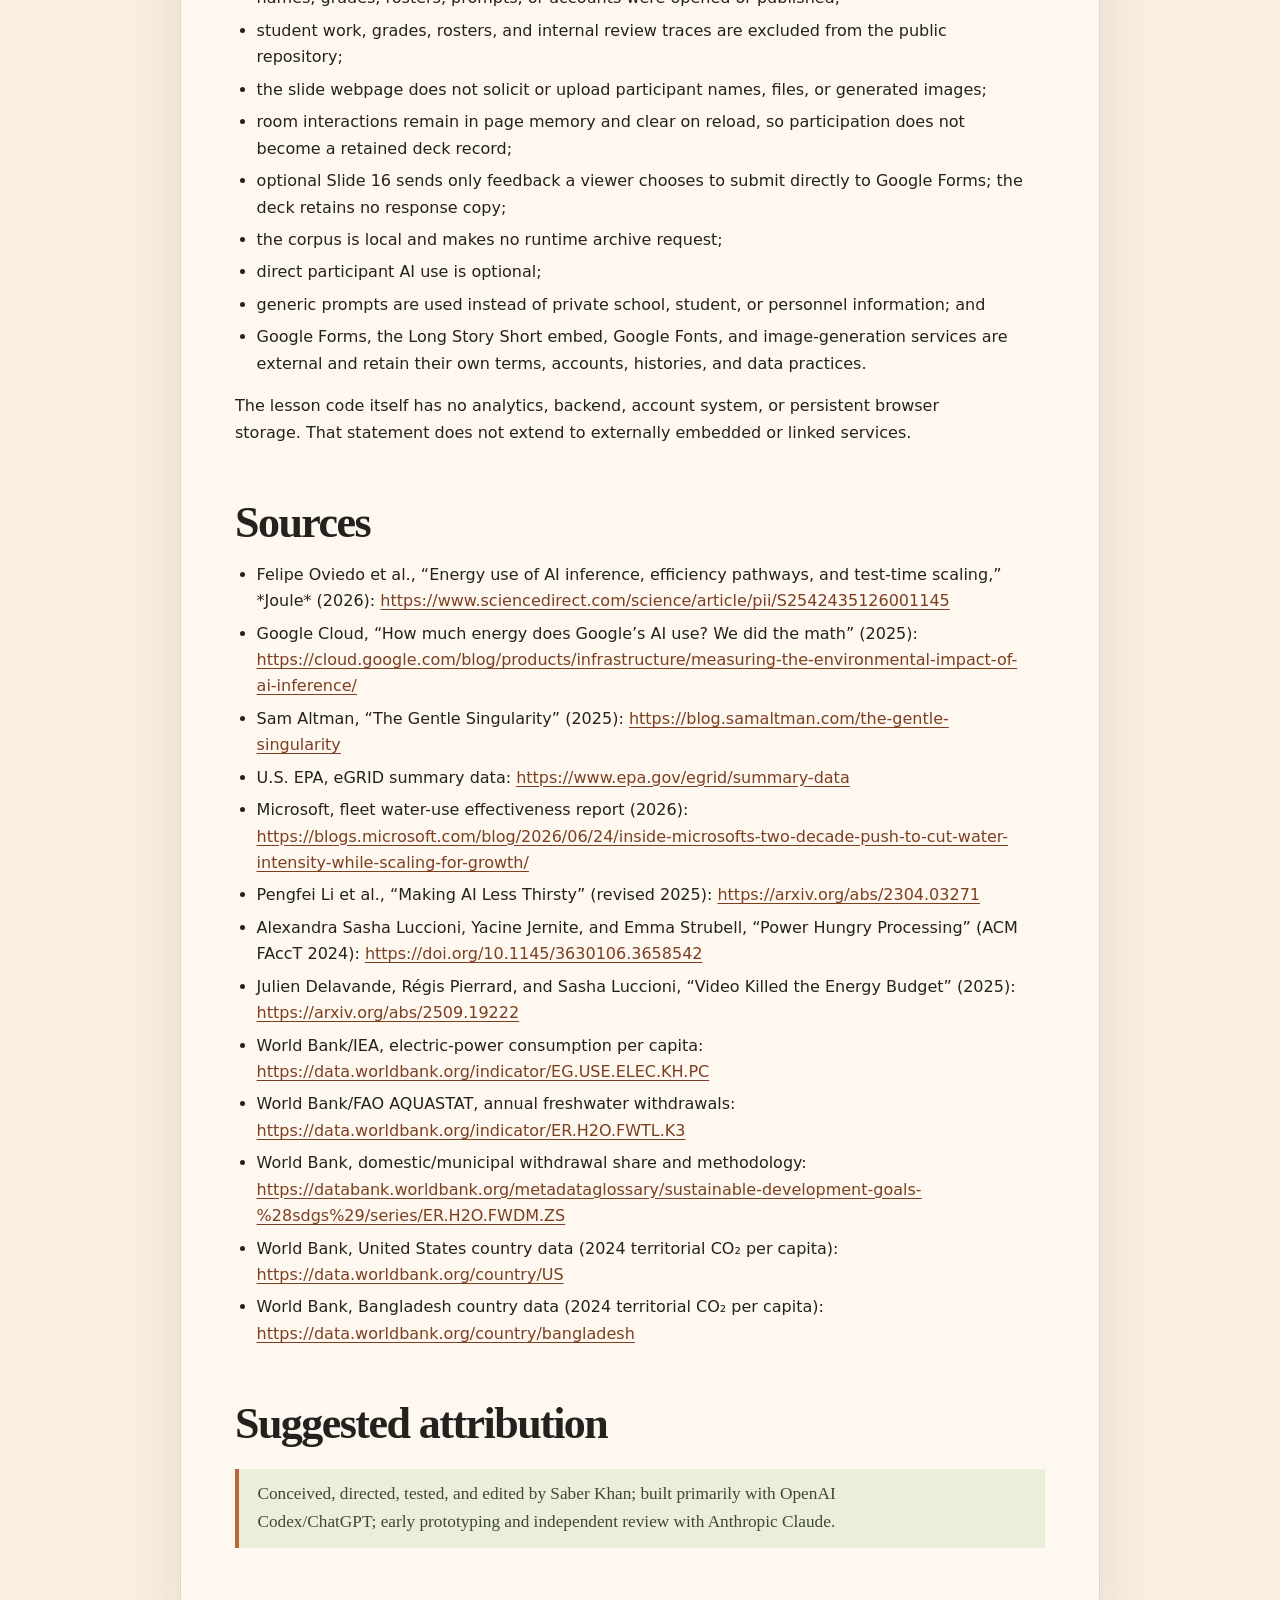
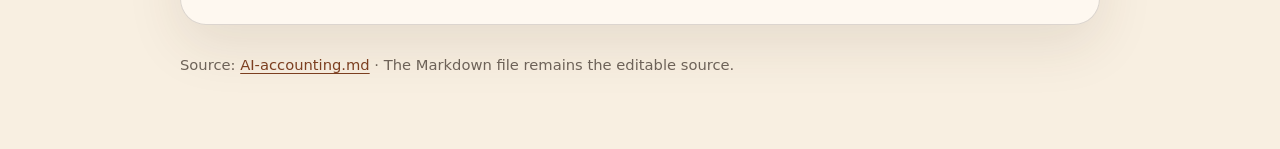
<file: meaning-prediction/AI-accounting.html>
<!doctype html>
<html lang="en">
<head>
  <meta charset="utf-8">
  <meta name="viewport" content="width=device-width, initial-scale=1">
  <meta name="description" content="AI contribution and environmental accounting for Meaning and Prediction.">
  <title>AI Accounting · Meaning ↔ Prediction</title>
  <link rel="stylesheet" href="./document-viewer.css">
</head>
<body data-source="./AI-accounting.md">
  <div class="shell">
    <header class="topbar"><p class="brand">Meaning ↔ Prediction</p><a class="back" href="./">Open presentation →</a></header>
    <main>
      <section class="hero" aria-labelledby="page-title"><p class="eyebrow">Transparency afterword</p><h1 id="page-title">AI accounting</h1><p class="lede">Modeled contribution and environmental estimates, their limits, and the sources behind the optional Slide 17 afterword.</p></section>
      <article class="document" id="document" aria-live="polite"><p class="status">Loading accounting…</p></article>
    </main>
    <footer>Source: <a href="./AI-accounting.md">AI-accounting.md</a> · The Markdown file remains the editable source.</footer>
  </div>
  <script src="./document-viewer.js"></script>
</body>
</html>
</file>
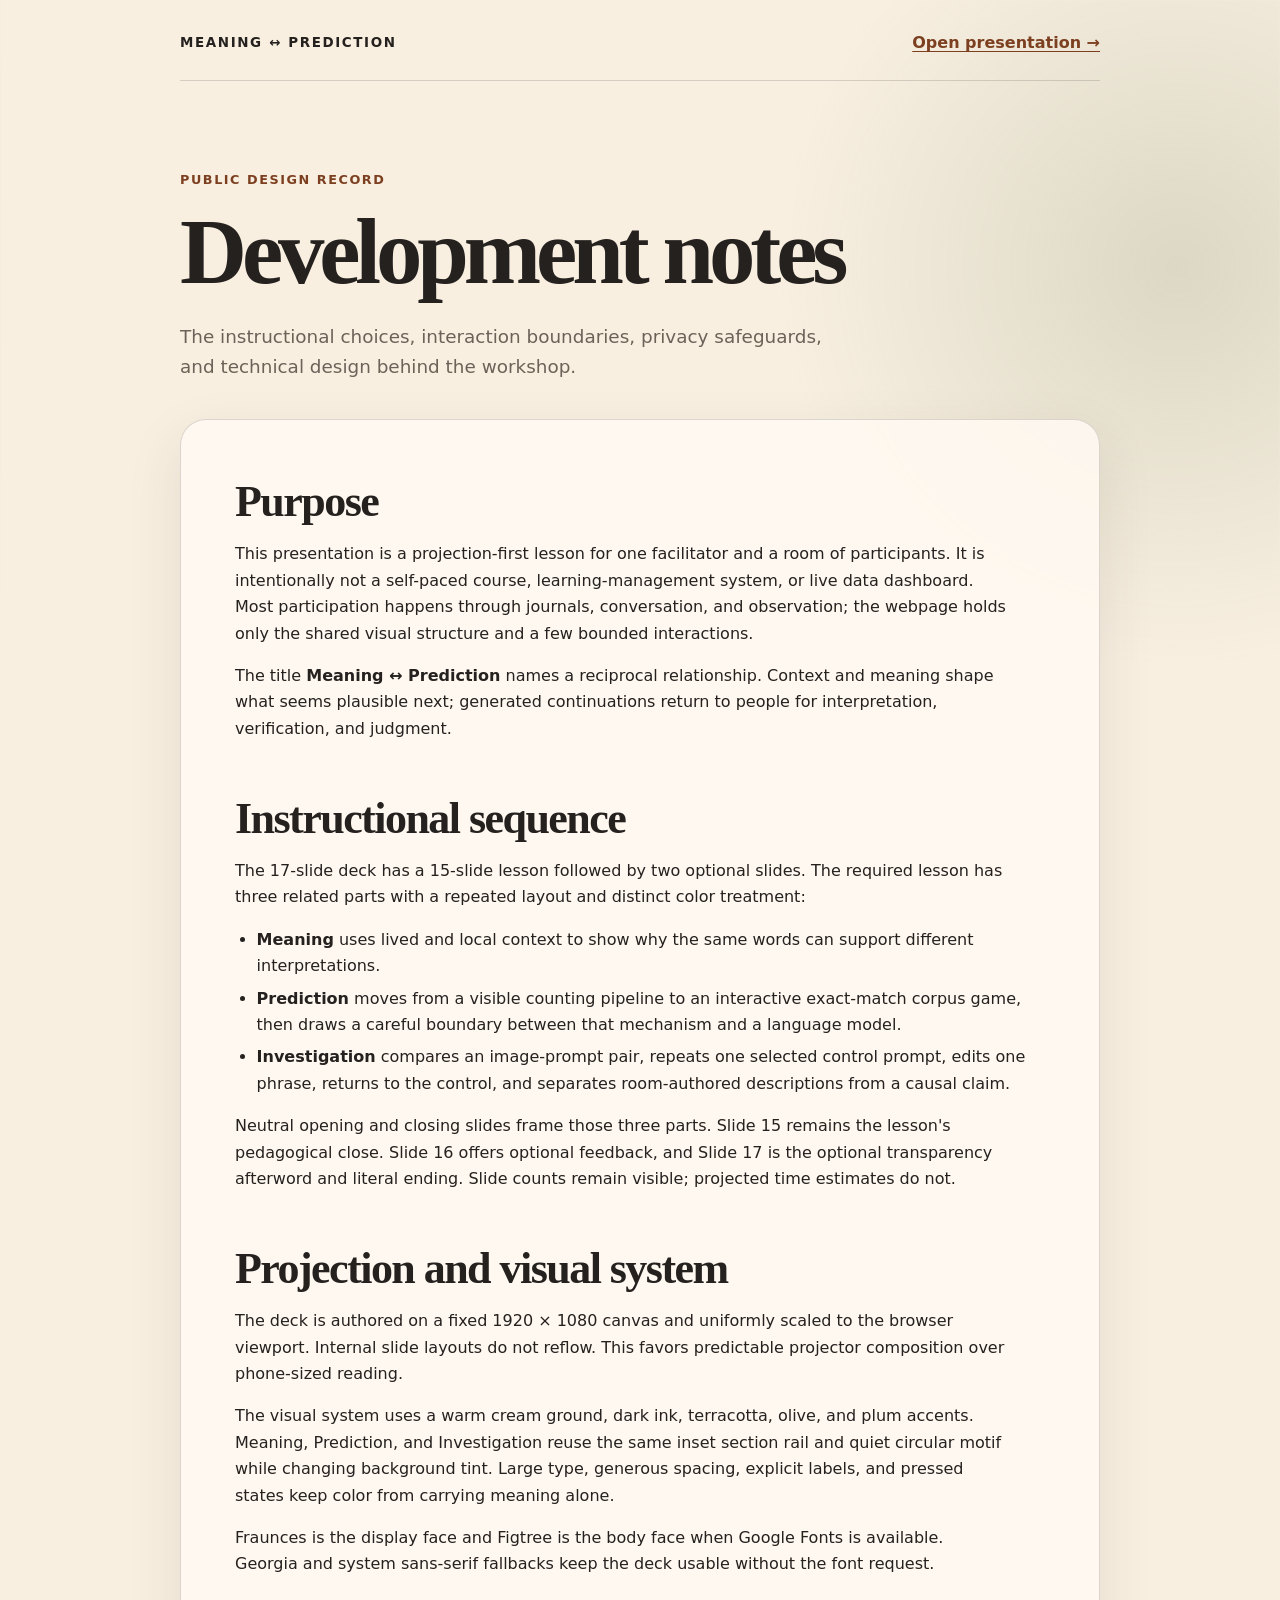
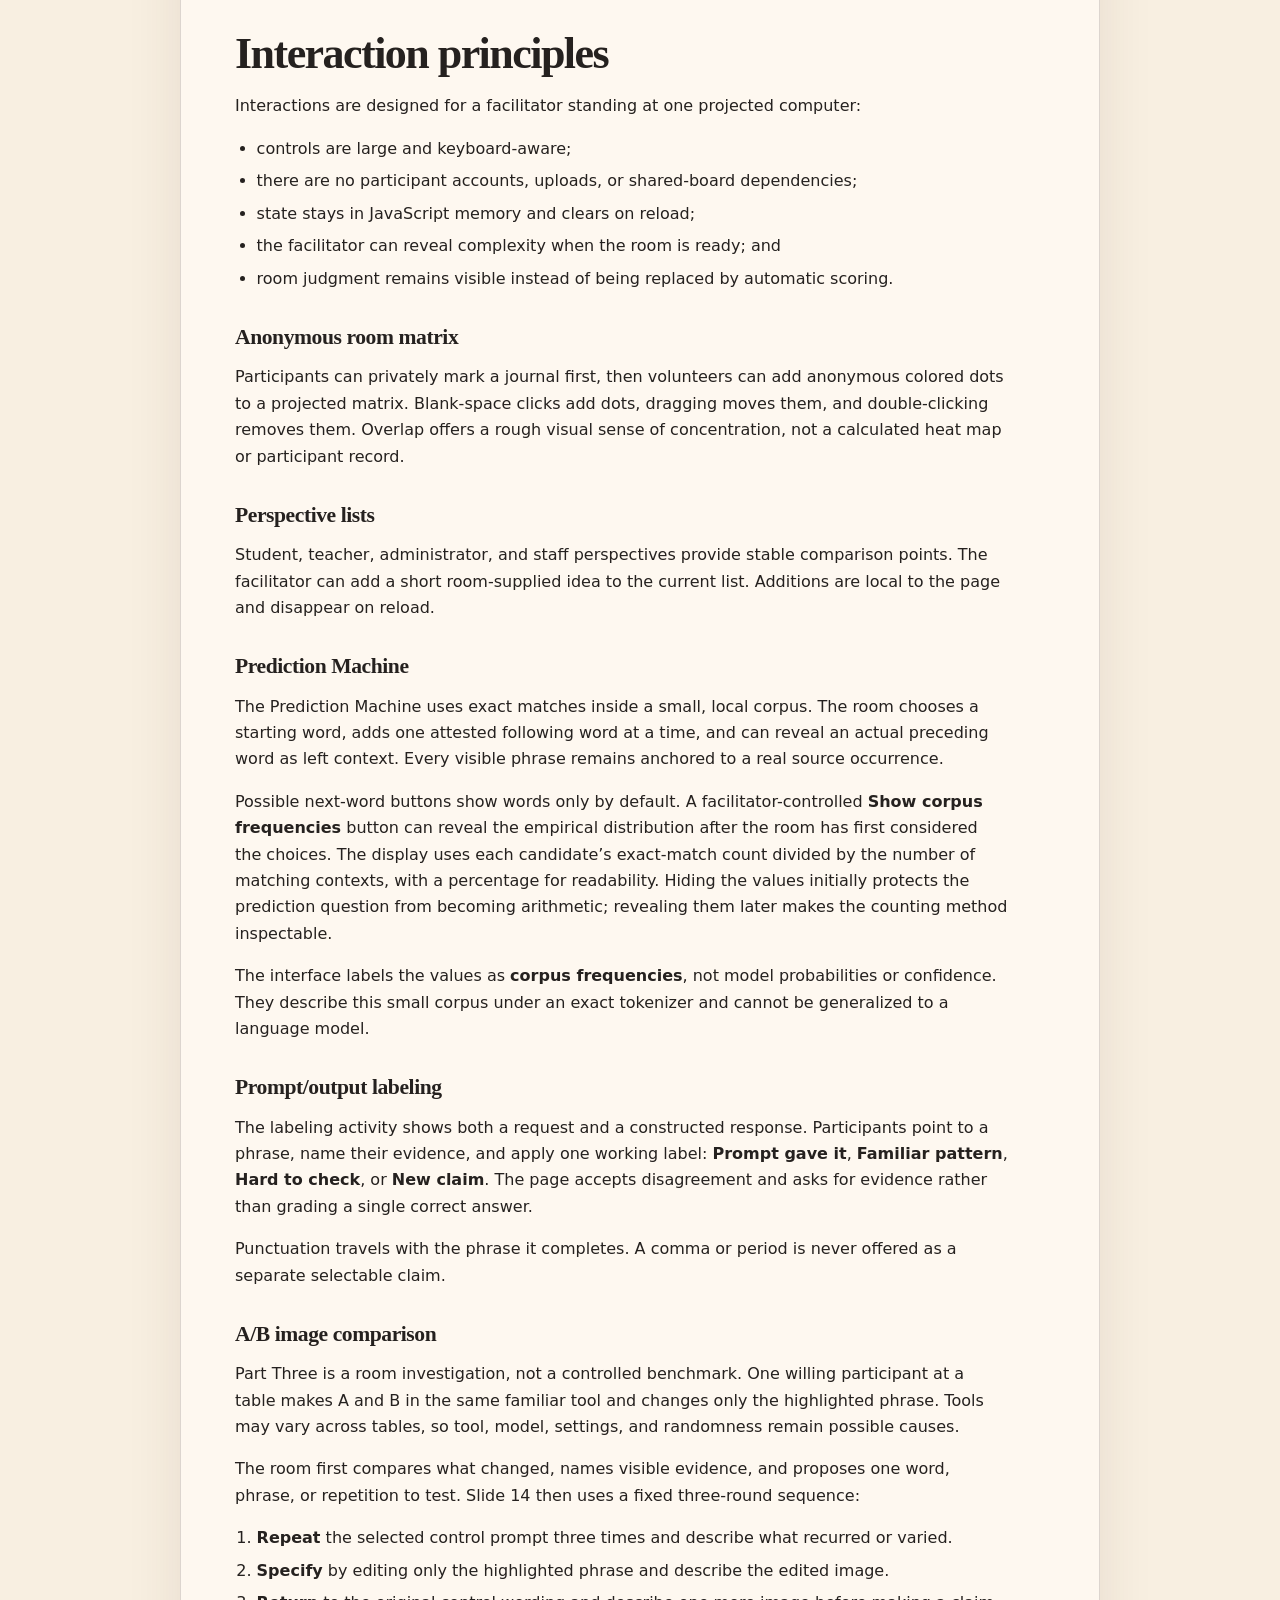
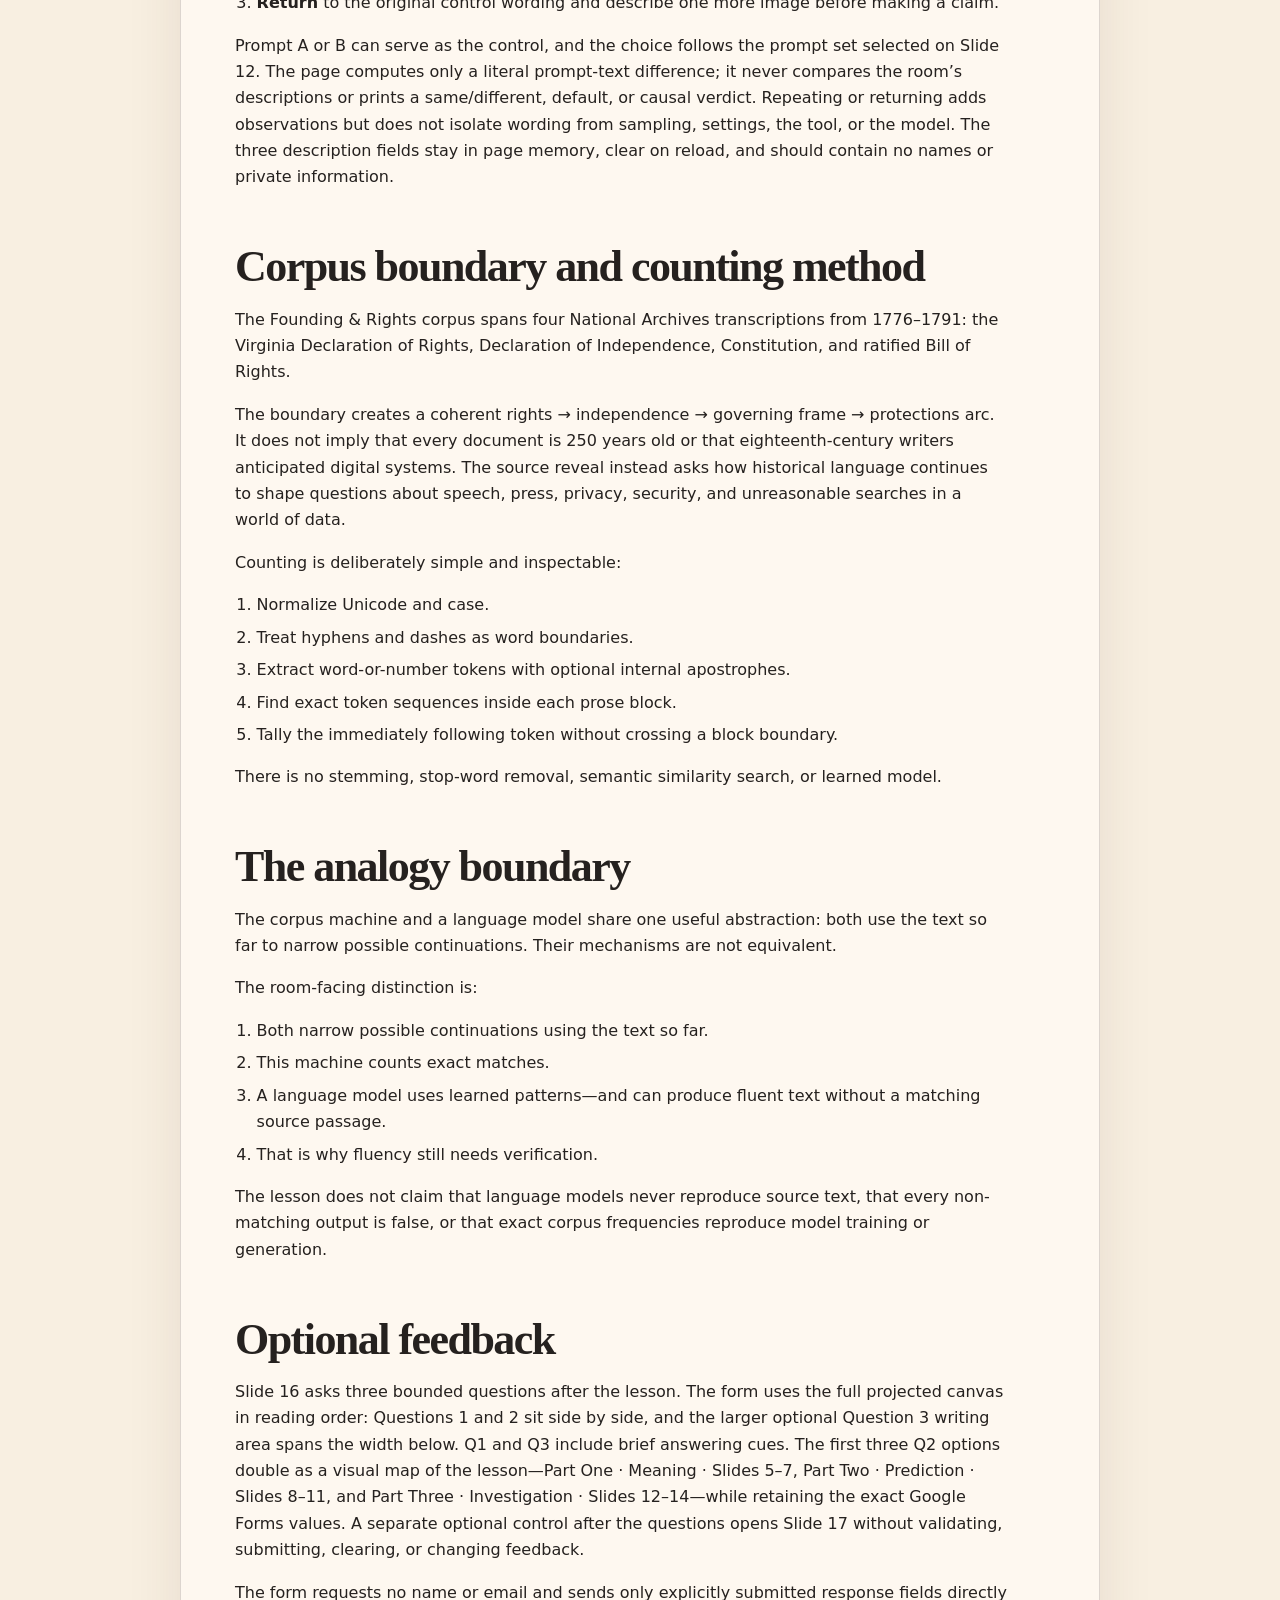
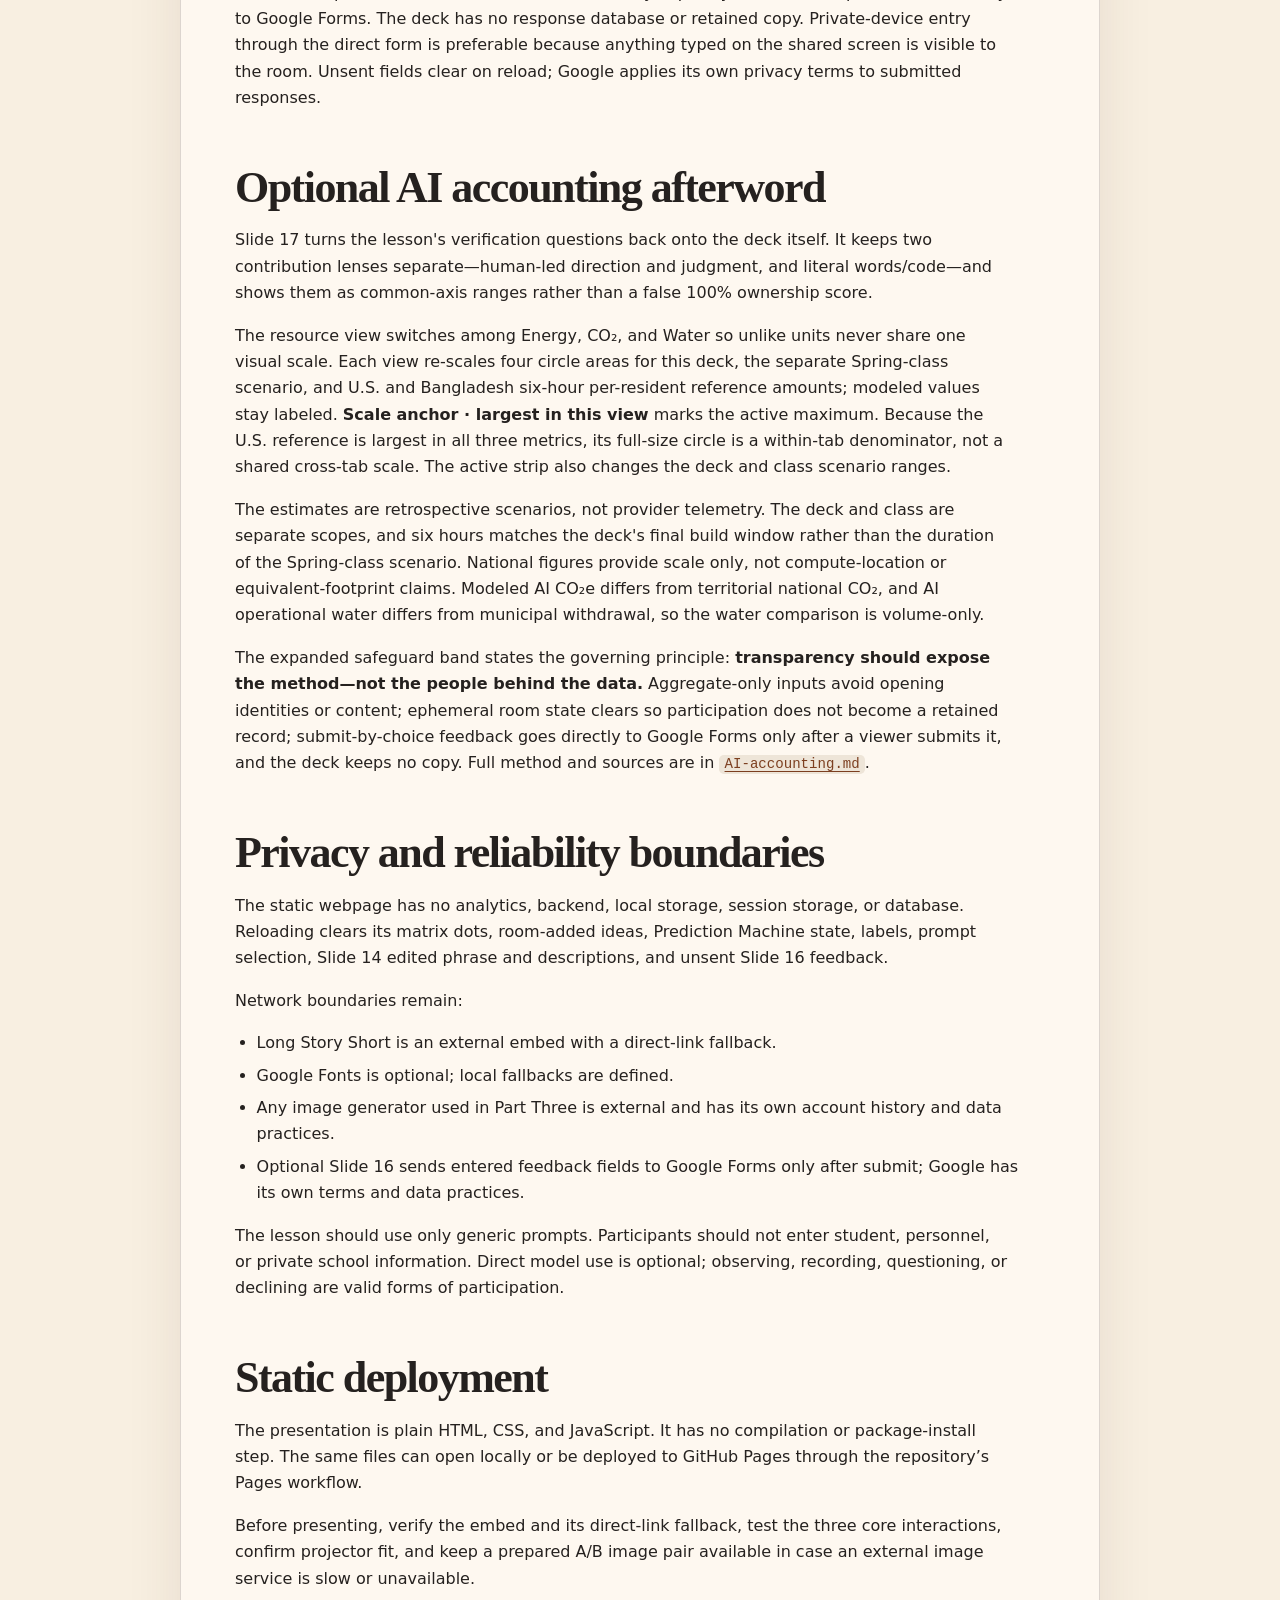
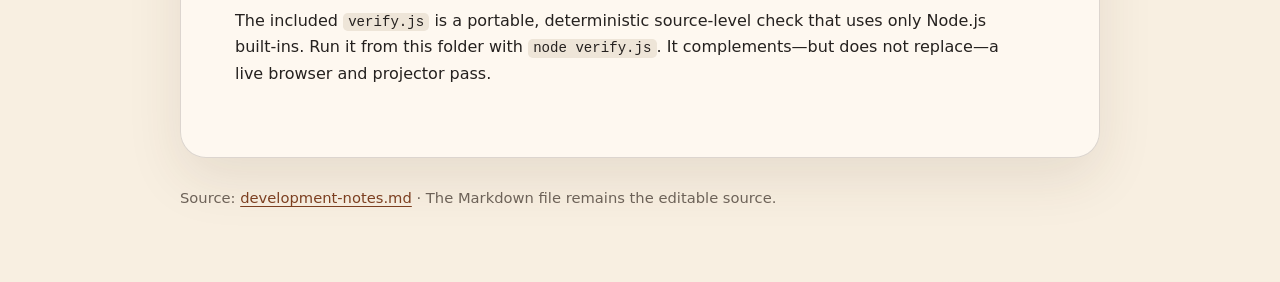
<file: meaning-prediction/development-notes.html>
<!doctype html>
<html lang="en">
<head>
  <meta charset="utf-8">
  <meta name="viewport" content="width=device-width, initial-scale=1">
  <meta name="description" content="Public design and development notes for Meaning and Prediction.">
  <title>Development Notes · Meaning ↔ Prediction</title>
  <link rel="stylesheet" href="./document-viewer.css">
</head>
<body data-source="./development-notes.md">
  <div class="shell">
    <header class="topbar"><p class="brand">Meaning ↔ Prediction</p><a class="back" href="./">Open presentation →</a></header>
    <main>
      <section class="hero" aria-labelledby="page-title"><p class="eyebrow">Public design record</p><h1 id="page-title">Development notes</h1><p class="lede">The instructional choices, interaction boundaries, privacy safeguards, and technical design behind the workshop.</p></section>
      <article class="document" id="document" aria-live="polite"><p class="status">Loading notes…</p></article>
    </main>
    <footer>Source: <a href="./development-notes.md">development-notes.md</a> · The Markdown file remains the editable source.</footer>
  </div>
  <script src="./document-viewer.js"></script>
</body>
</html>
</file>
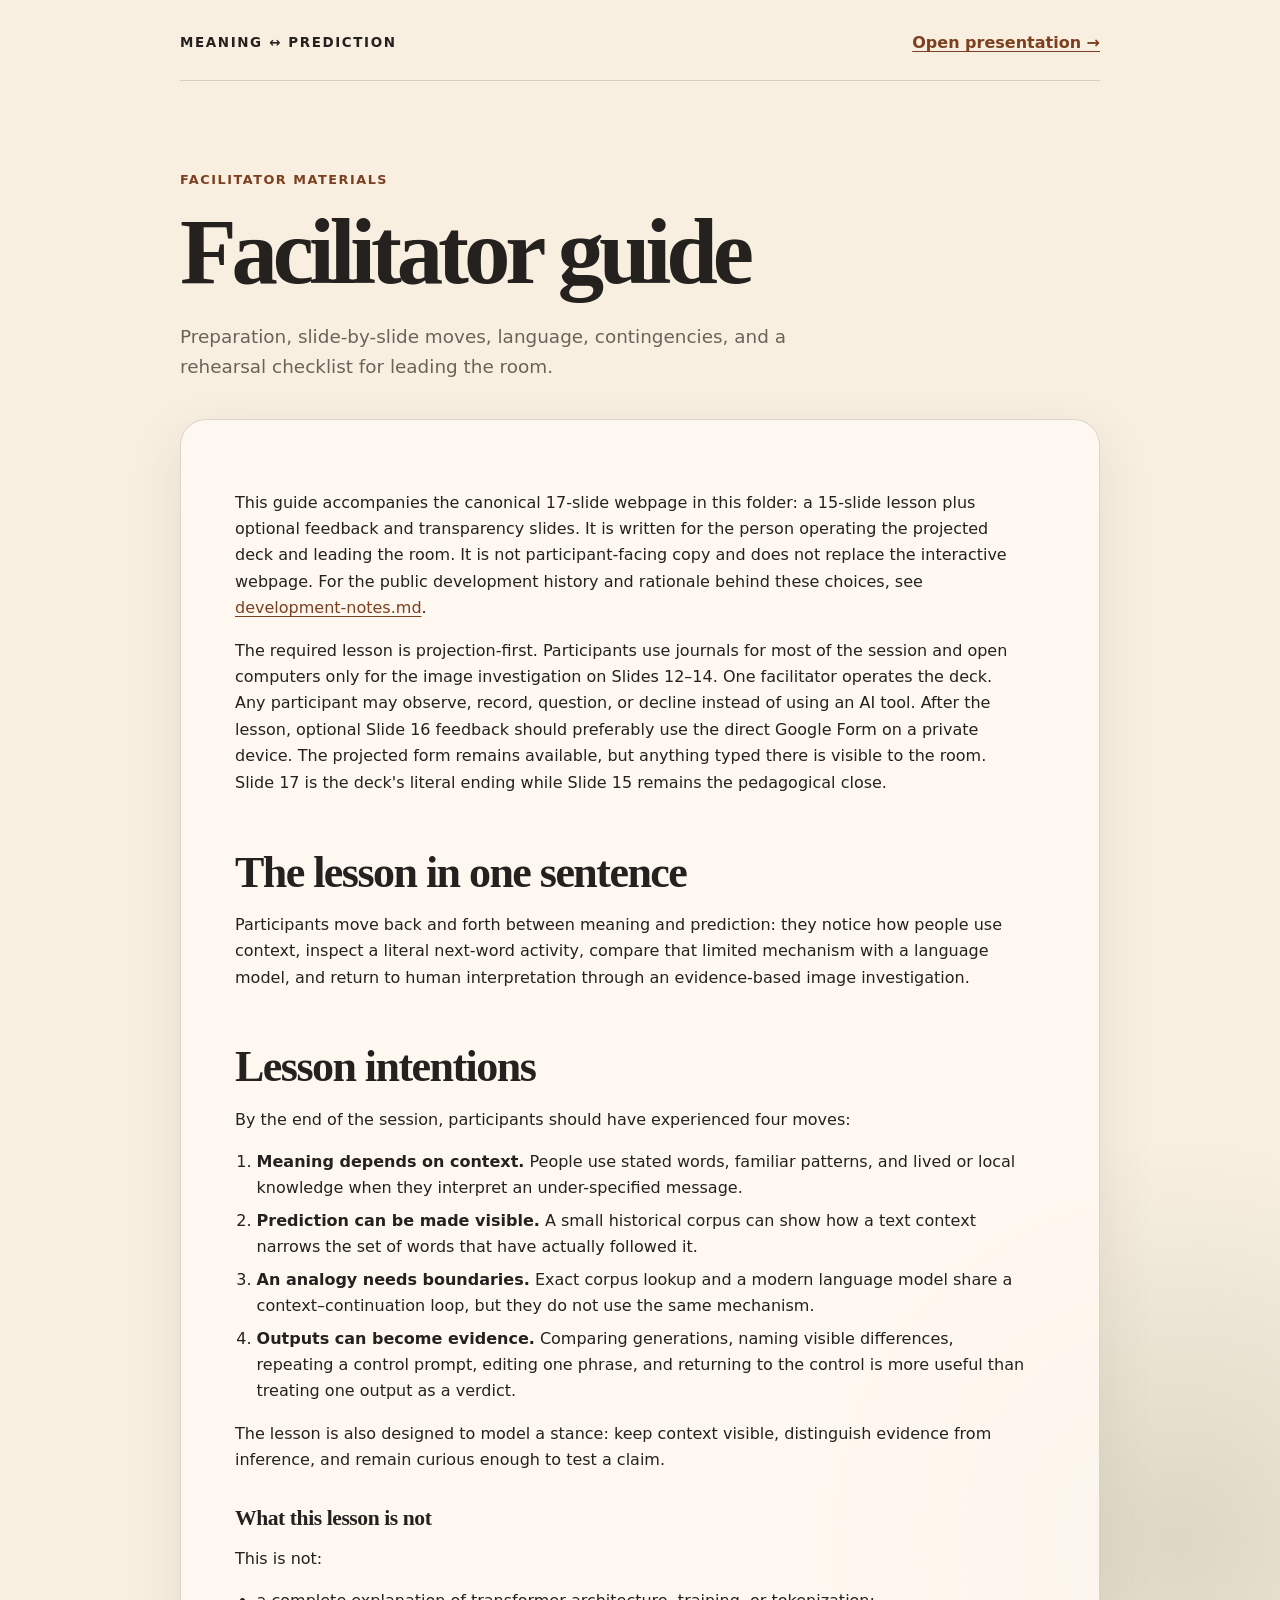
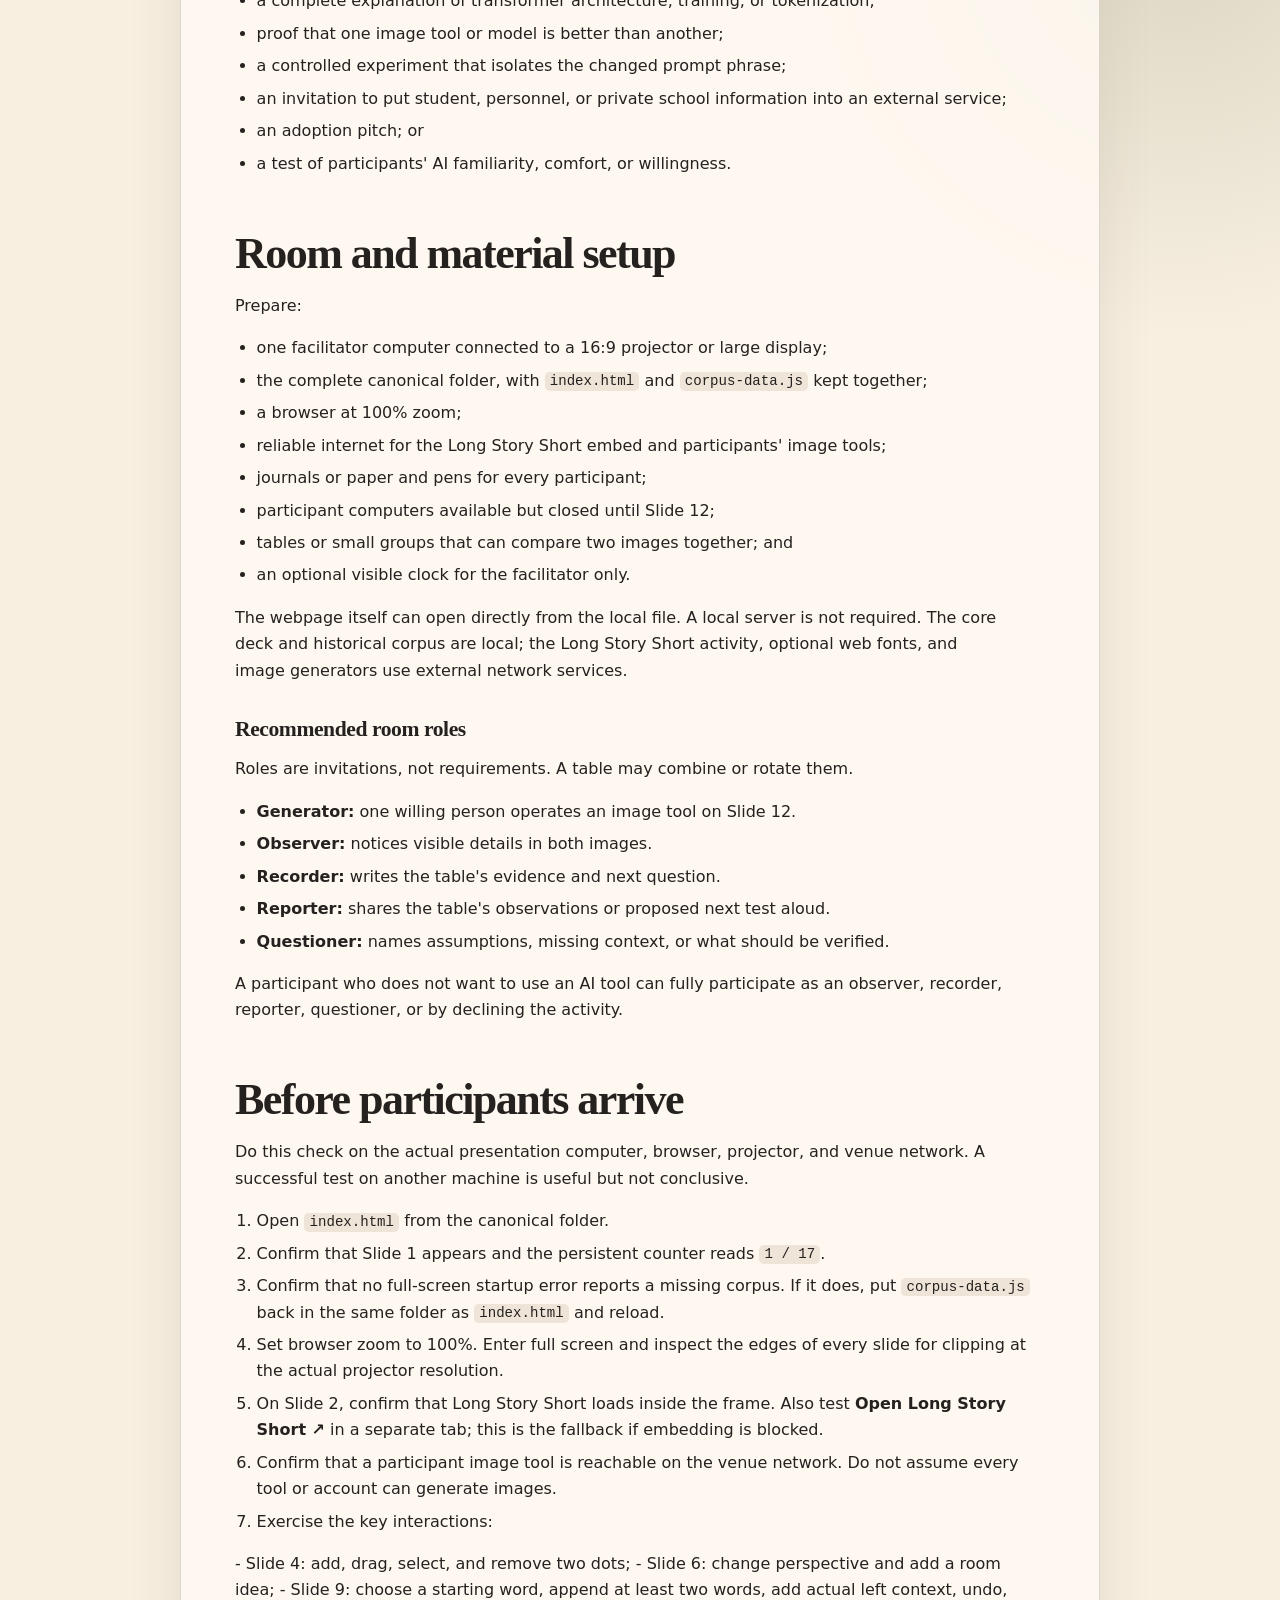
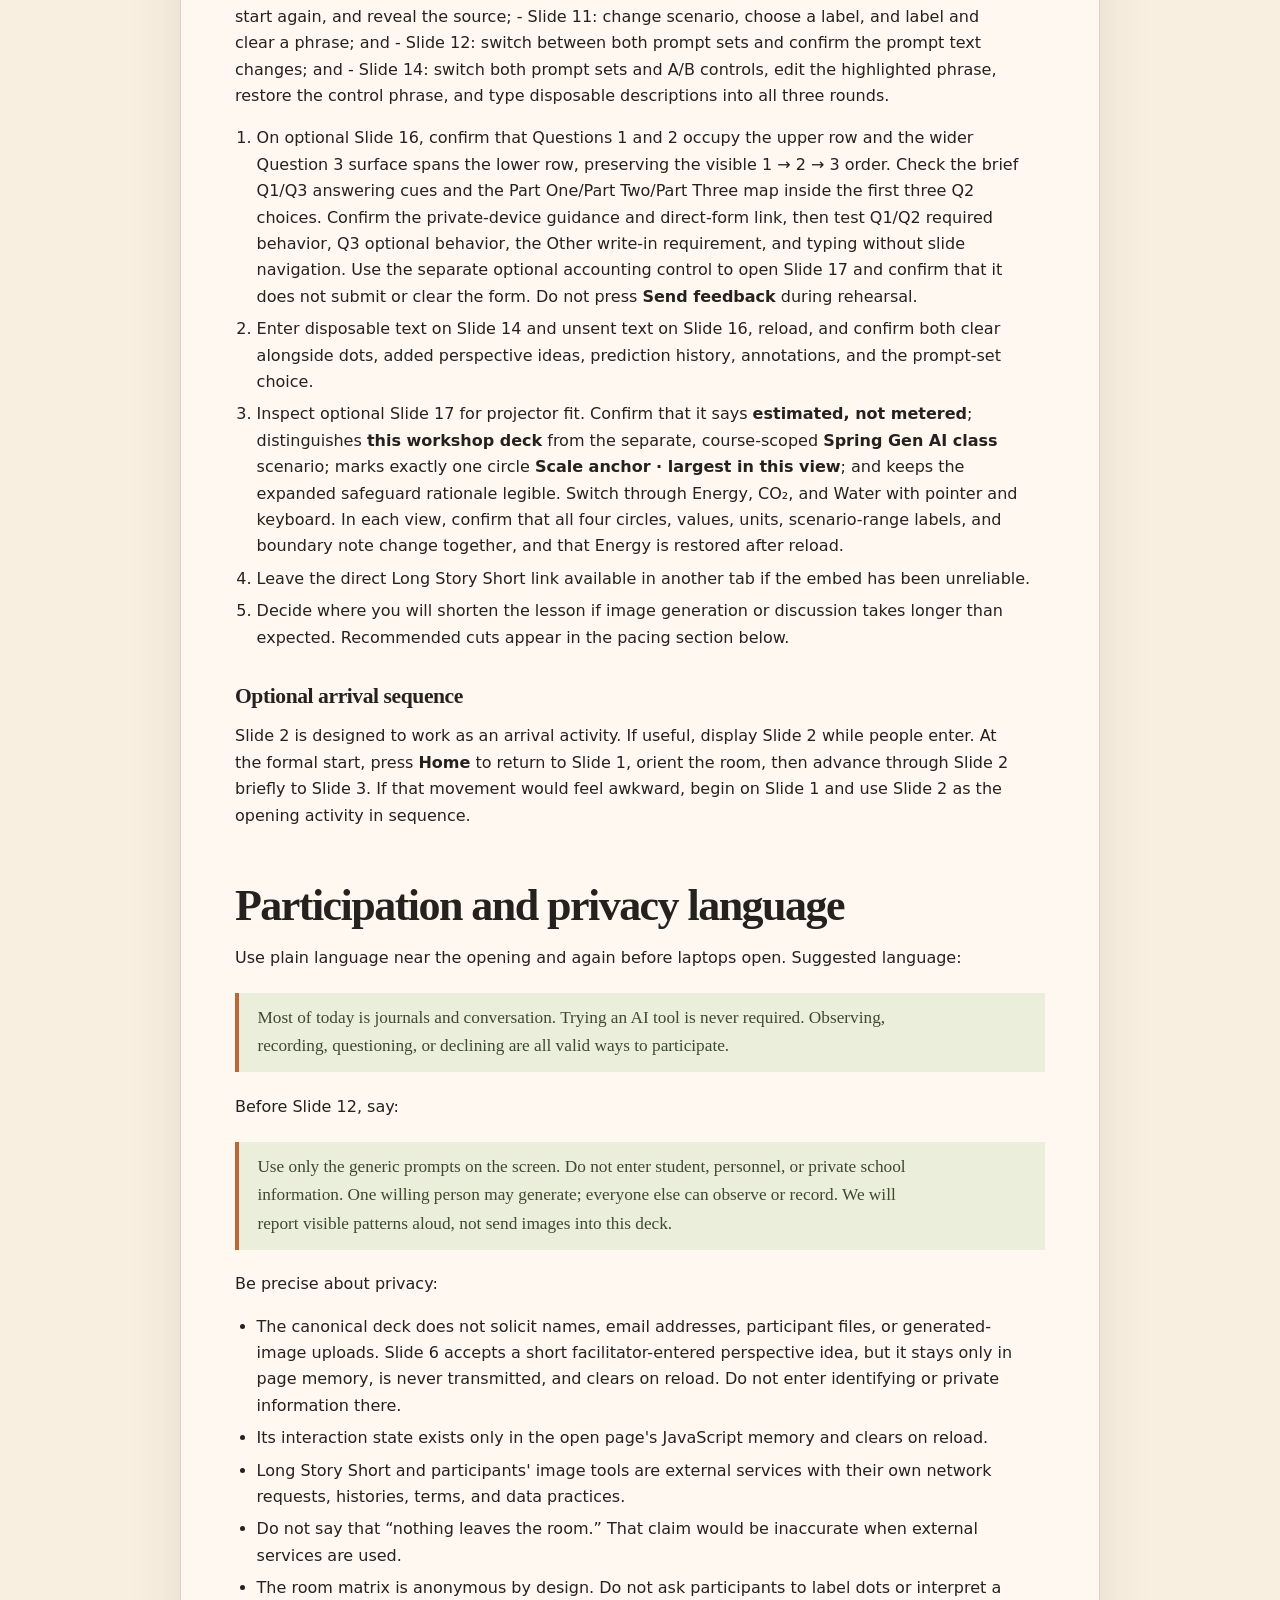
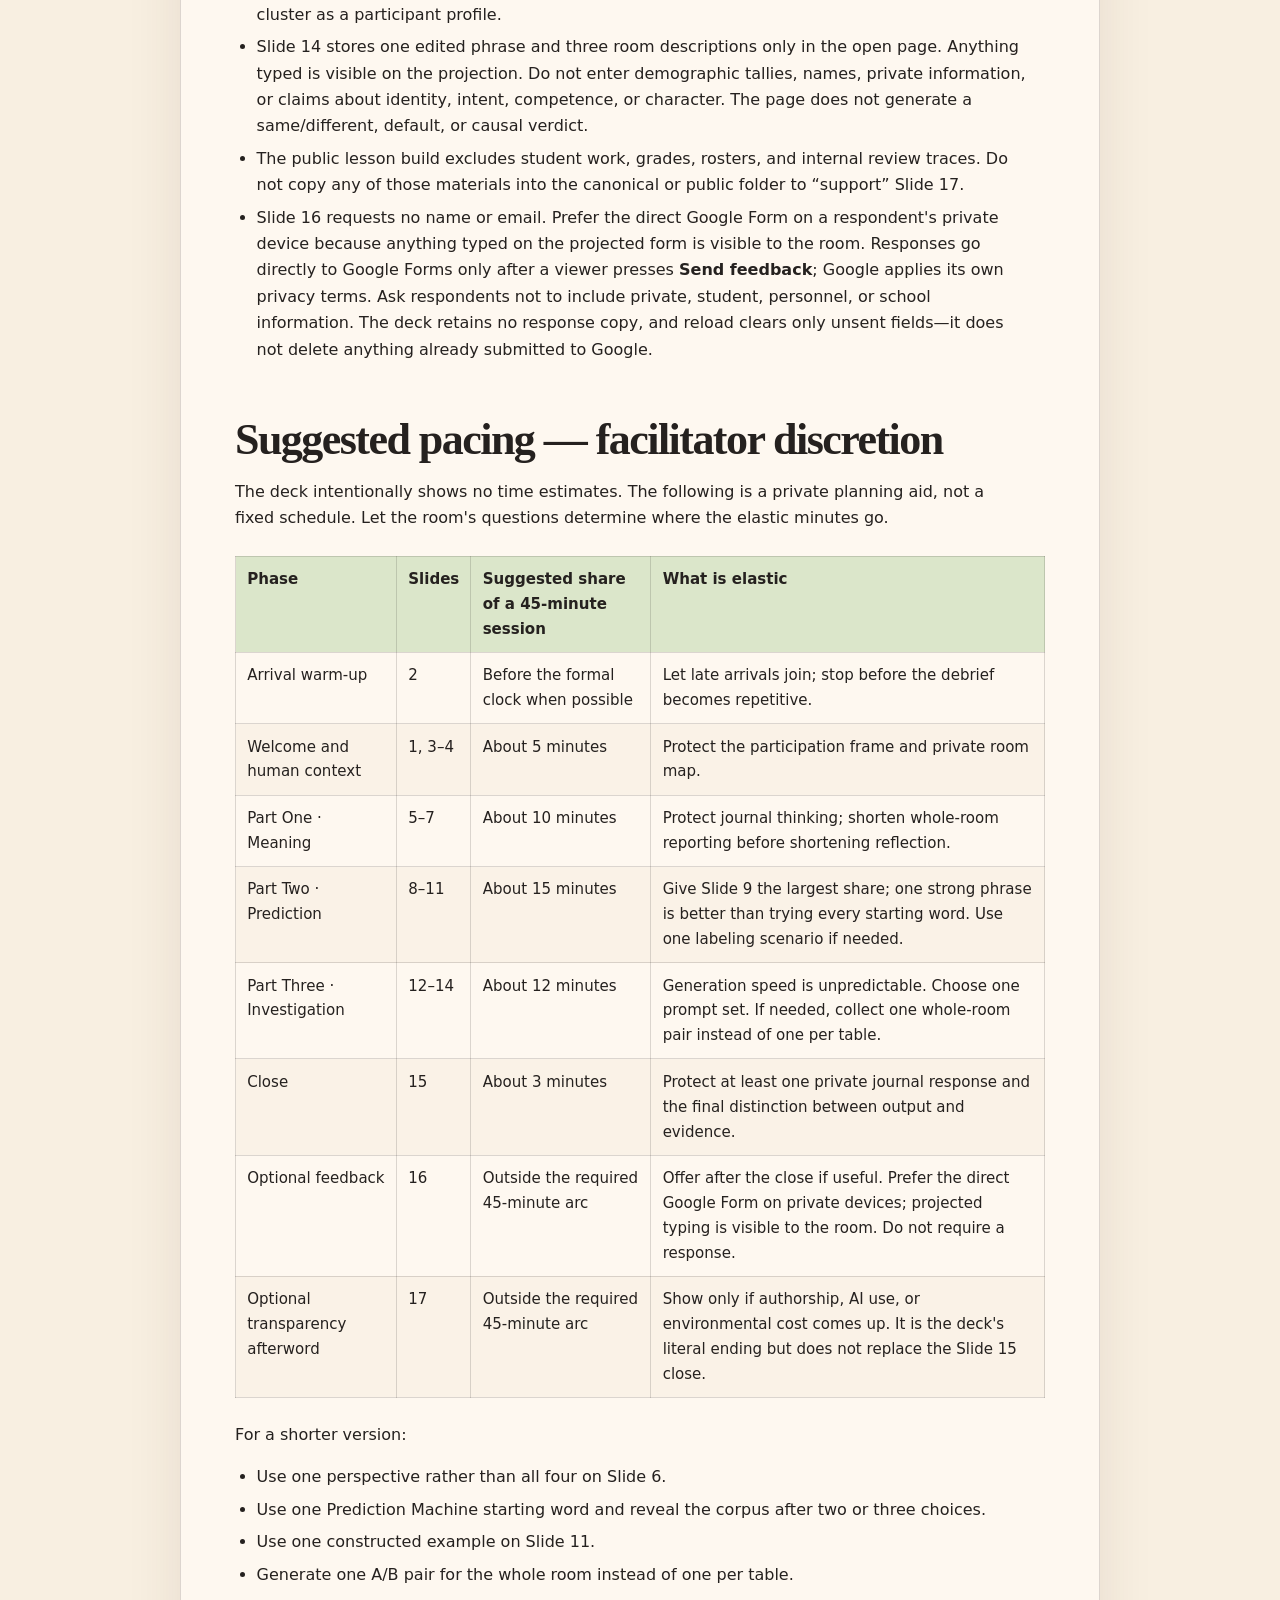
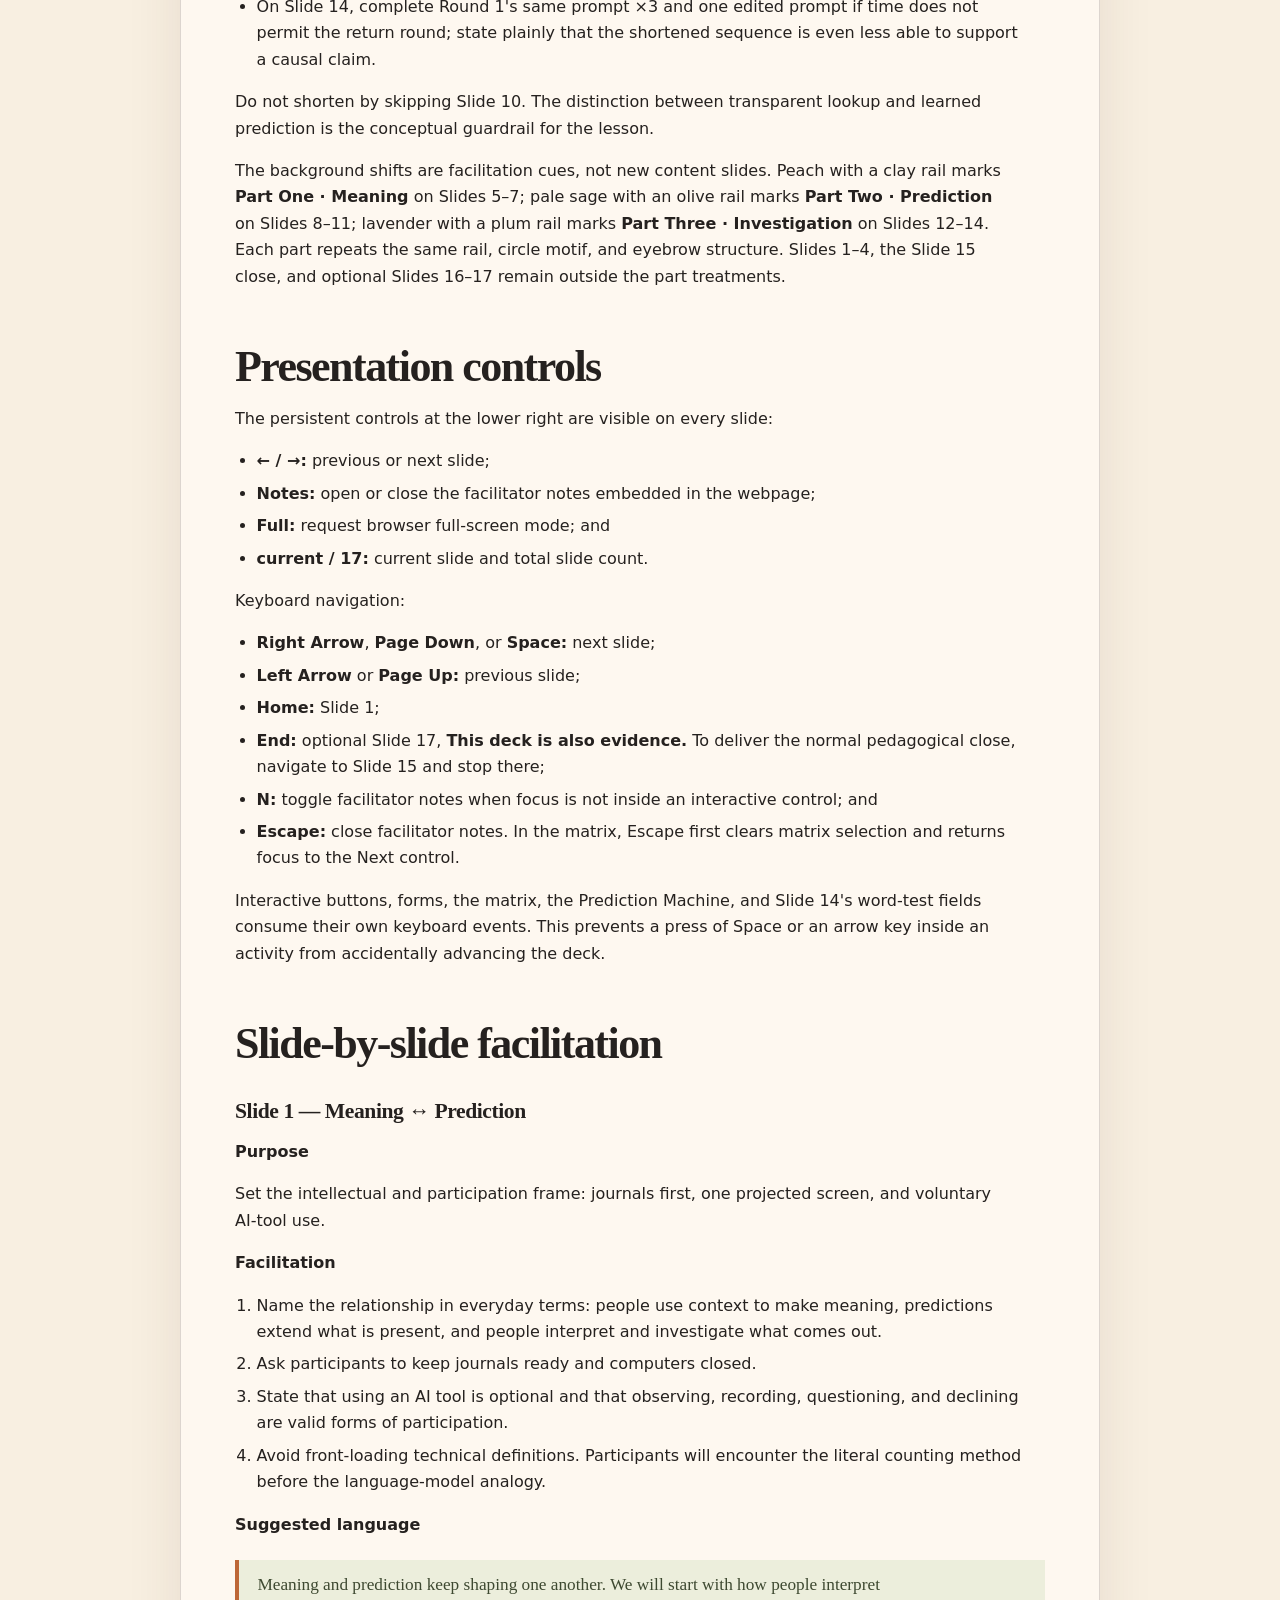
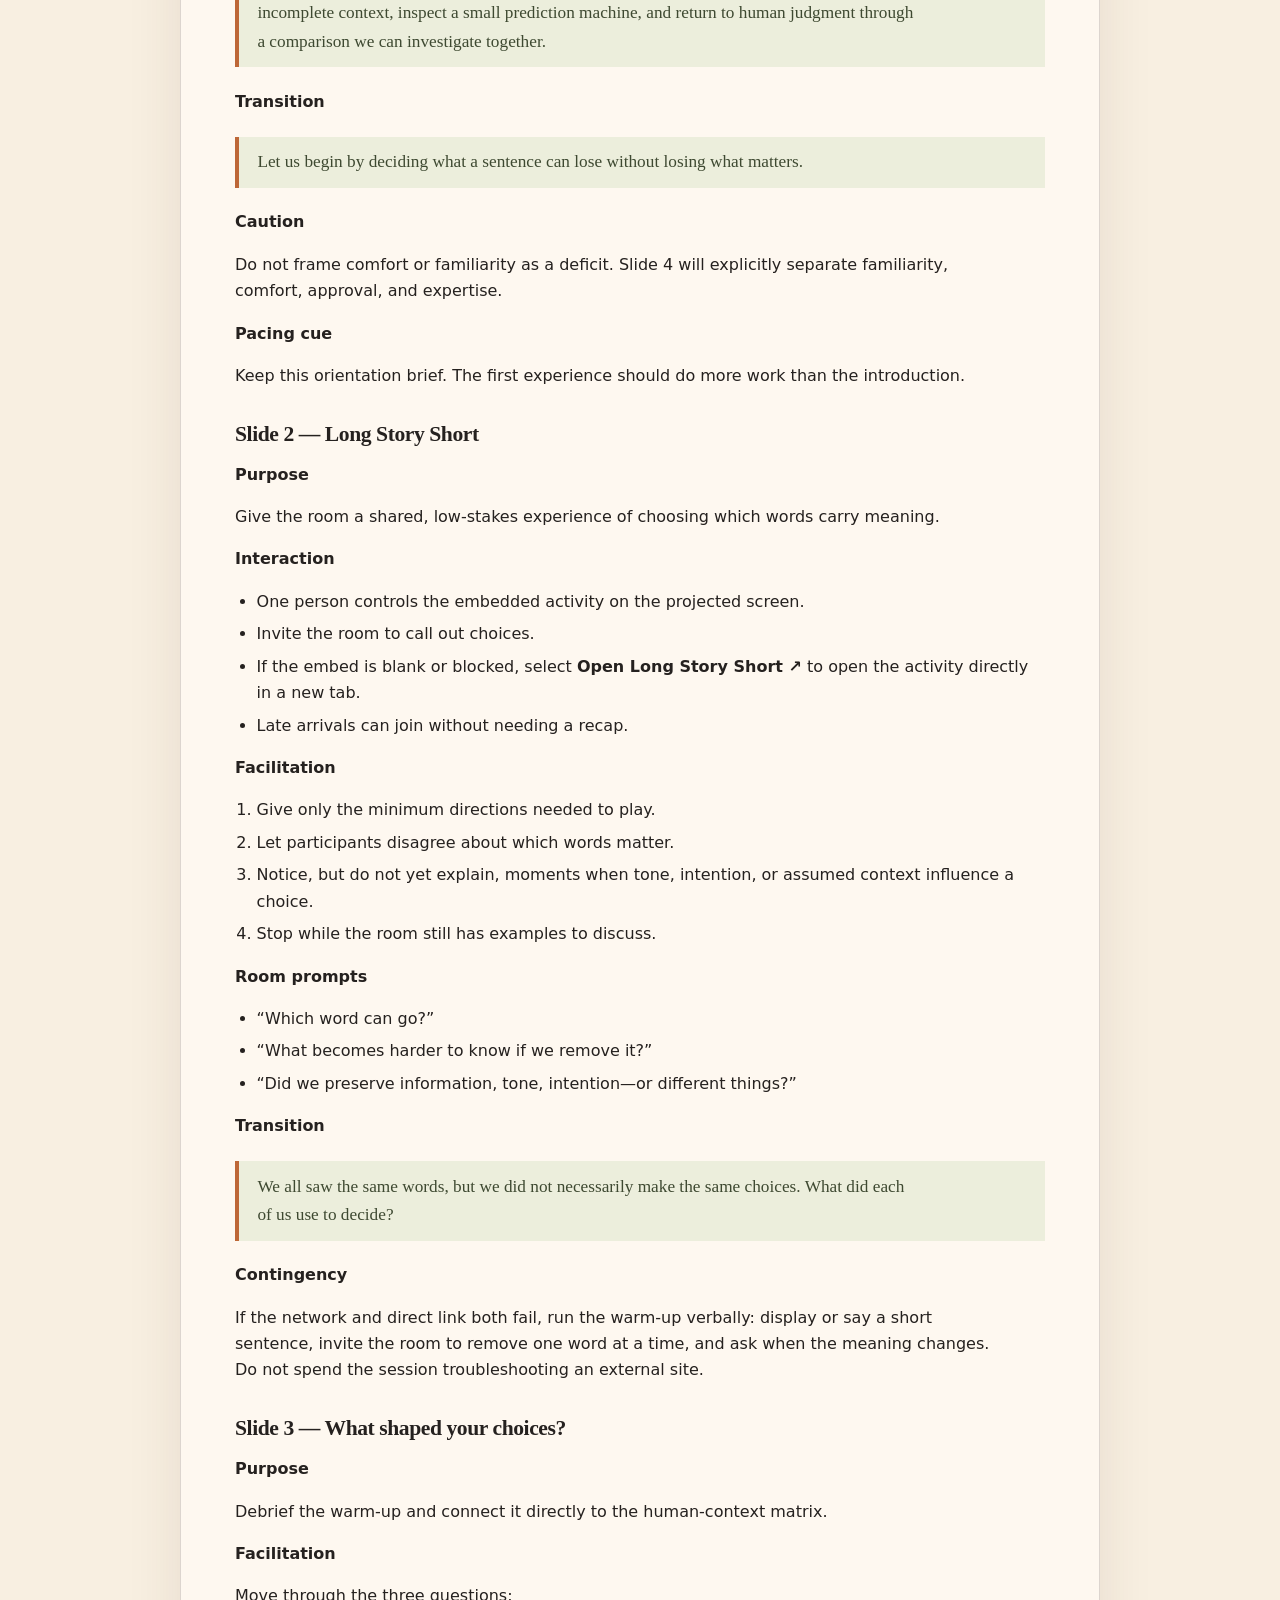
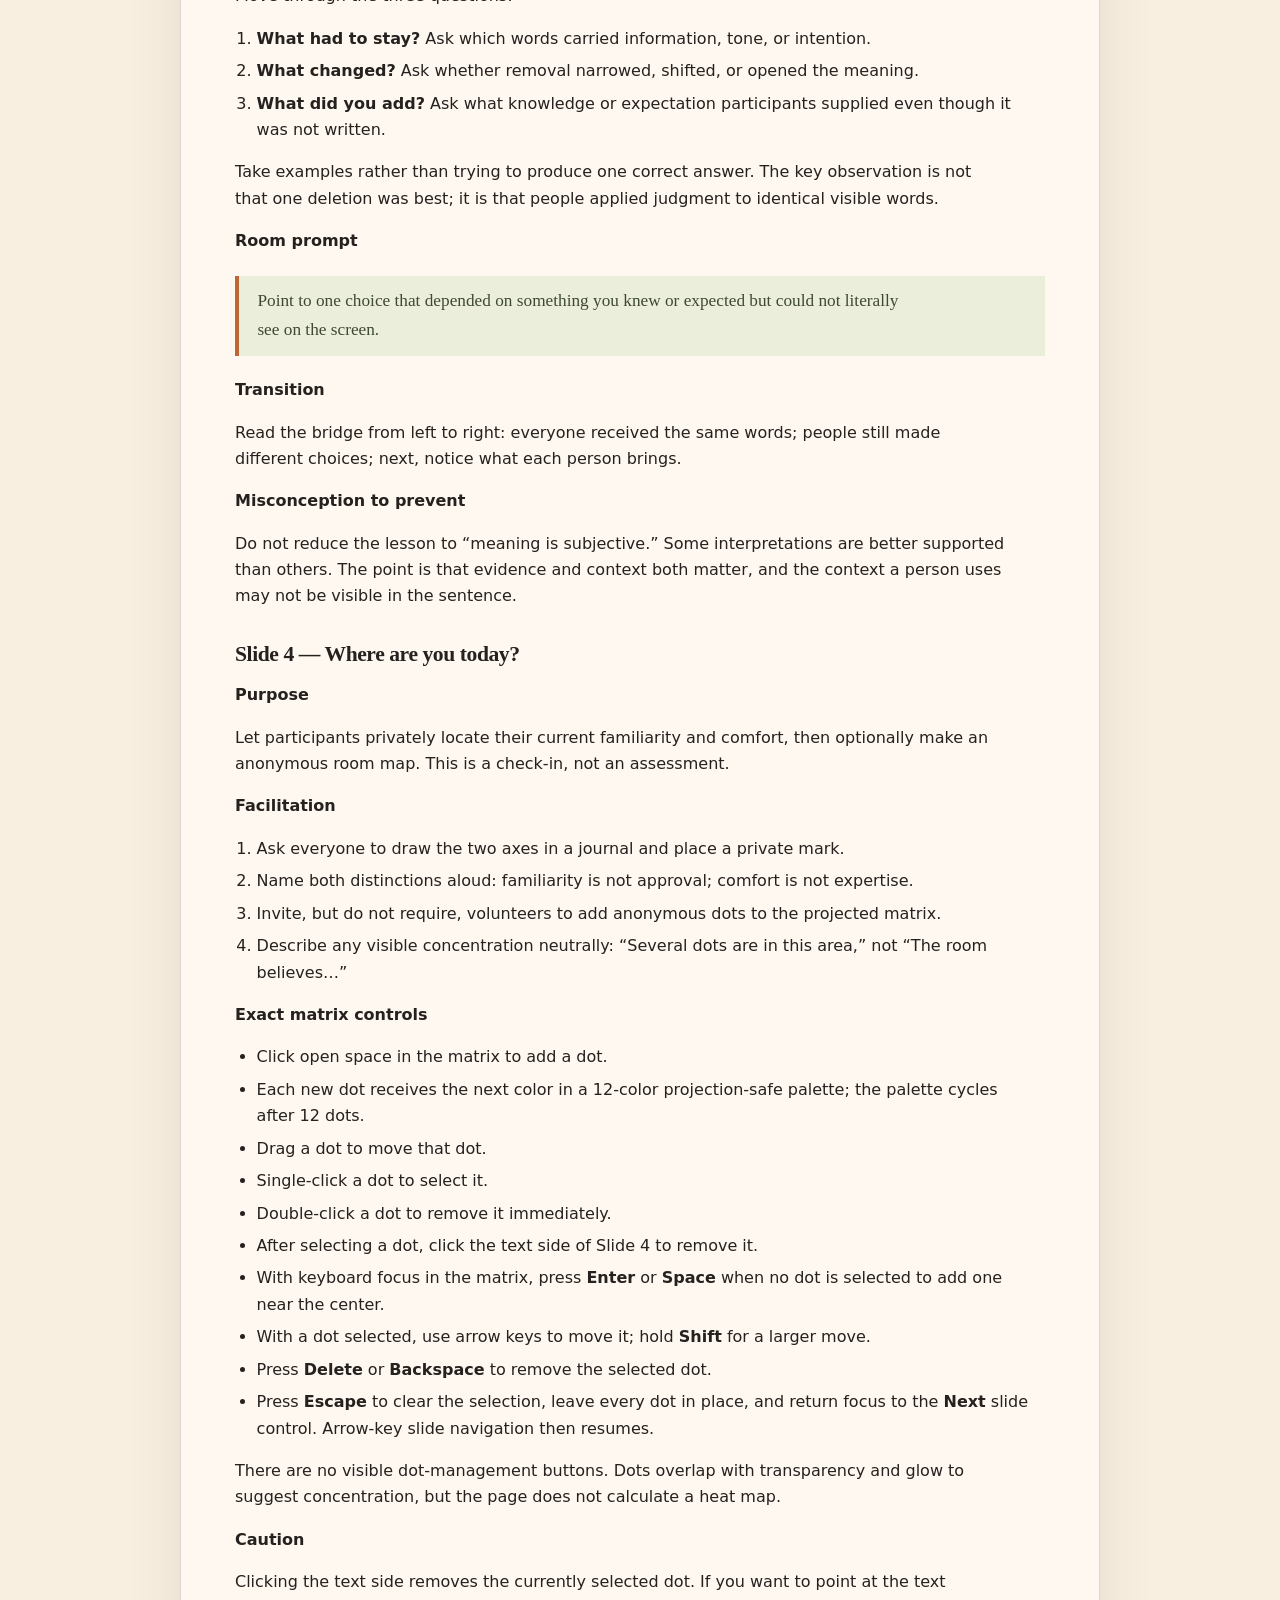
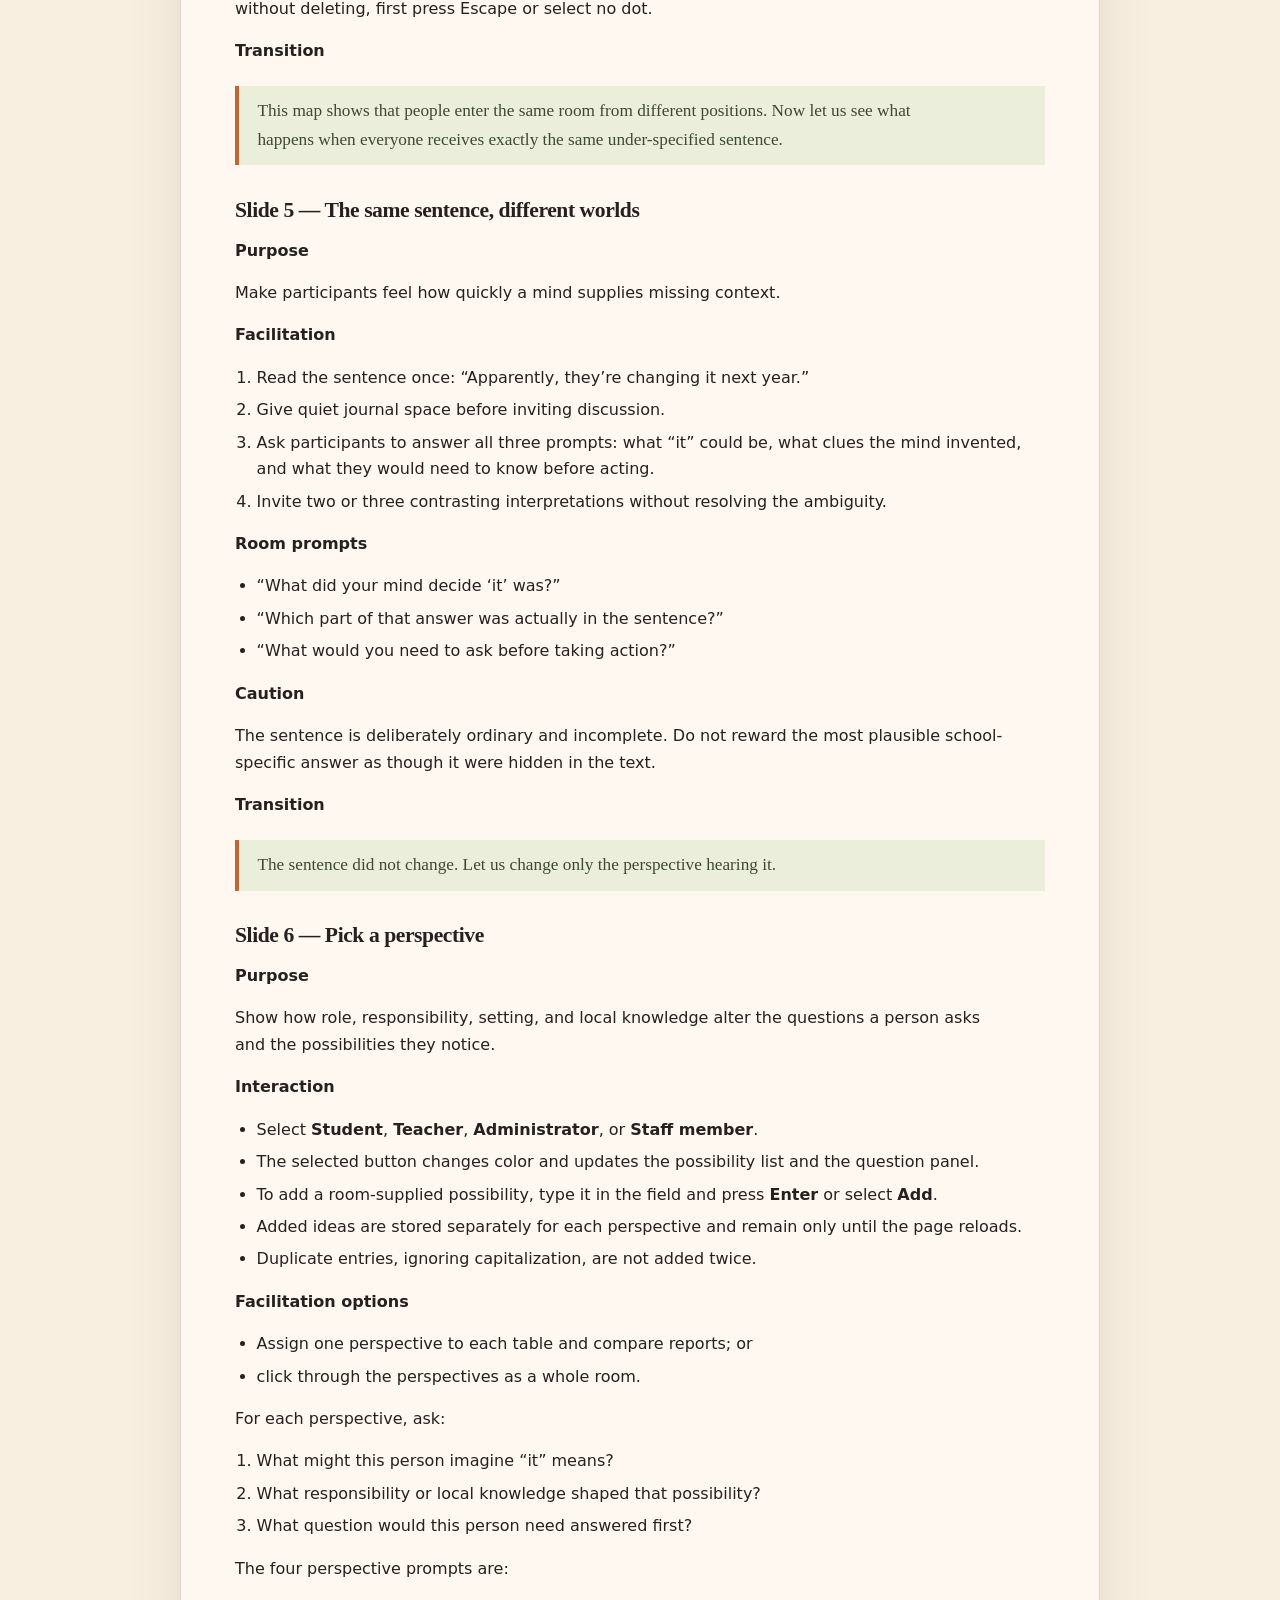
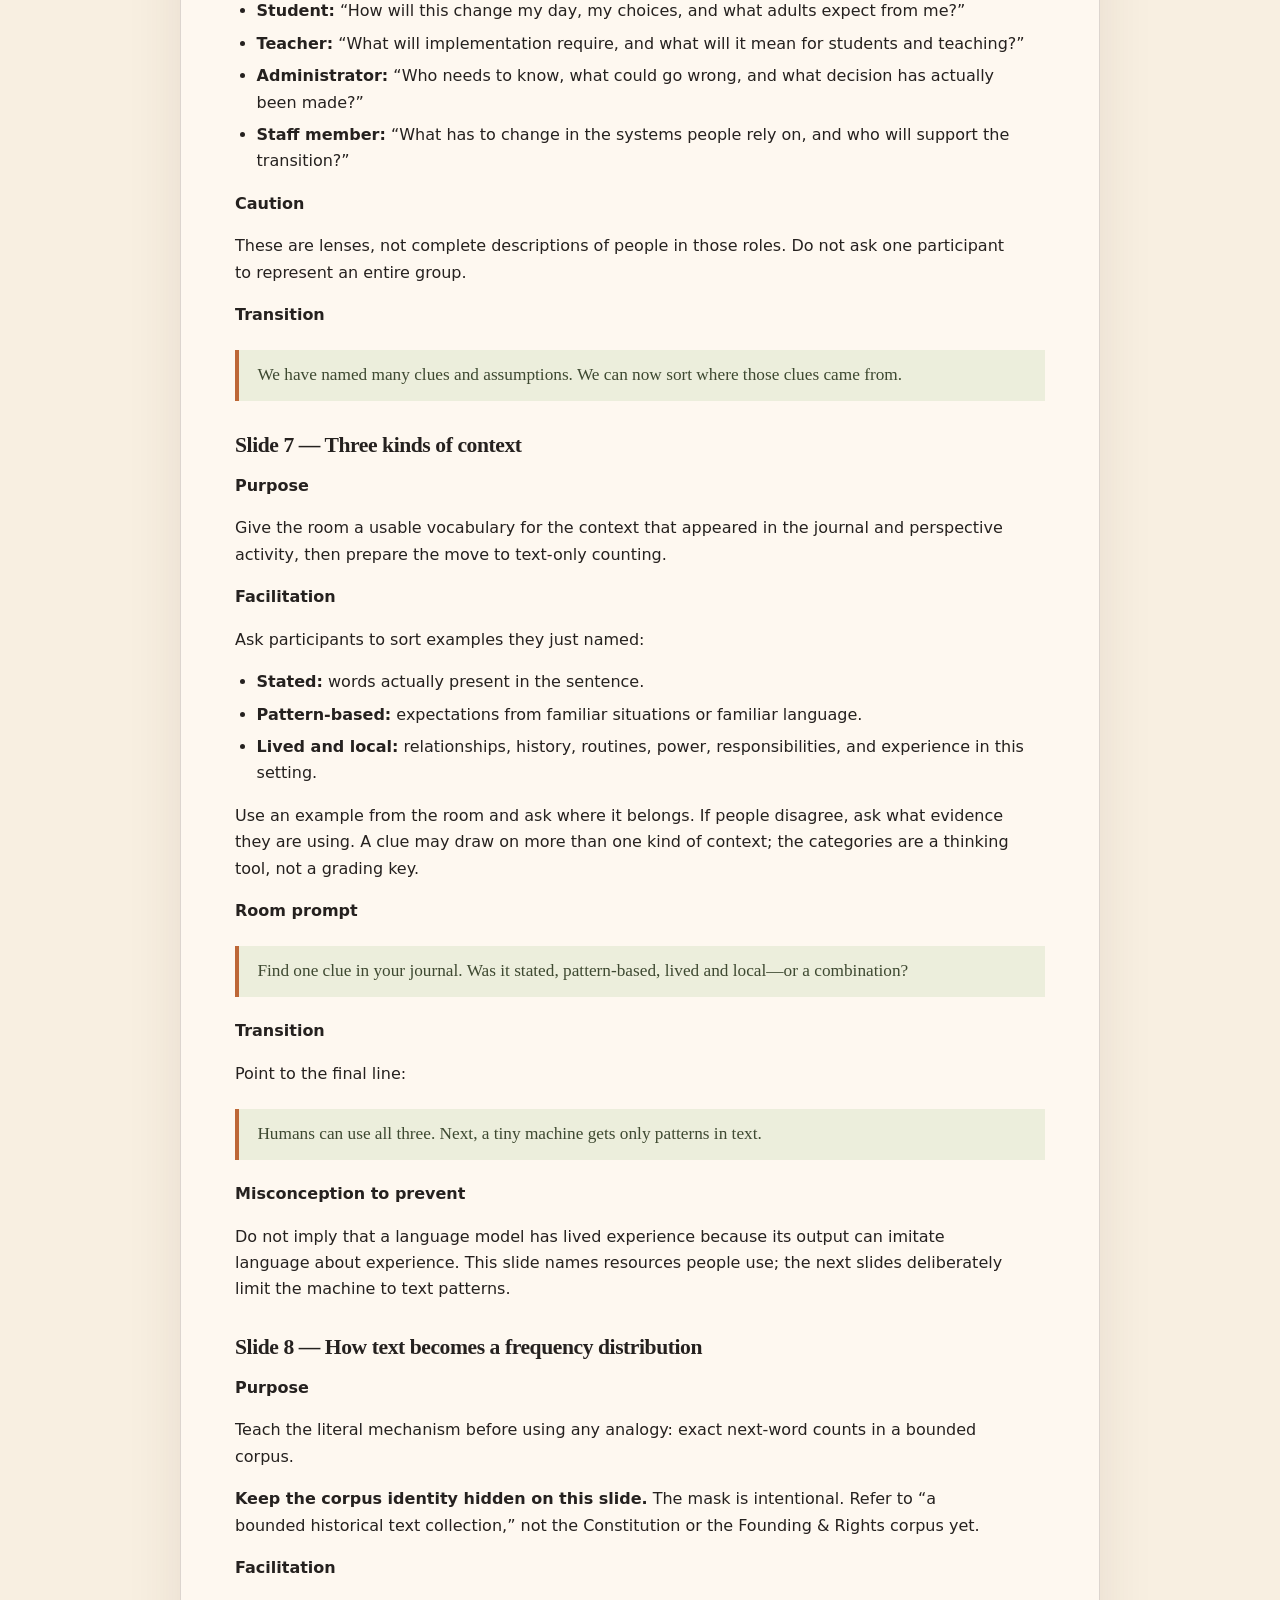
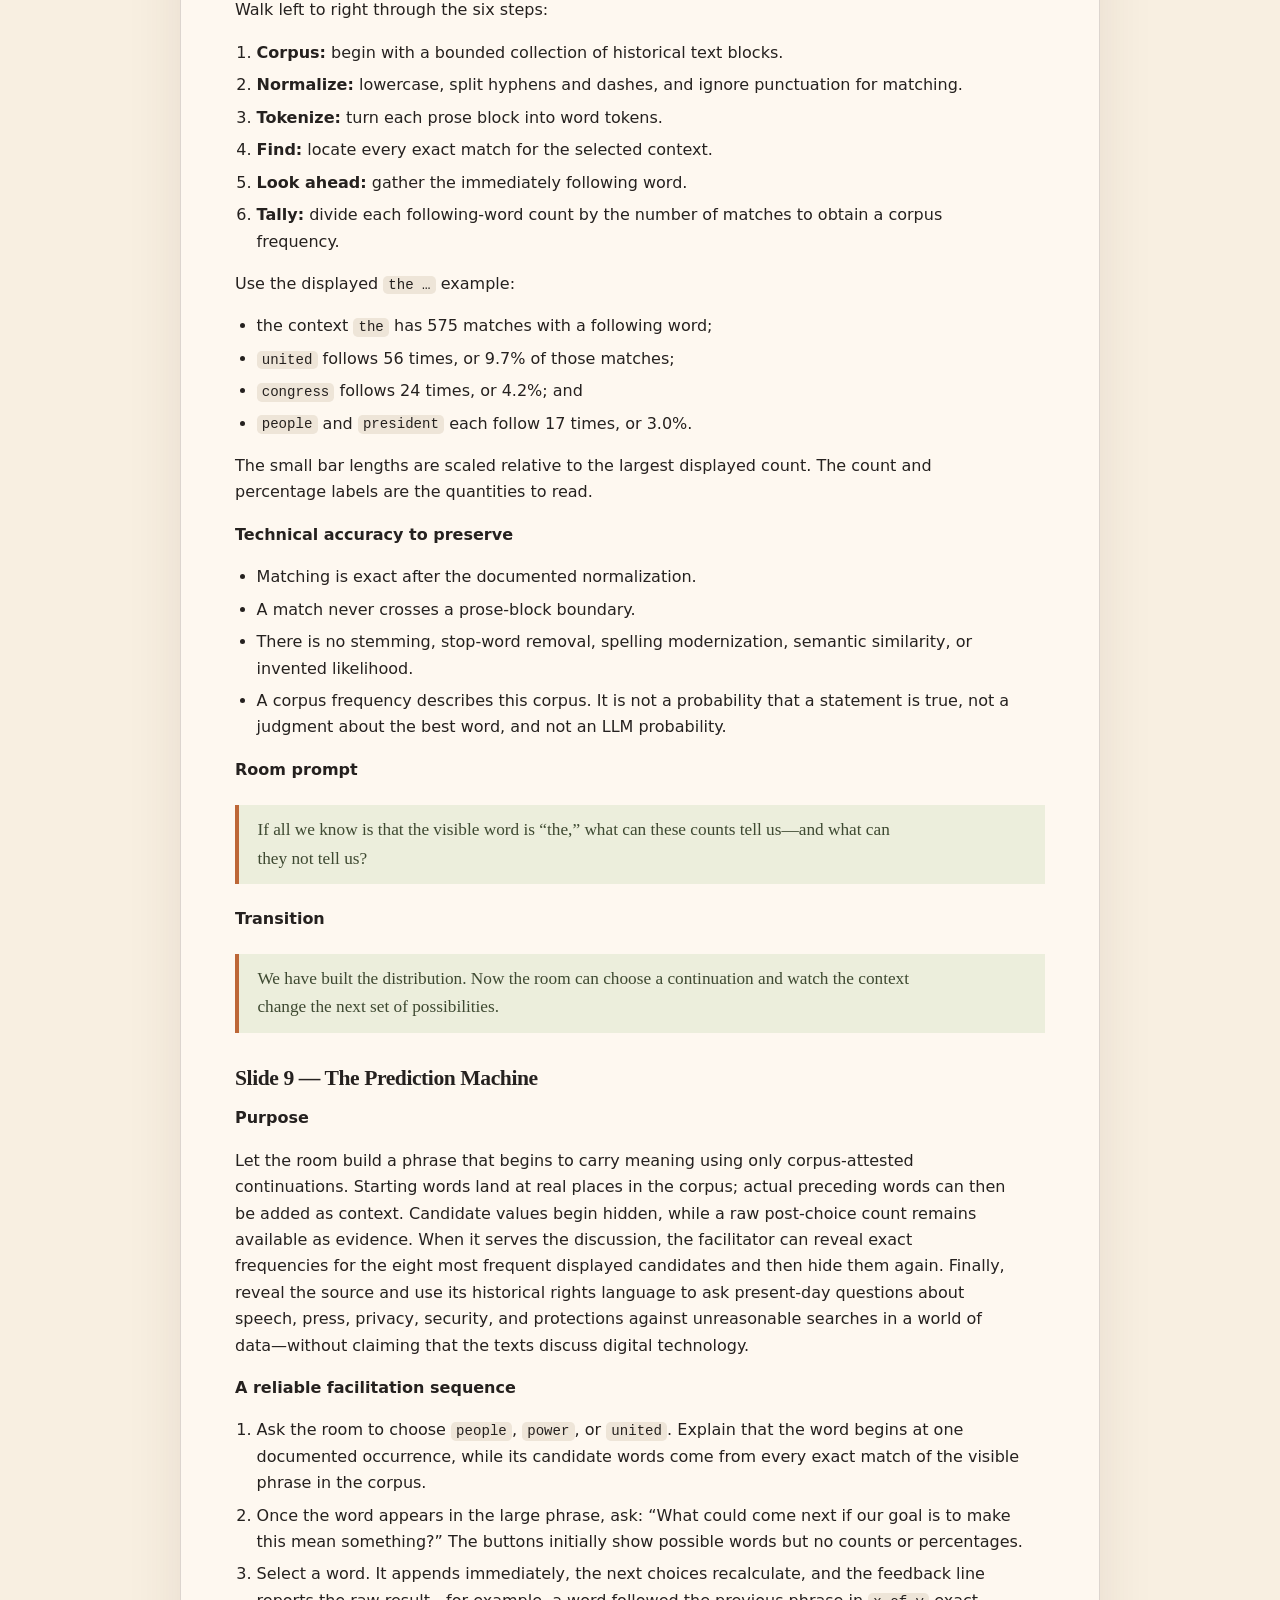
<file: meaning-prediction/facilitator-guide.html>
<!doctype html>
<html lang="en">
<head>
  <meta charset="utf-8">
  <meta name="viewport" content="width=device-width, initial-scale=1">
  <meta name="description" content="Facilitator guide for the Meaning and Prediction workshop.">
  <title>Facilitator Guide · Meaning ↔ Prediction</title>
  <style>
    :root { color-scheme: light; --paper: #f8efe1; --card: #fffaf3; --ink: #25211f; --muted: #6d6258; --clay: #bd6737; --clay-dark: #7c3f20; --sage: #dbe6ca; --line: rgba(37, 33, 31, .16); }
    * { box-sizing: border-box; }
    html { background: var(--paper); }
    body { margin: 0; color: var(--ink); background: radial-gradient(circle at 92% 4%, rgba(109,123,83,.2), transparent 25rem), var(--paper); font-family: Inter, ui-sans-serif, system-ui, -apple-system, BlinkMacSystemFont, "Segoe UI", sans-serif; line-height: 1.65; }
    a { color: var(--clay-dark); text-underline-offset: 3px; }
    .shell { width: min(920px, calc(100% - 36px)); margin: 0 auto; padding: 30px 0 72px; }
    .topbar { display: flex; align-items: center; justify-content: space-between; gap: 20px; padding-bottom: 24px; border-bottom: 1px solid var(--line); }
    .brand { margin: 0; font-size: .84rem; font-weight: 800; letter-spacing: .12em; text-transform: uppercase; }
    .back { font-weight: 750; }
    .hero { padding: clamp(46px, 8vw, 88px) 0 36px; }
    .eyebrow { margin: 0 0 12px; color: var(--clay-dark); font-size: .8rem; font-weight: 800; letter-spacing: .12em; text-transform: uppercase; }
    h1, h2, h3 { color: var(--ink); font-family: Georgia, "Times New Roman", serif; line-height: 1.05; }
    h1 { max-width: 760px; margin: 0; font-size: clamp(3rem, 8vw, 5.8rem); letter-spacing: -.055em; }
    .lede { max-width: 680px; margin: 22px 0 0; color: var(--muted); font-size: 1.15rem; }
    .guide { padding: clamp(26px, 5vw, 54px); border: 1px solid var(--line); border-radius: 26px; background: rgba(255,250,243,.86); box-shadow: 0 20px 55px rgba(65,48,34,.1); }
    .guide h1 { display: none; }
    .guide h2 { margin: 3rem 0 1rem; padding-top: .35rem; font-size: clamp(2rem, 4vw, 2.75rem); letter-spacing: -.035em; }
    .guide h2:first-child, .guide h1 + h2 { margin-top: 0; }
    .guide h3 { margin: 2.1rem 0 .7rem; font-size: 1.35rem; letter-spacing: -.02em; }
    .guide p, .guide li { max-width: 76ch; }
    .guide ul, .guide ol { padding-left: 1.35rem; }
    .guide li + li { margin-top: .38rem; }
    .guide blockquote { margin: 1.35rem 0; border-left: 4px solid var(--clay); padding: .45rem 1.15rem; background: rgba(219,230,202,.5); color: #3e4931; font-family: Georgia, "Times New Roman", serif; font-size: 1.08rem; }
    .guide blockquote p { margin: .25rem 0; }
    .guide code { border-radius: .3rem; padding: .08rem .32rem; background: #eee5d8; font-family: ui-monospace, SFMono-Regular, Menlo, monospace; font-size: .88em; }
    .guide table { width: 100%; margin: 1.5rem 0; border-collapse: collapse; font-size: .94rem; }
    .guide th, .guide td { border: 1px solid var(--line); padding: .65rem .7rem; vertical-align: top; text-align: left; }
    .guide th { background: var(--sage); font-weight: 800; }
    .guide tr:nth-child(even) td { background: rgba(248,239,225,.55); }
    .guide strong { font-weight: 800; }
    .status { margin: 0; color: var(--muted); }
    .error { border: 1px solid #b34532; border-radius: 12px; padding: 16px; background: #fff0ea; }
    footer { margin-top: 28px; color: var(--muted); font-size: .92rem; }
    @media (max-width: 620px) { .shell { width: min(100% - 24px, 920px); } .topbar { align-items: flex-start; flex-direction: column; } .guide { padding: 24px 18px; border-radius: 18px; } .guide table { display: block; overflow-x: auto; } }
    @media print { body { background: #fff; } .shell { width: 100%; padding: 0; } .topbar, footer { display: none; } .hero { padding: 0 0 24px; } .guide { border: 0; box-shadow: none; padding: 0; } a { color: inherit; } }
  </style>
</head>
<body>
  <div class="shell">
    <header class="topbar">
      <p class="brand">Meaning ↔ Prediction</p>
      <a class="back" href="./">Open presentation →</a>
    </header>
    <main>
      <section class="hero" aria-labelledby="page-title">
        <p class="eyebrow">Facilitator materials</p>
        <h1 id="page-title">Facilitator guide</h1>
        <p class="lede">Preparation, slide-by-slide moves, language, contingencies, and a rehearsal checklist for leading the room.</p>
      </section>
      <article class="guide" id="guide" aria-live="polite"><p class="status">Loading guide…</p></article>
    </main>
    <footer>Source: <a href="./facilitator-guide.md">facilitator-guide.md</a> · The Markdown file remains the editable source.</footer>
  </div>
  <script>
    const guide = document.getElementById('guide');
    const escapeHtml = (text) => text.replace(/&/g, '&amp;').replace(/</g, '&lt;').replace(/>/g, '&gt;').replace(/"/g, '&quot;');
    const safeUrl = (url) => /^(https?:|mailto:|\.\/|\.\.\/|\/|#)/i.test(url) ? url : '#';
    function inline(text) {
      let html = escapeHtml(text);
      html = html.replace(/`([^`]+)`/g, '<code>$1</code>');
      html = html.replace(/\*\*([^*]+)\*\*/g, '<strong>$1</strong>');
      html = html.replace(/\[([^\]]+)\]\(([^\s)]+)\)/g, (_, label, url) => `<a href="${safeUrl(url)}">${label}</a>`);
      return html;
    }
    function isTableSeparator(line) { return /^\s*\|?\s*:?-{3,}:?\s*(\|\s*:?-{3,}:?\s*)+\|?\s*$/.test(line); }
    function tableCells(line) { return line.trim().replace(/^\||\|$/g, '').split('|').map(cell => inline(cell.trim())); }
    function render(markdown) {
      const lines = markdown.replace(/\r\n?/g, '\n').split('\n');
      const out = []; let i = 0;
      while (i < lines.length) {
        const line = lines[i];
        if (!line.trim()) { i++; continue; }
        const heading = line.match(/^(#{1,3})\s+(.+)$/);
        if (heading) { const level = heading[1].length; out.push(`<h${level}>${inline(heading[2])}</h${level}>`); i++; continue; }
        if (i + 1 < lines.length && line.includes('|') && isTableSeparator(lines[i + 1])) {
          const headers = tableCells(line); i += 2; const rows = [];
          while (i < lines.length && lines[i].includes('|') && lines[i].trim()) { rows.push(tableCells(lines[i++])); }
          out.push(`<table><thead><tr>${headers.map(cell => `<th>${cell}</th>`).join('')}</tr></thead><tbody>${rows.map(row => `<tr>${row.map(cell => `<td>${cell}</td>`).join('')}</tr>`).join('')}</tbody></table>`); continue;
        }
        if (/^>\s?/.test(line)) { const quote = []; while (i < lines.length && /^>\s?/.test(lines[i])) quote.push(lines[i++].replace(/^>\s?/, '')); out.push(`<blockquote><p>${inline(quote.join(' '))}</p></blockquote>`); continue; }
        const unordered = line.match(/^[-*]\s+(.+)$/); const ordered = line.match(/^\d+\.\s+(.+)$/);
        if (unordered || ordered) { const tag = ordered ? 'ol' : 'ul'; const pattern = ordered ? /^\d+\.\s+(.+)$/ : /^[-*]\s+(.+)$/; const items = []; while (i < lines.length && pattern.test(lines[i])) items.push(inline(lines[i++].match(pattern)[1])); out.push(`<${tag}>${items.map(item => `<li>${item}</li>`).join('')}</${tag}>`); continue; }
        const paragraph = [line.trim()]; i++; while (i < lines.length && lines[i].trim() && !/^(#{1,3})\s+|^[-*]\s+|^\d+\.\s+|^>\s?/.test(lines[i]) && !(lines[i].includes('|') && isTableSeparator(lines[i + 1] || ''))) paragraph.push(lines[i++].trim()); out.push(`<p>${inline(paragraph.join(' '))}</p>`);
      }
      return out.join('\n');
    }
    fetch('./facilitator-guide.md').then(response => { if (!response.ok) throw new Error('Guide unavailable'); return response.text(); }).then(markdown => { guide.innerHTML = render(markdown); }).catch(() => { guide.innerHTML = '<p class="error">The guide could not load. <a href="./facilitator-guide.md">Open the Markdown source</a>.</p>'; });
  </script>
</body>
</html>
</file>
<file: meaning-prediction/document-viewer.css>
:root { color-scheme: light; --paper: #f8efe1; --card: #fffaf3; --ink: #25211f; --muted: #6d6258; --clay: #bd6737; --clay-dark: #7c3f20; --sage: #dbe6ca; --line: rgba(37, 33, 31, .16); }
* { box-sizing: border-box; }
html { background: var(--paper); }
body { margin: 0; color: var(--ink); background: radial-gradient(circle at 92% 4%, rgba(109,123,83,.2), transparent 25rem), var(--paper); font-family: Inter, ui-sans-serif, system-ui, -apple-system, BlinkMacSystemFont, "Segoe UI", sans-serif; line-height: 1.65; }
a { color: var(--clay-dark); text-underline-offset: 3px; }
.shell { width: min(920px, calc(100% - 36px)); margin: 0 auto; padding: 30px 0 72px; }
.topbar { display: flex; align-items: center; justify-content: space-between; gap: 20px; padding-bottom: 24px; border-bottom: 1px solid var(--line); }
.brand { margin: 0; font-size: .84rem; font-weight: 800; letter-spacing: .12em; text-transform: uppercase; }
.back { font-weight: 750; }
.hero { padding: clamp(46px, 8vw, 88px) 0 36px; }
.eyebrow { margin: 0 0 12px; color: var(--clay-dark); font-size: .8rem; font-weight: 800; letter-spacing: .12em; text-transform: uppercase; }
h1, h2, h3 { color: var(--ink); font-family: Georgia, "Times New Roman", serif; line-height: 1.05; }
h1 { max-width: 760px; margin: 0; font-size: clamp(3rem, 8vw, 5.8rem); letter-spacing: -.055em; }
.lede { max-width: 680px; margin: 22px 0 0; color: var(--muted); font-size: 1.15rem; }
.document { padding: clamp(26px, 5vw, 54px); border: 1px solid var(--line); border-radius: 26px; background: rgba(255,250,243,.86); box-shadow: 0 20px 55px rgba(65,48,34,.1); }
.document h1 { display: none; }
.document h2 { margin: 3rem 0 1rem; padding-top: .35rem; font-size: clamp(2rem, 4vw, 2.75rem); letter-spacing: -.035em; }
.document h2:first-child, .document h1 + h2 { margin-top: 0; }
.document h3 { margin: 2.1rem 0 .7rem; font-size: 1.35rem; letter-spacing: -.02em; }
.document p, .document li { max-width: 76ch; }
.document ul, .document ol { padding-left: 1.35rem; }
.document li + li { margin-top: .38rem; }
.document blockquote { margin: 1.35rem 0; border-left: 4px solid var(--clay); padding: .45rem 1.15rem; background: rgba(219,230,202,.5); color: #3e4931; font-family: Georgia, "Times New Roman", serif; font-size: 1.08rem; }
.document blockquote p { margin: .25rem 0; }
.document code { border-radius: .3rem; padding: .08rem .32rem; background: #eee5d8; font-family: ui-monospace, SFMono-Regular, Menlo, monospace; font-size: .88em; }
.document table { width: 100%; margin: 1.5rem 0; border-collapse: collapse; font-size: .94rem; }
.document th, .document td { border: 1px solid var(--line); padding: .65rem .7rem; vertical-align: top; text-align: left; }
.document th { background: var(--sage); font-weight: 800; }
.document tr:nth-child(even) td { background: rgba(248,239,225,.55); }
.document strong { font-weight: 800; }
.status { margin: 0; color: var(--muted); }
.error { border: 1px solid #b34532; border-radius: 12px; padding: 16px; background: #fff0ea; }
footer { margin-top: 28px; color: var(--muted); font-size: .92rem; }
@media (max-width: 620px) { .shell { width: min(100% - 24px, 920px); } .topbar { align-items: flex-start; flex-direction: column; } .document { padding: 24px 18px; border-radius: 18px; } .document table { display: block; overflow-x: auto; } }
@media print { body { background: #fff; } .shell { width: 100%; padding: 0; } .topbar, footer { display: none; } .hero { padding: 0 0 24px; } .document { border: 0; box-shadow: none; padding: 0; } a { color: inherit; } }
</file>
